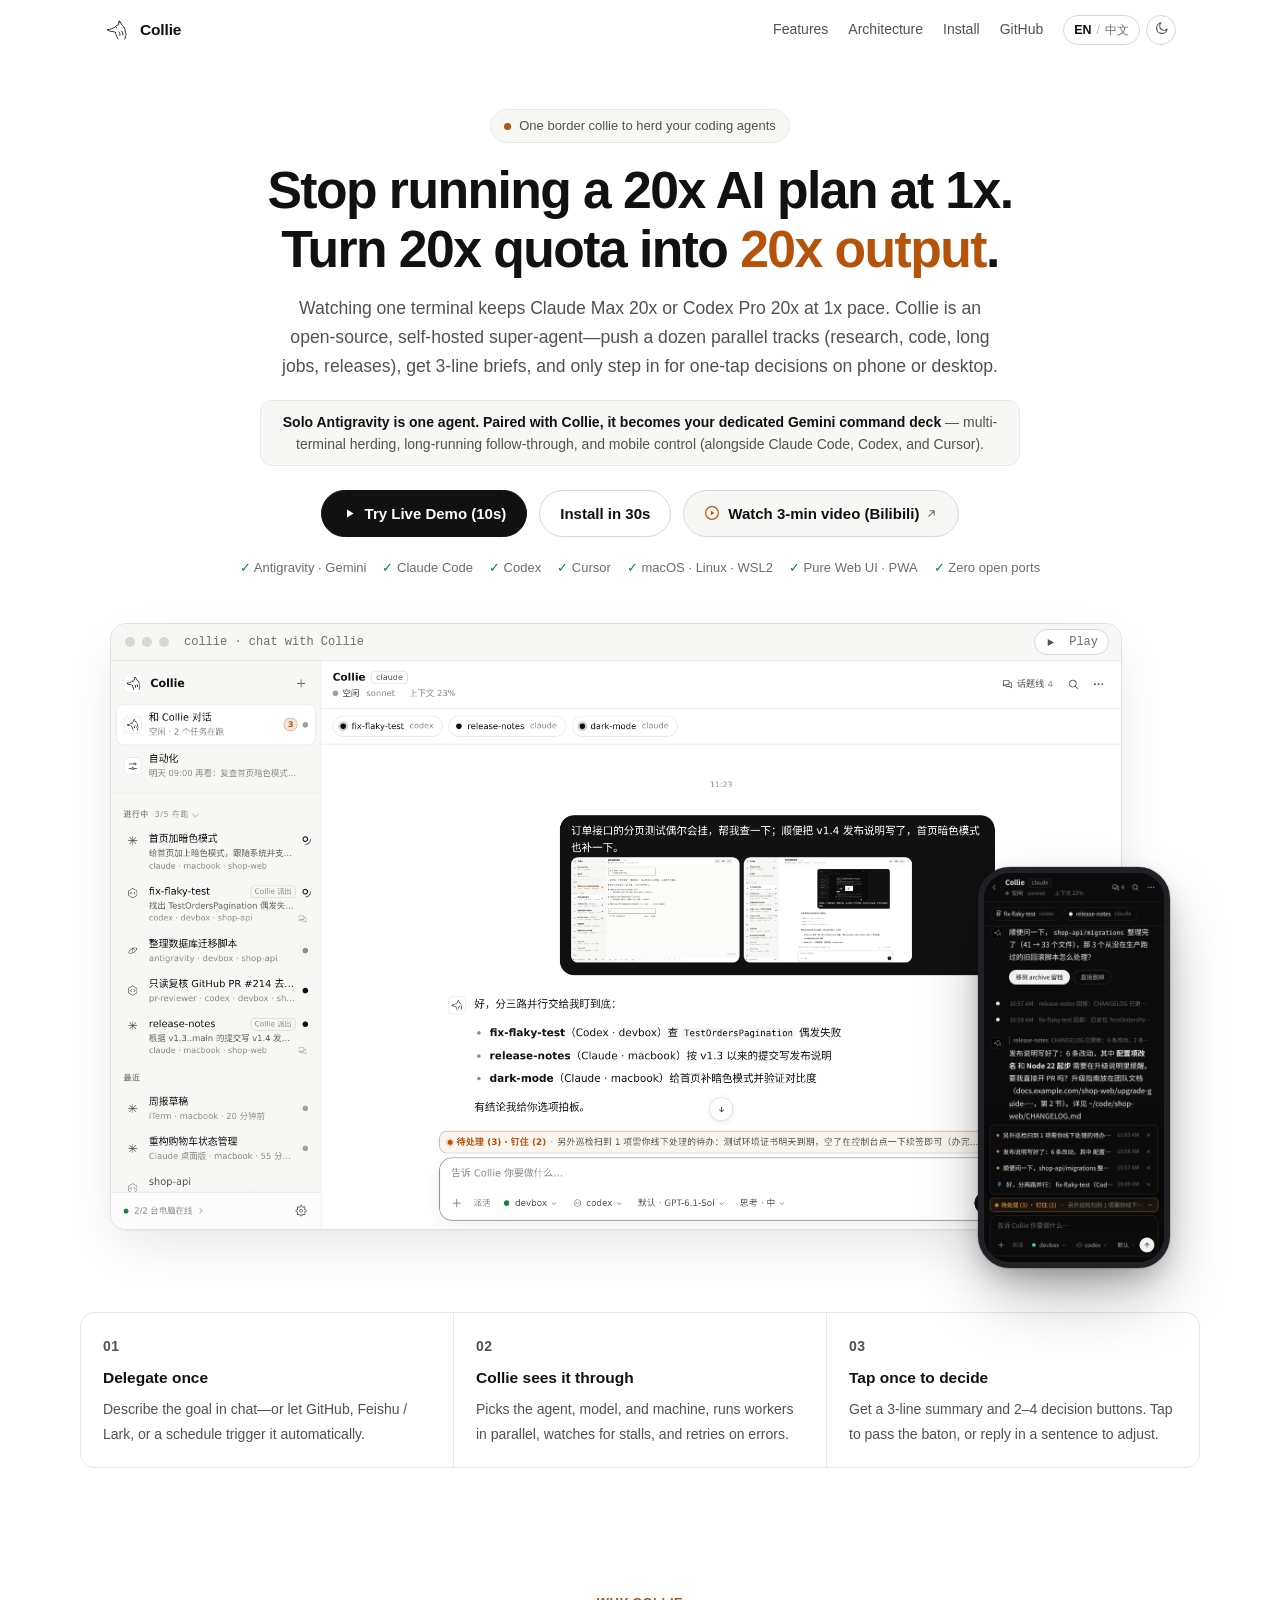
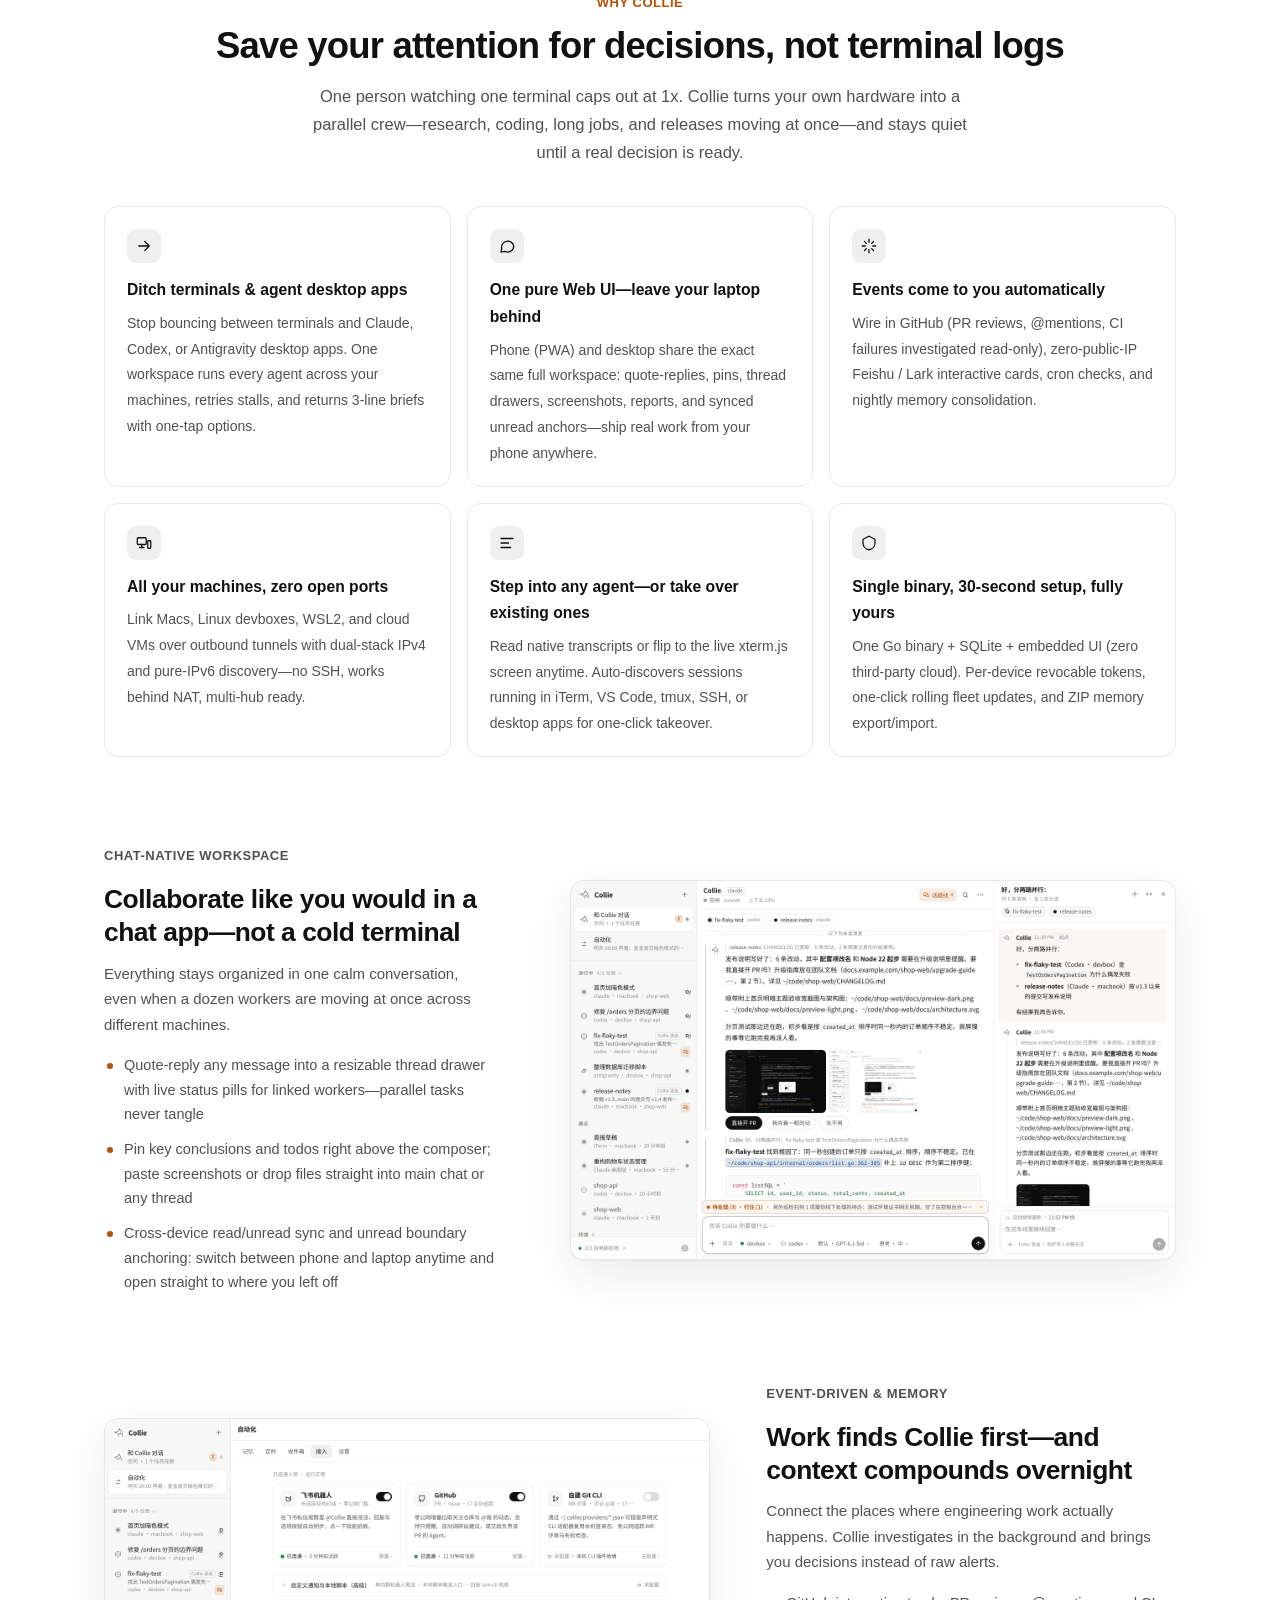
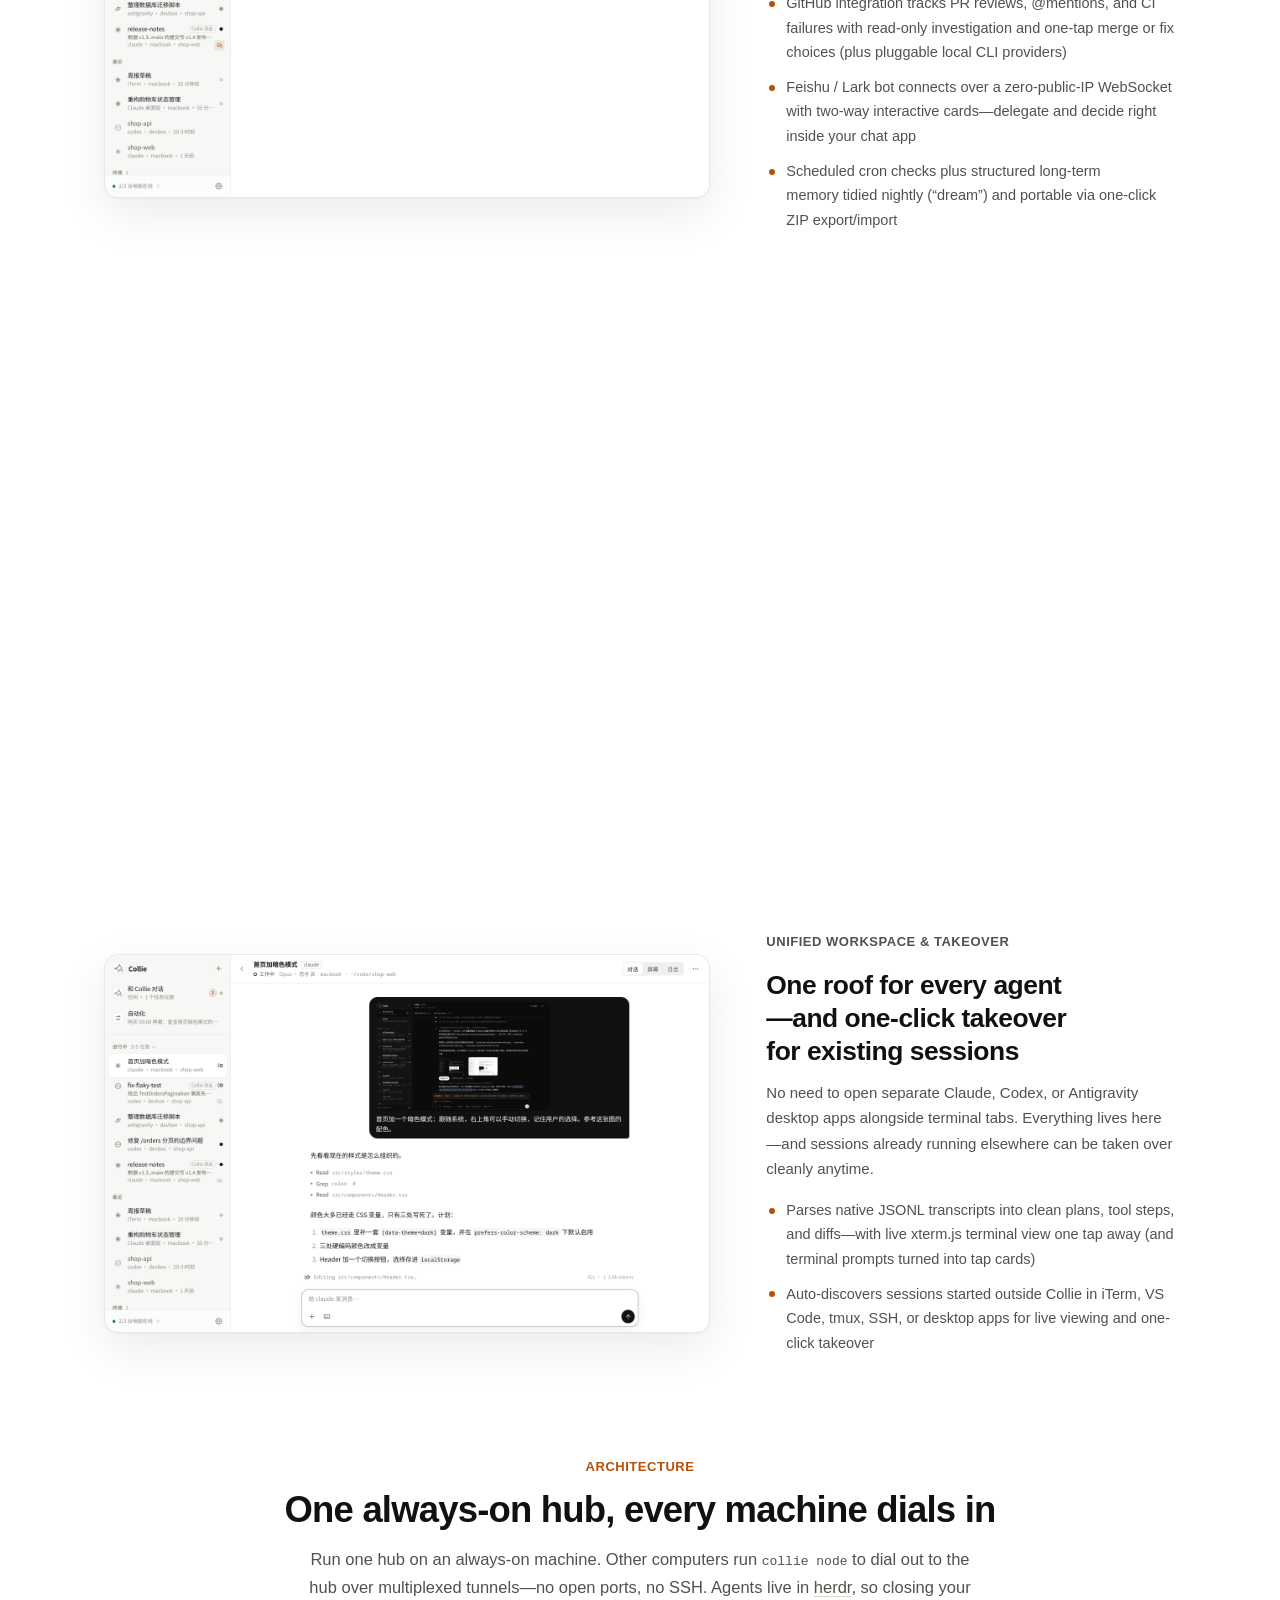
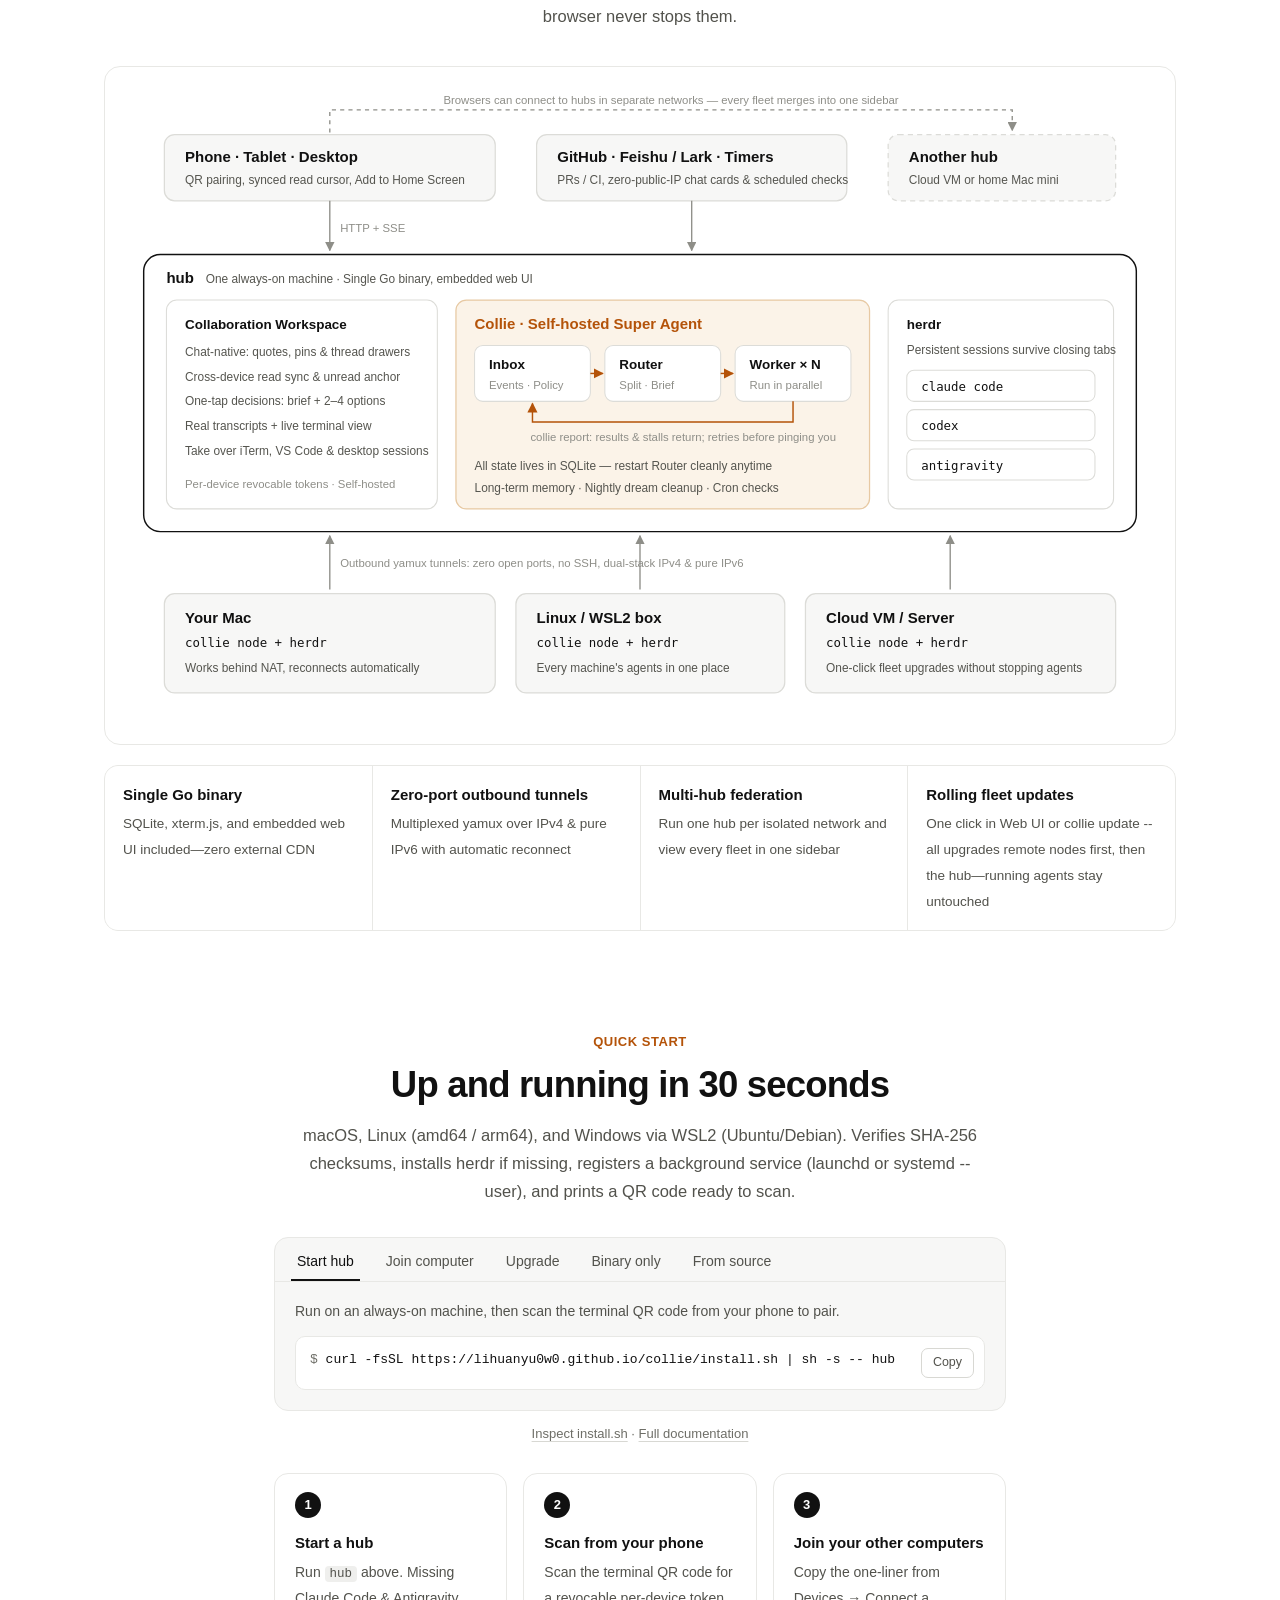
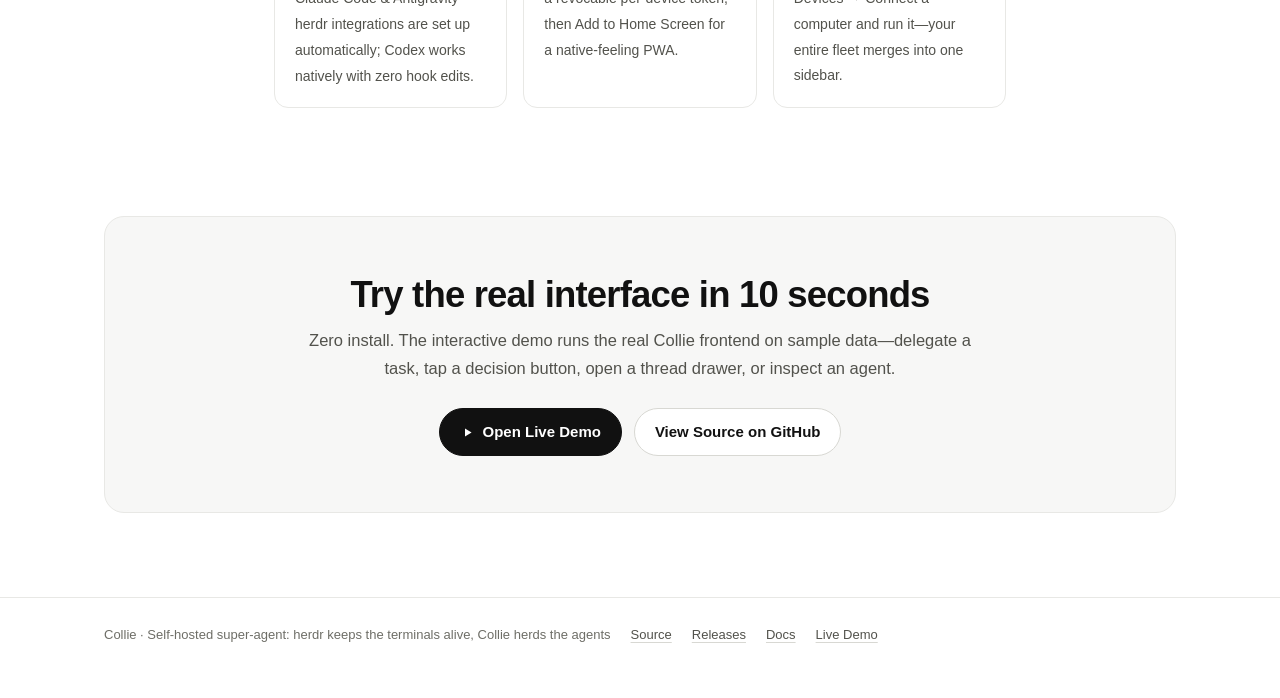
<file: docs/index.html>
<!DOCTYPE html>
<html lang="en" class="js">
<head>
<meta charset="utf-8">
<meta name="viewport" content="width=device-width, initial-scale=1.0, viewport-fit=cover">
<meta name="color-scheme" content="light dark">
<script>
try {
  var t = localStorage.getItem("collie-theme");
  if (t === "light" || t === "dark") document.querySelector('meta[name="color-scheme"]').content = t;
} catch (e) {}
window.onerror = function () { document.documentElement.classList.remove("js"); };
</script>
<title>Collie · Turn Your 20x AI Plan into 20x Output — Self-Hosted Super Agent</title>
<meta name="description" content="Stop running a 20x AI plan at 1x. Collie is an open-source, self-hosted super-agent herding Antigravity, Claude Code, Codex, and Cursor across machines—pushing a dozen parallel tracks and returning 3-line briefs with one-tap decisions in one pure Web UI.">
<link rel="canonical" href="https://lihuanyu0w0.github.io/collie/">
<meta property="og:type" content="website">
<meta property="og:site_name" content="Collie">
<meta property="og:url" content="https://lihuanyu0w0.github.io/collie/">
<meta property="og:title" content="Collie — Turn Your 20x AI Plan into 20x Output">
<meta property="og:description" content="Watching one terminal at a time keeps Claude Max 20x or Codex Pro 20x at 1x output. Collie runs a dozen parallel agent tracks across your machines and delivers 3-line briefs with one-tap decisions on phone and desktop.">
<meta property="og:image" content="https://lihuanyu0w0.github.io/collie/img/hero-light.png">
<meta property="og:image:width" content="1920">
<meta property="og:image:height" content="1080">
<meta property="og:image:alt" content="Collie workspace showing parallel Claude Code and Codex workers reporting back with a concise brief and one-tap decision buttons">
<meta name="twitter:card" content="summary_large_image">
<meta name="twitter:title" content="Collie — Turn Your 20x AI Plan into 20x Output">
<meta name="twitter:description" content="Stop running a 20x AI plan at 1x. Herd Antigravity, Claude Code, Codex, and Cursor in parallel—3-line briefs and one-tap decisions on phone and desktop.">
<meta name="twitter:image" content="https://lihuanyu0w0.github.io/collie/img/hero-light.png">
<meta name="twitter:image:alt" content="Collie workspace showing parallel Claude Code and Codex workers reporting back with a concise brief and one-tap decision buttons">
<link rel="icon" href="icon.svg" type="image/svg+xml">
<style>
:root {
  --bg-light: #ffffff; --bg-2-light: #f7f7f6; --bg-3-light: #efefed;
  --line-light: #e8e8e5; --line-2-light: #d8d8d3;
  --fg-light: #111111; --fg-2-light: #52524c; --fg-3-light: #6e6e67;
  --accent-light: #111111; --on-accent-light: #ffffff;
  --ok-light: #15803d; --attn-light: #b45309; --attn-soft-light: #fbf3e8;
  --shadow-light: 0 1px 2px rgba(0,0,0,.04), 0 16px 48px rgba(0,0,0,.08);
  --frame-border-light: #e2e2dd;
  --frame-shadow-light: 0 1px 2px rgba(0,0,0,.04), 0 20px 56px -8px rgba(0,0,0,.10);
  --phone-bezel-light: #18181b;
  --phone-shadow-light: 0 0 0 1px rgba(17,17,17,.14), 0 12px 28px -6px rgba(0,0,0,.24), 0 32px 68px -12px rgba(0,0,0,.34);

  --bg-dark: #0b0b0c; --bg-2-dark: #131315; --bg-3-dark: #1c1c1f;
  --line-dark: #232327; --line-2-dark: #323238;
  --fg-dark: #ededeb; --fg-2-dark: #a6a6a0; --fg-3-dark: #888882;
  --accent-dark: #f2f2f0; --on-accent-dark: #0b0b0c;
  --ok-dark: #4ade80; --attn-dark: #f0a35e; --attn-soft-dark: #2a1f12;
  --shadow-dark: 0 1px 2px rgba(0,0,0,.45), 0 20px 56px rgba(0,0,0,.55);
  --frame-border-dark: rgba(255,255,255,.16);
  --frame-shadow-dark: 0 0 0 1px rgba(255,255,255,.08), 0 24px 68px rgba(0,0,0,.64);
  --phone-bezel-dark: #202026;
  --phone-shadow-dark: 0 0 0 1px rgba(255,255,255,.20), 0 14px 32px -6px rgba(0,0,0,.68), 0 36px 76px -12px rgba(0,0,0,.88);

  --bg: var(--bg-light); --bg-2: var(--bg-2-light); --bg-3: var(--bg-3-light);
  --line: var(--line-light); --line-2: var(--line-2-light);
  --fg: var(--fg-light); --fg-2: var(--fg-2-light); --fg-3: var(--fg-3-light);
  --accent: var(--accent-light); --on-accent: var(--on-accent-light);
  --ok: var(--ok-light); --attn: var(--attn-light); --attn-soft: var(--attn-soft-light);
  --shadow: var(--shadow-light);
  --frame-border: var(--frame-border-light);
  --frame-shadow: var(--frame-shadow-light);
  --phone-bezel: var(--phone-bezel-light);
  --phone-shadow: var(--phone-shadow-light);

  --target-size: 28px;
  --sans: -apple-system, BlinkMacSystemFont, "Inter", "PingFang SC", "Hiragino Sans GB", "Segoe UI", sans-serif;
  --mono: "JetBrains Mono", "SF Mono", ui-monospace, Menlo, Consolas, monospace;
  color-scheme: light dark;
}
@media (pointer: coarse) {
  :root { --target-size: 44px; }
}
@media (prefers-color-scheme: dark) {
  :root {
    --bg: var(--bg-dark); --bg-2: var(--bg-2-dark); --bg-3: var(--bg-3-dark);
    --line: var(--line-dark); --line-2: var(--line-2-dark);
    --fg: var(--fg-dark); --fg-2: var(--fg-2-dark); --fg-3: var(--fg-3-dark);
    --accent: var(--accent-dark); --on-accent: var(--on-accent-dark);
    --ok: var(--ok-dark); --attn: var(--attn-dark); --attn-soft: var(--attn-soft-dark);
    --shadow: var(--shadow-dark);
    --frame-border: var(--frame-border-dark);
    --frame-shadow: var(--frame-shadow-dark);
    --phone-bezel: var(--phone-bezel-dark);
    --phone-shadow: var(--phone-shadow-dark);
  }
}
@supports (color: light-dark(white, black)) {
  :root {
    --bg: light-dark(var(--bg-light), var(--bg-dark));
    --bg-2: light-dark(var(--bg-2-light), var(--bg-2-dark));
    --bg-3: light-dark(var(--bg-3-light), var(--bg-3-dark));
    --line: light-dark(var(--line-light), var(--line-dark));
    --line-2: light-dark(var(--line-2-light), var(--line-2-dark));
    --fg: light-dark(var(--fg-light), var(--fg-dark));
    --fg-2: light-dark(var(--fg-2-light), var(--fg-2-dark));
    --fg-3: light-dark(var(--fg-3-light), var(--fg-3-dark));
    --accent: light-dark(var(--accent-light), var(--accent-dark));
    --on-accent: light-dark(var(--on-accent-light), var(--on-accent-dark));
    --ok: light-dark(var(--ok-light), var(--ok-dark));
    --attn: light-dark(var(--attn-light), var(--attn-dark));
    --attn-soft: light-dark(var(--attn-soft-light), var(--attn-soft-dark));
    --frame-border: light-dark(var(--frame-border-light), var(--frame-border-dark));
    --phone-bezel: light-dark(var(--phone-bezel-light), var(--phone-bezel-dark));
  }
}
:root:has(> head > meta[name="color-scheme"][content="dark"]) {
  color-scheme: dark;
  --shadow: var(--shadow-dark);
  --frame-shadow: var(--frame-shadow-dark);
  --phone-shadow: var(--phone-shadow-dark);
}
:root:has(> head > meta[name="color-scheme"][content="light"]) {
  color-scheme: light;
  --shadow: var(--shadow-light);
  --frame-shadow: var(--frame-shadow-light);
  --phone-shadow: var(--phone-shadow-light);
}
@supports not (color: light-dark(white, black)) {
  :root:has(> head > meta[name="color-scheme"][content="dark"]) {
    --bg: var(--bg-dark); --bg-2: var(--bg-2-dark); --bg-3: var(--bg-3-dark);
    --line: var(--line-dark); --line-2: var(--line-2-dark);
    --fg: var(--fg-dark); --fg-2: var(--fg-2-dark); --fg-3: var(--fg-3-dark);
    --accent: var(--accent-dark); --on-accent: var(--on-accent-dark);
    --ok: var(--ok-dark); --attn: var(--attn-dark); --attn-soft: var(--attn-soft-dark);
    --frame-border: var(--frame-border-dark);
    --phone-bezel: var(--phone-bezel-dark);
  }
  :root:has(> head > meta[name="color-scheme"][content="light"]) {
    --bg: var(--bg-light); --bg-2: var(--bg-2-light); --bg-3: var(--bg-3-light);
    --line: var(--line-light); --line-2: var(--line-2-light);
    --fg: var(--fg-light); --fg-2: var(--fg-2-light); --fg-3: var(--fg-3-light);
    --accent: var(--accent-light); --on-accent: var(--on-accent-light);
    --ok: var(--ok-light); --attn: var(--attn-light); --attn-soft: var(--attn-soft-light);
    --frame-border: var(--frame-border-light);
    --phone-bezel: var(--phone-bezel-light);
  }
}

/* Light/dark & language non-color media branching */
.only-dark, .ic-to-light { display: none; }
.only-light, .ic-to-dark { display: block; }
@media (prefers-color-scheme: dark) {
  :root:has(> head > meta[name="color-scheme"][content="light dark"]) .only-light,
  :root:has(> head > meta[name="color-scheme"][content="light dark"]) .ic-to-dark { display: none; }
  :root:has(> head > meta[name="color-scheme"][content="light dark"]) .only-dark,
  :root:has(> head > meta[name="color-scheme"][content="light dark"]) .ic-to-light { display: block; }
}
:root:has(> head > meta[name="color-scheme"][content="dark"]) .only-light,
:root:has(> head > meta[name="color-scheme"][content="dark"]) .ic-to-dark { display: none; }
:root:has(> head > meta[name="color-scheme"][content="dark"]) .only-dark,
:root:has(> head > meta[name="color-scheme"][content="dark"]) .ic-to-light { display: block; }

/* Invert monochrome Collie brand SVG in dark mode */
@media (prefers-color-scheme: dark) {
  :root:has(> head > meta[name="color-scheme"][content="light dark"]) .brand img { filter: invert(1); }
}
:root:has(> head > meta[name="color-scheme"][content="dark"]) .brand img { filter: invert(1); }

/* Language-specific architecture diagrams */
html[lang^="zh"] .lang-only-en { display: none; }
html:not([lang^="zh"]) .lang-only-zh { display: none; }

* { box-sizing: border-box; }
html {
  -webkit-text-size-adjust: 100%;
  scroll-behavior: smooth;
  scroll-padding-top: calc(72px + env(safe-area-inset-top, 0px));
}
body {
  margin: 0;
  background: var(--bg);
  color: var(--fg);
  font: 0.9375rem/1.7 var(--sans);
  font-variant-numeric: tabular-nums;
  overflow-wrap: break-word;
}
a { color: inherit; text-underline-offset: 3px; text-decoration-color: var(--line-2); overflow-wrap: anywhere; }
a:hover { text-decoration-color: currentColor; }
:where(a:any-link, button):focus-visible { outline: 2px solid var(--fg); outline-offset: 2px; }
code, pre { font-family: var(--mono); font-size: 0.8125rem; overflow-wrap: anywhere; }
img, video { max-inline-size: 100%; block-size: auto; display: block; }
h1, h2, h3 { text-wrap: balance; }
p, .feature li, .point span { text-wrap: pretty; }

.wrap {
  max-width: 1120px;
  margin: 0 auto;
  padding-inline: max(24px, env(safe-area-inset-left, 0px), env(safe-area-inset-right, 0px));
}
.narrow { max-width: 780px; }

.visually-hidden:where(:not(:focus-within, :active)) {
  position: absolute !important;
  clip-path: inset(50%) !important;
  overflow: hidden !important;
  width: 1px !important;
  height: 1px !important;
  margin: -1px !important;
  padding: 0 !important;
  border: 0 !important;
  white-space: nowrap !important;
}
.skip-link:focus-visible {
  position: fixed; top: 10px; left: 12px; z-index: 50;
  padding: 8px 14px; border-radius: 8px;
  background: var(--accent); color: var(--on-accent); text-decoration: none;
  font-size: 0.875rem; font-weight: 600;
}

/* Header */
header.top {
  position: sticky; top: 0; z-index: 20;
  padding-top: env(safe-area-inset-top, 0px);
  background: color-mix(in srgb, var(--bg) 86%, transparent);
  backdrop-filter: saturate(1.4) blur(14px);
  -webkit-backdrop-filter: saturate(1.4) blur(14px);
  border-bottom: 1px solid transparent;
  transition: border-color .15s ease;
}
header.top.scrolled { border-bottom-color: var(--line); }
header.top .wrap {
  display: flex; align-items: center; justify-content: space-between;
  gap: 12px; min-block-size: 60px; padding-block: 8px;
}
.brand {
  display: inline-flex; align-items: center; gap: 10px;
  font-weight: 650; font-size: 0.96875rem; letter-spacing: -.01em;
  text-decoration: none; flex: none; min-block-size: var(--target-size);
}
.brand img { width: 26px; height: 26px; }
nav { display: flex; align-items: center; gap: 20px; min-inline-size: 0; }
nav a {
  display: inline-flex; align-items: center;
  min-block-size: var(--target-size);
  color: var(--fg-2); text-decoration: none; font-size: 0.875rem;
}
nav a:hover { color: var(--fg); }
.controls { display: inline-flex; align-items: center; gap: 6px; flex: none; }
.ctrl {
  display: inline-flex; align-items: center; justify-content: center; gap: 4px;
  min-block-size: max(30px, var(--target-size)); min-inline-size: max(30px, var(--target-size));
  padding: 4px 10px; border-radius: 999px; border: 1px solid var(--line-2);
  background: transparent; color: var(--fg-2);
  font: 0.78rem/1 var(--sans); font-weight: 500; cursor: pointer;
  transition: background .15s ease, color .15s ease, border-color .15s ease;
}
.ctrl:hover { background: var(--bg-3); color: var(--fg); border-color: var(--fg-3); }
.lang-btn .sep { opacity: .4; margin: 0 1px; }
.lang-btn[data-lang="en"] .lang-en,
.lang-btn[data-lang="zh"] .lang-zh { color: var(--fg); font-weight: 650; }
.lang-btn[data-lang="en"] .lang-zh,
.lang-btn[data-lang="zh"] .lang-en { color: var(--fg-3); }
.theme-btn { padding: 4px; }
.theme-btn svg { width: 15px; height: 15px; stroke: currentColor; fill: none; stroke-width: 1.8; stroke-linecap: round; stroke-linejoin: round; }

.btn {
  display: inline-flex; align-items: center; justify-content: center; gap: 8px;
  text-decoration: none; font-size: 0.9375rem; font-weight: 560;
  padding: 10px 20px; min-block-size: 44px; border-radius: 999px;
  border: 1px solid var(--line-2); color: var(--fg); background: var(--bg);
  transition: transform .15s ease, background .15s ease, border-color .15s ease;
}
.btn:hover { background: var(--bg-3); border-color: var(--fg-3); transform: translateY(-1px); }
.btn.primary { background: var(--accent); color: var(--on-accent); border-color: var(--accent); }
.btn.primary:hover { background: var(--accent); opacity: .9; }
.btn.video { background: var(--bg-2); }
.btn.video:hover { background: var(--bg-3); }
.btn svg { width: 15px; height: 15px; flex: none; }
.btn.video .ic-play { width: 16px; height: 16px; color: var(--attn); }
.btn.video .ic-ext { width: 13px; height: 13px; color: var(--fg-3); margin-inline-start: -2px; transition: transform .15s ease, color .15s ease; }
.btn.video:hover .ic-ext { color: var(--fg); transform: translate(1.5px, -1.5px); }

/* Hero */
.hero { padding: 48px 0 24px; text-align: center; }
.eyebrow {
  display: inline-flex; align-items: center; gap: 8px;
  padding: 5px 13px; border-radius: 999px;
  border: 1px solid var(--line); background: var(--bg-2);
  font-size: 0.8125rem; font-weight: 500; color: var(--fg-2);
}
.eyebrow i {
  width: 7px; height: 7px; border-radius: 50%;
  background: var(--attn); flex: none;
}
h1 {
  font-size: clamp(2rem, 1.35rem + 2.35vw, 3.35rem);
  line-height: 1.13; letter-spacing: -.03em;
  margin: 18px auto 16px; font-weight: 700; max-width: 960px;
}
h1:focus { outline: none; }
h1 em { font-style: normal; color: var(--attn); white-space: nowrap; }
.lede {
  font-size: clamp(0.98rem, 0.93rem + 0.25vw, 1.1rem);
  line-height: 1.66; color: var(--fg-2);
  margin: 0 auto; max-width: 720px;
}
.hero-callout {
  margin: 18px auto 0; max-width: 760px;
  padding: 10px 18px; border-radius: 12px;
  border: 1px solid var(--line); background: var(--bg-2);
  font-size: 0.875rem; line-height: 1.58; color: var(--fg-2);
  text-wrap: pretty;
}
.hero-callout strong { color: var(--fg); font-weight: 600; }
.cta { display: flex; gap: 12px; justify-content: center; flex-wrap: wrap; margin-top: 24px; }
.proof {
  display: flex; gap: 6px 16px; justify-content: center; flex-wrap: wrap;
  margin-top: 20px; font-size: 0.8125rem; color: var(--fg-3);
}
.proof span::before { content: "✓ "; color: var(--ok); }

/* Hero media showcase — 16:9 light desktop stage + staggered dark break-out phone */
.stage {
  position: relative;
  margin: 44px auto 0;
  max-width: 1060px;
  padding-inline-end: 48px;
  padding-bottom: 38px;
}
.frame {
  color-scheme: only light;
  border-radius: 16px; overflow: hidden;
  border: 1px solid var(--frame-border); box-shadow: var(--frame-shadow);
  background: var(--bg-light);
  color: var(--fg-light);
}
.frame .bar {
  display: flex; align-items: center; gap: 7px;
  min-block-size: 36px; padding: 5px 12px 5px 14px;
  border-bottom: 1px solid var(--line-light); background: var(--bg-2-light);
}
.frame .bar i { width: 10px; height: 10px; border-radius: 50%; background: var(--line-2-light); flex: none; }
.frame .bar span { margin-inline-start: 8px; font-size: 0.75rem; color: var(--fg-3-light); font-family: var(--mono); }
.media-toggle {
  margin-inline-start: auto;
  display: inline-flex; align-items: center; gap: 5px;
  min-block-size: 26px; padding: 3px 10px;
  border-radius: 999px; border: 1px solid var(--line-2-light);
  background: var(--bg-light); color: var(--fg-2-light);
  font: 0.72rem/1 var(--sans); font-weight: 500; cursor: pointer;
  transition: background .15s ease, border-color .15s ease, color .15s ease;
}
.media-toggle:hover {
  background: var(--bg-3-light); border-color: var(--fg-3-light); color: var(--fg-light);
}
.media-toggle:focus-visible { outline: 2px solid var(--fg-light); outline-offset: 2px; }
.media-toggle svg { width: 11px; height: 11px; flex: none; }
.media-toggle [hidden] { display: none; }
@media (pointer: coarse) {
  .media-toggle { min-block-size: 34px; padding: 5px 12px; }
}
.stage-media { position: relative; background: var(--bg-light); }
.stage-media img,
.stage-media video {
  width: 100%; aspect-ratio: 16 / 9; object-fit: cover; object-position: top;
}
.stage-phone {
  color-scheme: only dark;
  position: absolute; inset-inline-end: 0; inset-block-end: 0; z-index: 2;
  width: 192px; border-radius: 32px; corner-shape: squircle;
  border: 6px solid var(--phone-bezel);
  box-shadow: var(--phone-shadow); overflow: hidden;
  background: var(--bg-dark); color: var(--fg-dark);
}
@media (prefers-reduced-motion: no-preference) and (hover: hover) {
  .stage-phone { transition: transform .32s cubic-bezier(.22, 1, .36, 1); }
  .stage-phone:hover { transform: translateY(-4px); }
}
.stage-phone img { width: 100%; aspect-ratio: 390 / 844; object-fit: cover; object-position: top; }

/* Flow strip (3-step mental model right below hero) */
.loop {
  display: grid; grid-template-columns: repeat(3, 1fr); gap: 1px;
  background: var(--line); border: 1px solid var(--line);
  border-radius: 14px; overflow: hidden; margin-top: 44px; text-align: left;
}
.loop-step { background: var(--bg); padding: 20px 22px; }
.loop-num {
  display: inline-block; font-size: 0.75rem; font-weight: 600;
  color: var(--attn); letter-spacing: .04em; margin-bottom: 6px;
}
.loop-step b { display: block; font-size: 0.96875rem; margin-bottom: 4px; }
.loop-step span { color: var(--fg-2); font-size: 0.875rem; }

/* Sections */
section { padding: 100px 0 0; }
.kicker {
  font-size: 0.8125rem; font-weight: 600; color: var(--attn);
  letter-spacing: .04em; text-transform: uppercase; margin: 0 0 10px;
}
html[lang^="zh"] .kicker { text-transform: none; letter-spacing: .02em; }
h2 {
  font-size: clamp(1.65rem, 1.32rem + 1.2vw, 2.3rem);
  line-height: 1.2; margin: 0 0 14px; font-weight: 680; letter-spacing: -.022em;
}
.sub { color: var(--fg-2); font-size: 1.03125rem; margin: 0; max-width: 680px; }
.center { text-align: center; }
.center .sub { margin: 0 auto; }

.points { display: grid; grid-template-columns: repeat(3, 1fr); gap: 16px; margin-top: 40px; }
.point {
  border: 1px solid var(--line); border-radius: 14px;
  padding: 22px 22px 20px; background: var(--bg);
}
.point .ic {
  width: 34px; height: 34px; border-radius: 9px;
  display: grid; place-items: center; background: var(--bg-3); margin-bottom: 14px;
}
.point .ic svg {
  width: 18px; height: 18px; stroke: var(--fg); fill: none;
  stroke-width: 1.7; stroke-linecap: round; stroke-linejoin: round;
}
.point b { display: block; font-size: 0.98rem; margin-bottom: 6px; }
.point span { color: var(--fg-2); font-size: 0.875rem; }

/* Deep-dive feature rows */
.feature {
  display: grid; grid-template-columns: 1fr 1.48fr;
  gap: 56px; align-items: center; margin-top: 88px;
}
.feature.flip { grid-template-columns: 1.48fr 1fr; }
.feature.flip .text { order: 2; }
.feature h3 {
  font-size: clamp(1.375rem, 1.18rem + 0.65vw, 1.65rem);
  line-height: 1.24; margin: 0 0 12px; letter-spacing: -.018em;
}
.feature p { color: var(--fg-2); margin: 0 0 16px; }
.feature ul { margin: 0; padding: 0; list-style: none; display: grid; gap: 10px; }
.feature li { color: var(--fg-2); font-size: 0.90625rem; padding-left: 20px; position: relative; }
.feature li::before {
  content: ""; position: absolute; left: 3px; top: .68em;
  width: 6px; height: 6px; border-radius: 50%; background: var(--attn);
}
.shot {
  border-radius: 14px; overflow: hidden;
  border: 1px solid var(--line); box-shadow: var(--shadow);
  background: var(--bg-2);
}
.shot img { width: 100%; aspect-ratio: 16 / 10; object-fit: cover; object-position: top; }
.duo { display: flex; gap: 18px; justify-content: center; align-items: flex-start; }
.duo .phone-card {
  width: 47%; max-width: 248px;
  border-radius: 32px; corner-shape: squircle; border: 6px solid var(--phone-bezel);
  box-shadow: var(--phone-shadow); overflow: hidden; background: var(--bg);
}
.duo .phone-card img { width: 100%; aspect-ratio: 390 / 844; object-fit: cover; object-position: top; }

/* Architecture */
.arch {
  margin-top: 36px; border: 1px solid var(--line);
  border-radius: 16px; padding: 18px; background: var(--bg);
}
.arch img { width: 100%; border-radius: 8px; }
.facts {
  display: grid; grid-template-columns: repeat(4, 1fr); gap: 1px;
  background: var(--line); border: 1px solid var(--line);
  border-radius: 14px; overflow: hidden; margin-top: 20px;
}
.facts div { background: var(--bg); padding: 16px 18px; }
.facts b { display: block; font-size: 0.9375rem; margin-bottom: 3px; }
.facts span { color: var(--fg-2); font-size: 0.84375rem; }

/* Install tabs (accessible, hidden="until-found" safe: no padding/border on panel element itself) */
.install {
  margin: 32px 0 8px; border: 1px solid var(--line);
  border-radius: 14px; overflow: hidden; background: var(--bg-2); text-align: left;
}
.tabs {
  display: flex; gap: 4px; padding: 6px 8px 0;
  border-bottom: 1px solid var(--line); overflow-x: auto;
  scroll-snap-type: inline proximity;
}
.tabs button {
  position: relative; flex: none; scroll-snap-align: start;
  appearance: none; border: 0; background: transparent; cursor: pointer;
  padding: 9px 14px 11px; min-block-size: max(36px, var(--target-size));
  font: 0.875rem/1.2 var(--sans); font-weight: 500; color: var(--fg-2); white-space: nowrap;
}
.tabs button:hover { color: var(--fg); }
.tabs button[aria-selected="true"] { color: var(--fg); }
.tabs button[aria-selected="true"]::after {
  content: ""; position: absolute; inset: auto 8px 0;
  border-block-end: 2px solid var(--fg);
}
.panel-body { padding: 18px 20px 20px; }
.panel-body p { margin: 0 0 12px; font-size: 0.875rem; color: var(--fg-2); }
.cmd {
  display: flex; align-items: flex-start; gap: 10px;
  background: var(--bg); border: 1px solid var(--line);
  border-radius: 10px; padding: 11px 10px 11px 14px;
}
.cmd pre { margin: 0; flex: 1; min-inline-size: 0; white-space: pre-wrap; overflow-wrap: anywhere; line-height: 1.6; padding-top: 2px; }
.cmd pre::before { content: "$ "; color: var(--fg-3); }
.cmd pre.multi::before { content: none; }
.copy {
  appearance: none; background: transparent; cursor: pointer; flex: none;
  min-block-size: max(30px, var(--target-size));
  font: 0.78rem/1 var(--sans); font-weight: 500; color: var(--fg-2);
  border: 1px solid var(--line-2); border-radius: 7px; padding: 4px 11px;
}
.copy:hover { color: var(--fg); background: var(--bg-3); }
.copy.done { color: var(--ok); border-color: currentColor; }
.note { font-size: 0.8125rem; color: var(--fg-3); margin: 12px 2px 0; }
.steps {
  list-style: none; padding: 0; margin: 28px 0 0; counter-reset: s;
  display: grid; grid-template-columns: repeat(3, 1fr); gap: 16px; text-align: left;
}
.steps li { counter-increment: s; border: 1px solid var(--line); border-radius: 14px; padding: 18px 20px; }
.steps li::before {
  content: counter(s); width: 26px; height: 26px; border-radius: 50%;
  background: var(--fg); color: var(--bg); display: grid; place-items: center;
  font-size: 0.8125rem; font-weight: 600; margin-bottom: 12px;
}
.steps b { display: block; font-weight: 600; margin-bottom: 4px; }
.steps span { color: var(--fg-2); font-size: 0.875rem; }
.steps code { background: var(--bg-3); padding: 1px 5px; border-radius: 4px; font-size: 0.78125rem; }

/* Final CTA & Footer */
.final {
  margin: 108px 0 0; padding: 56px 24px;
  border-radius: 20px; background: var(--bg-2); border: 1px solid var(--line);
  text-align: center;
}
.final h2 { margin-bottom: 10px; }
.final .sub { margin: 0 auto 26px; }
.final .cta { margin-top: 0; }

footer {
  border-top: 1px solid var(--line); margin-top: 84px;
  padding: 26px 0 calc(52px + env(safe-area-inset-bottom, 0px));
  color: var(--fg-3); font-size: 0.8125rem;
}
footer .wrap { display: flex; flex-wrap: wrap; gap: 8px 20px; align-items: center; }
footer a { color: var(--fg-2); }

/* Progressive scroll reveal */
.js .reveal { opacity: 0; transform: translateY(14px); transition: opacity .55s ease, transform .55s ease; }
.reveal.in { opacity: 1; transform: none; }
@media (prefers-reduced-motion: reduce) {
  .js .reveal { opacity: 1; transform: none; transition: none; }
  .btn, .btn.video .ic-ext { transition: none; }
  html { scroll-behavior: auto; }
}

@media (max-width: 960px) {
  .points { grid-template-columns: 1fr 1fr; }
  .loop { grid-template-columns: 1fr; }
  .feature, .feature.flip { grid-template-columns: 1fr; gap: 28px; margin-top: 68px; }
  .feature.flip .text { order: 0; }
  .facts { grid-template-columns: 1fr 1fr; }
  .steps { grid-template-columns: 1fr; }
  .stage { padding-inline-end: 28px; padding-bottom: 26px; }
  .stage-phone { width: 146px; border-width: 5px; border-radius: 24px; }
}
@media (max-width: 640px) {
  .wrap { padding-inline: max(16px, env(safe-area-inset-left, 0px), env(safe-area-inset-right, 0px)); }
  nav a.hide-s { display: none; }
  nav { gap: 10px; }
  .ctrl { padding: 4px 8px; font-size: 0.75rem; }
  .hero { padding: 36px 0 12px; }
  .stage { margin-top: 32px; padding-inline-end: 0; padding-bottom: 0; }
  .stage-phone { display: none; }
  section { padding-top: 72px; }
  .points { grid-template-columns: 1fr; }
  .duo { gap: 12px; }
  .duo .phone-card { width: 48%; border-width: 4px; border-radius: 22px; }
  .facts { grid-template-columns: 1fr; }
  .final { padding: 40px 18px; margin-top: 76px; }
}
</style>
</head>
<body>
<a href="#content" class="skip-link visually-hidden" data-i18n="skip_link">Skip to main content</a>
<header class="top" id="top">
  <div class="wrap">
    <a class="brand" href="./"><img src="icon.svg" width="26" height="26" alt="">Collie</a>
    <nav aria-label="Primary" data-i18n-aria="nav_label">
      <a class="hide-s" href="#features" data-i18n="nav_features">Features</a>
      <a class="hide-s" href="#arch" data-i18n="nav_arch">Architecture</a>
      <a href="#install" data-i18n="nav_install">Install</a>
      <a href="https://github.com/lihuanyu0w0/collie">GitHub</a>
      <div class="controls">
        <button type="button" class="ctrl lang-btn" id="lang-toggle" data-lang="en" aria-label="EN / 中文 — Switch to Chinese"><span class="lang-en" lang="en">EN</span><span class="sep" aria-hidden="true">/</span><span class="lang-zh" lang="zh-CN">中文</span></button>
        <button type="button" class="ctrl theme-btn" id="theme-toggle">
          <span class="ic-to-dark">
            <svg viewBox="0 0 24 24" aria-hidden="true"><path d="M21 12.8A8.5 8.5 0 1 1 11.2 3a6.7 6.7 0 0 0 9.8 9.8z"/></svg>
            <span class="visually-hidden" data-i18n="theme_to_dark">Switch to dark theme</span>
          </span>
          <span class="ic-to-light">
            <svg viewBox="0 0 24 24" aria-hidden="true"><circle cx="12" cy="12" r="4"/><path d="M12 2v2M12 20v2M4.9 4.9l1.4 1.4M17.7 17.7l1.4 1.4M2 12h2M20 12h2M4.9 19.1l1.4-1.4M17.7 6.3l1.4-1.4"/></svg>
            <span class="visually-hidden" data-i18n="theme_to_light">Switch to light theme</span>
          </span>
        </button>
      </div>
    </nav>
  </div>
</header>

<main>
  <div class="wrap hero">
    <div class="eyebrow"><i aria-hidden="true"></i><span data-i18n="hero_eyebrow">One border collie to herd your coding agents</span></div>
    <h1 id="content" tabindex="-1" data-i18n-html="hero_h1">Stop running a 20x AI plan at 1x.<br>Turn 20x quota into <em>20x output</em>.</h1>
    <p class="lede" data-i18n="hero_lede">Watching one terminal keeps Claude Max 20x or Codex Pro 20x at 1x pace. Collie is an open-source, self-hosted super-agent—push a dozen parallel tracks (research, code, long jobs, releases), get 3-line briefs, and only step in for one-tap decisions on phone or desktop.</p>
    <p class="hero-callout" data-i18n-html="hero_gemini"><strong>Solo Antigravity is one agent. Paired with Collie, it becomes your dedicated Gemini command deck</strong> — multi-terminal herding, long-running follow-through, and mobile control (alongside Claude Code, Codex, and Cursor).</p>
    <div class="cta">
      <a class="btn primary" href="demo/">
        <svg viewBox="0 0 24 24" fill="currentColor" aria-hidden="true"><path d="M8 5.5v13l10.5-6.5z"/></svg><span data-i18n="cta_demo">Try Live Demo (10s)</span></a>
      <a class="btn" href="#install" data-i18n="cta_install">Install in 30s</a>
      <a class="btn video" href="https://www.bilibili.com/video/BV1a41EziEsE/" target="_blank" rel="noopener noreferrer">
        <svg class="ic-play" viewBox="0 0 24 24" aria-hidden="true"><circle cx="12" cy="12" r="9.5" fill="none" stroke="currentColor" stroke-width="1.75"/><path d="M10.2 8.7v6.6l5.4-3.3z" fill="currentColor"/></svg><span data-i18n="cta_video">Watch 3-min video (Bilibili)</span><svg class="ic-ext" viewBox="0 0 24 24" fill="none" stroke="currentColor" stroke-width="2" stroke-linecap="round" stroke-linejoin="round" aria-hidden="true"><path d="M7 17L17 7M9 7h8v8"/></svg></a>
    </div>
    <div class="proof">
      <span>Antigravity · Gemini</span>
      <span>Claude Code</span>
      <span>Codex</span>
      <span>Cursor</span>
      <span>macOS · Linux · WSL2</span>
      <span data-i18n="proof_web">Pure Web UI · PWA</span>
      <span data-i18n="proof_ports">Zero open ports</span>
    </div>

    <!-- Primary media slot: silent looping hero showcase + staggered mobile decision view -->
    <div class="stage reveal" data-media-slot="hero-showcase">
      <div class="frame">
        <div class="bar">
          <i></i><i></i><i></i><span data-i18n="stage_bar">collie · chat with Collie</span>
          <button type="button" class="media-toggle" id="hero-video-toggle" aria-controls="hero-video" aria-label="Pause looping demo video">
            <svg class="ic-pause" viewBox="0 0 16 16" fill="currentColor" aria-hidden="true"><rect x="3" y="2.5" width="3.5" height="11" rx="1"/><rect x="9.5" y="2.5" width="3.5" height="11" rx="1"/></svg>
            <svg class="ic-play" viewBox="0 0 16 16" fill="currentColor" aria-hidden="true" hidden><path d="M4 2.8v10.4L13 8z"/></svg>
            <span class="media-toggle-label" data-i18n="video_pause">Pause</span>
          </button>
        </div>
        <div class="stage-media" id="hero-media">
          <video id="hero-video" autoplay muted loop playsinline preload="metadata" poster="img/hero-light.png" width="1920" height="1080" aria-label="Collie workspace: parallel Claude Code and Codex workers report back with a concise brief and one-tap decision buttons" data-i18n-aria="hero_img_alt">
            <source src="img/hero-demo.mp4" type="video/mp4">
            <img src="img/hero-light.png" width="1920" height="1080" alt="Collie workspace: parallel Claude Code and Codex workers report back with a concise brief and one-tap decision buttons" data-i18n-alt="hero_img_alt">
          </video>
        </div>
      </div>
      <div class="stage-phone">
        <img src="img/phone-decision-dark.png" width="780" height="1688" decoding="async" alt="Mobile Collie view in dark mode showing a concise report, one-tap decision buttons, and expanded pending tray" data-i18n-alt="phone_decision_alt">
      </div>
    </div>

    <div class="loop reveal">
      <div class="loop-step">
        <span class="loop-num">01</span>
        <b data-i18n="loop1_t">Delegate once</b>
        <span data-i18n="loop1_d">Describe the goal in chat—or let GitHub, Feishu / Lark, or a schedule trigger it automatically.</span>
      </div>
      <div class="loop-step">
        <span class="loop-num">02</span>
        <b data-i18n="loop2_t">Collie sees it through</b>
        <span data-i18n="loop2_d">Picks the agent, model, and machine, runs workers in parallel, watches for stalls, and retries on errors.</span>
      </div>
      <div class="loop-step">
        <span class="loop-num">03</span>
        <b data-i18n="loop3_t">Tap once to decide</b>
        <span data-i18n="loop3_d">Get a 3-line summary and 2–4 decision buttons. Tap to pass the baton, or reply in a sentence to adjust.</span>
      </div>
    </div>
  </div>

  <section id="features">
    <div class="wrap">
      <div class="center reveal">
        <p class="kicker" data-i18n="why_kicker">Why Collie</p>
        <h2 data-i18n="why_h2">Save your attention for decisions, not terminal logs</h2>
        <p class="sub" data-i18n="why_sub">One person watching one terminal caps out at 1x. Collie turns your own hardware into a parallel crew—research, coding, long jobs, and releases moving at once—and stays quiet until a real decision is ready.</p>
      </div>
      <div class="points">
        <div class="point reveal"><div class="ic"><svg viewBox="0 0 24 24" aria-hidden="true"><path d="M5 12h14M13 6l6 6-6 6"/></svg></div>
          <b data-i18n="p1_title">Ditch terminals &amp; agent desktop apps</b><span data-i18n="p1_body">Stop bouncing between terminals and Claude, Codex, or Antigravity desktop apps. One workspace runs every agent across your machines, retries stalls, and returns 3-line briefs with one-tap options.</span></div>
        <div class="point reveal"><div class="ic"><svg viewBox="0 0 24 24" aria-hidden="true"><path d="M21 12a8 8 0 0 1-11.6 7.1L4 20l1-4.6A8 8 0 1 1 21 12z"/></svg></div>
          <b data-i18n="p2_title">One pure Web UI—leave your laptop behind</b><span data-i18n="p2_body">Phone (PWA) and desktop share the exact same full workspace: quote-replies, pins, thread drawers, screenshots, reports, and synced unread anchors—ship real work from your phone anywhere.</span></div>
        <div class="point reveal"><div class="ic"><svg viewBox="0 0 24 24" aria-hidden="true"><path d="M12 3v4M12 17v4M3 12h4M17 12h4M6 6l2.5 2.5M15.5 15.5L18 18M6 18l2.5-2.5M15.5 8.5L18 6"/></svg></div>
          <b data-i18n="p3_title">Events come to you automatically</b><span data-i18n="p3_body">Wire in GitHub (PR reviews, @mentions, CI failures investigated read-only), zero-public-IP Feishu / Lark interactive cards, cron checks, and nightly memory consolidation.</span></div>
        <div class="point reveal"><div class="ic"><svg viewBox="0 0 24 24" aria-hidden="true"><rect x="3" y="5" width="12" height="9" rx="1.5"/><path d="M6 18h6M9 14v4"/><rect x="17" y="9" width="4" height="10" rx="1"/></svg></div>
          <b data-i18n="p4_title">All your machines, zero open ports</b><span data-i18n="p4_body">Link Macs, Linux devboxes, WSL2, and cloud VMs over outbound tunnels with dual-stack IPv4 and pure-IPv6 discovery—no SSH, works behind NAT, multi-hub ready.</span></div>
        <div class="point reveal"><div class="ic"><svg viewBox="0 0 24 24" aria-hidden="true"><path d="M4 6h16M4 12h10M4 18h13"/></svg></div>
          <b data-i18n="p5_title">Step into any agent—or take over existing ones</b><span data-i18n="p5_body">Read native transcripts or flip to the live xterm.js screen anytime. Auto-discovers sessions running in iTerm, VS Code, tmux, SSH, or desktop apps for one-click takeover.</span></div>
        <div class="point reveal"><div class="ic"><svg viewBox="0 0 24 24" aria-hidden="true"><path d="M12 3l8 4v5c0 4.5-3.4 8.3-8 9-4.6-.7-8-4.5-8-9V7z"/></svg></div>
          <b data-i18n="p6_title">Single binary, 30-second setup, fully yours</b><span data-i18n="p6_body">One Go binary + SQLite + embedded UI (zero third-party cloud). Per-device revocable tokens, one-click rolling fleet updates, and ZIP memory export/import.</span></div>
      </div>

      <!-- Spotlight 1: Chat-native collaboration -->
      <div class="feature reveal">
        <div class="text">
          <p class="kicker" data-i18n="f1_kicker">Chat-native workspace</p>
          <h3 data-i18n="f1_h3">Collaborate like you would in a chat app—not a cold terminal</h3>
          <p data-i18n="f1_p">Everything stays organized in one calm conversation, even when a dozen workers are moving at once across different machines.</p>
          <ul>
            <li data-i18n="f1_li1">Quote-reply any message into a resizable thread drawer with live status pills for linked workers—parallel tasks never tangle</li>
            <li data-i18n="f1_li2">Pin key conclusions and todos right above the composer; paste screenshots or drop files straight into main chat or any thread</li>
            <li data-i18n="f1_li3">Cross-device read/unread sync and unread boundary anchoring: switch between phone and laptop anytime and open straight to where you left off</li>
          </ul>
        </div>
        <div class="shot">
          <img class="only-light" src="img/thread-light.png" width="2880" height="1800" alt="Collie chat workspace with unread divider, one-tap decision options, pinned todo bar, and resizable reply-thread drawer" data-i18n-alt="f1_alt" loading="lazy">
          <img class="only-dark" src="img/thread-dark.png" width="2880" height="1800" alt="Collie chat workspace in dark mode with unread divider, one-tap decision options, pinned todo bar, and resizable reply-thread drawer" data-i18n-alt="f1_alt" loading="lazy">
        </div>
      </div>

      <!-- Spotlight 2: Events come to you -->
      <div class="feature flip reveal">
        <div class="text">
          <p class="kicker" data-i18n="f2_kicker">Event-driven &amp; Memory</p>
          <h3 data-i18n="f2_h3">Work finds Collie first—and context compounds overnight</h3>
          <p data-i18n="f2_p">Connect the places where engineering work actually happens. Collie investigates in the background and brings you decisions instead of raw alerts.</p>
          <ul>
            <li data-i18n="f2_li1">GitHub integration tracks PR reviews, @mentions, and CI failures with read-only investigation and one-tap merge or fix choices (plus pluggable local CLI providers)</li>
            <li data-i18n="f2_li2">Feishu / Lark bot connects over a zero-public-IP WebSocket with two-way interactive cards—delegate and decide right inside your chat app</li>
            <li data-i18n="f2_li3">Scheduled cron checks plus structured long-term memory tidied nightly (“dream”) and portable via one-click ZIP export/import</li>
          </ul>
        </div>
        <div class="shot">
          <img class="only-light" src="img/integrations-light.png" width="2880" height="1800" alt="Collie integrations panel showing connected Feishu/Lark zero-public-IP bot, GitHub PR/CI watcher, and custom Git CLI provider" data-i18n-alt="f2_alt" loading="lazy">
          <img class="only-dark" src="img/integrations-dark.png" width="2880" height="1800" alt="Collie integrations panel in dark mode showing connected Feishu/Lark zero-public-IP bot, GitHub PR/CI watcher, and custom Git CLI provider" data-i18n-alt="f2_alt" loading="lazy">
        </div>
      </div>

      <!-- Spotlight 3: Phone & Desktop seamless decisions -->
      <div class="feature reveal">
        <div class="text">
          <p class="kicker" data-i18n="f3_kicker">Pure Web UI · Leave Your Laptop</p>
          <h3 data-i18n="f3_h3">Identical full experience on phone and desktop—leave your laptop behind</h3>
          <p data-i18n="f3_p">Collie is one pure Web UI (Add to Home Screen as a PWA), not a stripped-down remote. Delegate tasks, read briefs, tap options, open thread drawers, and view images or reports—all from your phone on a commute or between meetings.</p>
          <ul>
            <li data-i18n="f3_li1">Full parity on mobile: send tasks, tap 2–4 decision buttons, browse bottom-sheet thread drawers, and inspect screenshots or full reports one-handed</li>
            <li data-i18n="f3_li2">Scan a QR code once to pair, then Add to Home Screen for a full PWA with silent session recovery and synced unread markers</li>
          </ul>
        </div>
        <div class="duo">
          <div class="phone-card">
            <img class="only-light" src="img/phone-decision-light.png" width="780" height="1688" alt="Mobile Collie conversation showing summary and one-tap decision buttons" data-i18n-alt="phone_decision_alt" loading="lazy">
            <img class="only-dark" src="img/phone-decision-dark.png" width="780" height="1688" alt="Mobile Collie conversation in dark mode showing summary and one-tap decision buttons" data-i18n-alt="phone_decision_alt" loading="lazy">
          </div>
          <div class="phone-card">
            <img class="only-light" src="img/phone-thread-light.png" width="780" height="1688" alt="Mobile Collie bottom-sheet reply-thread drawer with linked worker status pills" data-i18n-alt="phone_thread_alt" loading="lazy">
            <img class="only-dark" src="img/phone-thread-dark.png" width="780" height="1688" alt="Mobile Collie bottom-sheet reply-thread drawer in dark mode with linked worker status pills" data-i18n-alt="phone_thread_alt" loading="lazy">
          </div>
        </div>
      </div>

      <!-- Spotlight 4: Direct control & takeover -->
      <div class="feature flip reveal">
        <div class="text">
          <p class="kicker" data-i18n="f4_kicker">Unified Workspace &amp; Takeover</p>
          <h3 data-i18n="f4_h3">One roof for every agent—and one-click takeover for existing sessions</h3>
          <p data-i18n="f4_p">No need to open separate Claude, Codex, or Antigravity desktop apps alongside terminal tabs. Everything lives here—and sessions already running elsewhere can be taken over cleanly anytime.</p>
          <ul>
            <li data-i18n="f4_li1">Parses native JSONL transcripts into clean plans, tool steps, and diffs—with live xterm.js terminal view one tap away (and terminal prompts turned into tap cards)</li>
            <li data-i18n="f4_li2">Auto-discovers sessions started outside Collie in iTerm, VS Code, tmux, SSH, or desktop apps for live viewing and one-click takeover</li>
          </ul>
        </div>
        <div class="shot">
          <img class="only-light" src="img/agent-light.png" width="2880" height="1800" alt="Direct agent conversation view showing plan, file reads, and edits with active model in the header" data-i18n-alt="f4_alt" loading="lazy">
          <img class="only-dark" src="img/agent-dark.png" width="2880" height="1800" alt="Direct agent conversation view in dark mode showing plan, file reads, and edits with active model in the header" data-i18n-alt="f4_alt" loading="lazy">
        </div>
      </div>
    </div>
  </section>

  <section id="arch">
    <div class="wrap">
      <div class="center reveal">
        <p class="kicker" data-i18n="arch_kicker">Architecture</p>
        <h2 data-i18n="arch_h2">One always-on hub, every machine dials in</h2>
        <p class="sub" data-i18n-html="arch_sub">Run one hub on an always-on machine. Other computers run <code>collie node</code> to dial out to the hub over multiplexed tunnels—no open ports, no SSH. Agents live in <a href="https://herdr.dev">herdr</a>, so closing your browser never stops them.</p>
      </div>
      <div class="arch reveal">
        <div class="lang-only-en">
          <img class="only-light" src="img/architecture-en-light.svg" width="1000" height="620" alt="Collie architecture diagram: phones, browsers, GitHub, and Feishu/Lark connect to the hub running the workspace UI, super-agent, and herdr, while other computers join over outbound yamux tunnels" data-i18n-alt="arch_alt" loading="lazy">
          <img class="only-dark" src="img/architecture-en-dark.svg" width="1000" height="620" alt="Collie architecture diagram in dark mode" data-i18n-alt="arch_alt" loading="lazy">
        </div>
        <div class="lang-only-zh">
          <img class="only-light" src="img/architecture-light.svg" width="1000" height="620" alt="Collie 架构图：浏览器、GitHub 与飞书长连接进入 hub，hub 内置协作工作台、Super Agent 与 herdr，其他电脑通过出站隧道连入" data-i18n-alt="arch_alt" loading="lazy">
          <img class="only-dark" src="img/architecture-dark.svg" width="1000" height="620" alt="Collie 深色架构图" data-i18n-alt="arch_alt" loading="lazy">
        </div>
      </div>
      <div class="facts reveal">
        <div><b data-i18n="fact1_t">Single Go binary</b><span data-i18n="fact1_d">SQLite, xterm.js, and embedded web UI included—zero external CDN</span></div>
        <div><b data-i18n="fact2_t">Zero-port outbound tunnels</b><span data-i18n="fact2_d">Multiplexed yamux over IPv4 &amp; pure IPv6 with automatic reconnect</span></div>
        <div><b data-i18n="fact3_t">Multi-hub federation</b><span data-i18n="fact3_d">Run one hub per isolated network and view every fleet in one sidebar</span></div>
        <div><b data-i18n="fact4_t">Rolling fleet updates</b><span data-i18n="fact4_d">One click in Web UI or `collie update --all` upgrades remote nodes first, then the hub—running agents stay untouched</span></div>
      </div>
    </div>
  </section>

  <section id="install">
    <div class="wrap narrow center">
      <p class="kicker reveal" data-i18n="inst_kicker">Quick Start</p>
      <h2 class="reveal" data-i18n="inst_h2">Up and running in 30 seconds</h2>
      <p class="sub reveal" data-i18n="inst_sub">macOS, Linux (amd64 / arm64), and Windows via WSL2 (Ubuntu/Debian). Verifies SHA-256 checksums, installs herdr if missing, registers a background service (launchd or systemd --user), and prints a QR code ready to scan.</p>
      <div class="install reveal">
        <div class="tabs" role="tablist" aria-label="Installation modes" data-i18n-aria="tabs_label">
          <button type="button" role="tab" id="tab-hub" aria-selected="true" data-tab="hub" data-i18n="tab_hub">Start hub</button>
          <button type="button" role="tab" id="tab-node" aria-selected="false" tabindex="-1" data-tab="node" data-i18n="tab_node">Join computer</button>
          <button type="button" role="tab" id="tab-upgrade" aria-selected="false" tabindex="-1" data-tab="upgrade" data-i18n="tab_upgrade">Upgrade</button>
          <button type="button" role="tab" id="tab-bin" aria-selected="false" tabindex="-1" data-tab="bin" data-i18n="tab_bin">Binary only</button>
          <button type="button" role="tab" id="tab-src" aria-selected="false" tabindex="-1" data-tab="src" data-i18n="tab_src">From source</button>
        </div>
        <div class="panel" role="tabpanel" id="panel-hub" aria-labelledby="tab-hub" data-panel="hub">
          <div class="panel-body">
            <p data-i18n="p_hub">Run on an always-on machine, then scan the terminal QR code from your phone to pair.</p>
            <div class="cmd"><pre><code>curl -fsSL https://lihuanyu0w0.github.io/collie/install.sh | sh -s -- hub</code></pre><button type="button" class="copy" data-i18n="copy">Copy</button></div>
          </div>
        </div>
        <div class="panel" role="tabpanel" id="panel-node" aria-labelledby="tab-node" data-panel="node" hidden="until-found">
          <div class="panel-body">
            <p data-i18n="p_node">Run on any other computer. Copy the hub URL and pairing code from Devices → Connect a computer—dials outbound, no open ports.</p>
            <div class="cmd"><pre><code>curl -fsSL https://lihuanyu0w0.github.io/collie/install.sh | sh -s -- node --hub http://&lt;hub&gt;:7788 --code &lt;code&gt;</code></pre><button type="button" class="copy" data-i18n="copy">Copy</button></div>
          </div>
        </div>
        <div class="panel" role="tabpanel" id="panel-upgrade" aria-labelledby="tab-upgrade" data-panel="upgrade" hidden="until-found">
          <div class="panel-body">
            <p data-i18n-html="p_upgrade">Verifies SHA-256, replaces the binary atomically, and restarts active <code>systemd --user</code> / <code>launchd</code> services (alias: <code>collie upgrade</code>). Add <code>--check</code> to inspect or <code>--all</code> to upgrade the whole fleet.</p>
            <div class="cmd"><pre><code>collie update</code></pre><button type="button" class="copy" data-i18n="copy">Copy</button></div>
          </div>
        </div>
        <div class="panel" role="tabpanel" id="panel-bin" aria-labelledby="tab-bin" data-panel="bin" hidden="until-found">
          <div class="panel-body">
            <p data-i18n-html="p_bin">Install only the <code>collie</code> binary to <code>~/.local/bin</code> without registering a service.</p>
            <div class="cmd"><pre><code>curl -fsSL https://lihuanyu0w0.github.io/collie/install.sh | sh</code></pre><button type="button" class="copy" data-i18n="copy">Copy</button></div>
          </div>
        </div>
        <div class="panel" role="tabpanel" id="panel-src" aria-labelledby="tab-src" data-panel="src" hidden="until-found">
          <div class="panel-body">
            <p data-i18n-html="p_src">Requires Go 1.25+. Run the same script inside the repo to build locally; pass <code>hub</code> or <code>node --hub … --code …</code>.</p>
            <div class="cmd"><pre class="multi"><code>git clone https://github.com/lihuanyu0w0/collie.git
cd collie
sh docs/install.sh hub</code></pre><button type="button" class="copy" data-i18n="copy">Copy</button></div>
          </div>
        </div>
      </div>
      <p class="note reveal"><a href="install.sh" data-i18n="note_script">Inspect install.sh</a> · <a href="https://github.com/lihuanyu0w0/collie#readme" data-i18n="note_docs" data-readme-link>Full documentation</a></p>
      <ol class="steps">
        <li class="reveal"><b data-i18n="s1_t">Start a hub</b><span data-i18n-html="s1_d">Run <code>hub</code> above. Missing Claude Code &amp; Antigravity herdr integrations are set up automatically; Codex works natively with zero hook edits.</span></li>
        <li class="reveal"><b data-i18n="s2_t">Scan from your phone</b><span data-i18n="s2_d">Scan the terminal QR code for a revocable per-device token, then Add to Home Screen for a native-feeling PWA.</span></li>
        <li class="reveal"><b data-i18n="s3_t">Join your other computers</b><span data-i18n="s3_d">Copy the one-liner from Devices → Connect a computer and run it—your entire fleet merges into one sidebar.</span></li>
      </ol>
    </div>
  </section>

  <div class="wrap">
    <div class="final reveal">
      <h2 data-i18n="final_h2">Try the real interface in 10 seconds</h2>
      <p class="sub" data-i18n="final_sub">Zero install. The interactive demo runs the real Collie frontend on sample data—delegate a task, tap a decision button, open a thread drawer, or inspect an agent.</p>
      <div class="cta"><a class="btn primary" href="demo/"><svg viewBox="0 0 24 24" fill="currentColor" aria-hidden="true"><path d="M8 5.5v13l10.5-6.5z"/></svg><span data-i18n="final_demo">Open Live Demo</span></a><a class="btn" href="https://github.com/lihuanyu0w0/collie" data-i18n="final_gh">View Source on GitHub</a></div>
    </div>
  </div>
</main>

<footer>
  <div class="wrap">
    <span data-i18n="footer_tag">Collie · Self-hosted super-agent: herdr keeps the terminals alive, Collie herds the agents</span>
    <a href="https://github.com/lihuanyu0w0/collie" data-i18n="footer_src">Source</a>
    <a href="https://github.com/lihuanyu0w0/collie/releases" data-i18n="footer_rel">Releases</a>
    <a href="https://github.com/lihuanyu0w0/collie#readme" data-i18n="footer_docs" data-readme-link>Docs</a>
    <a href="demo/" data-i18n="footer_demo">Live Demo</a>
  </div>
</footer>
<script>
(() => {
const COPY = {
  en: {
    _lang: "en",
    _title: "Collie · Turn Your 20x AI Plan into 20x Output — Self-Hosted Super Agent",
    _readme: "https://github.com/lihuanyu0w0/collie#readme",
    _langAria: "EN / 中文 — Switch to Chinese",
    skip_link: "Skip to main content",
    nav_label: "Primary",
    nav_features: "Features",
    nav_arch: "Architecture",
    nav_install: "Install",
    theme_to_dark: "Switch to dark theme",
    theme_to_light: "Switch to light theme",
    hero_eyebrow: "One border collie to herd your coding agents",
    hero_h1: "Stop running a 20x AI plan at 1x.<br>Turn 20x quota into <em>20x output</em>.",
    hero_lede: "Watching one terminal keeps Claude Max 20x or Codex Pro 20x at 1x pace. Collie is an open-source, self-hosted super-agent—push a dozen parallel tracks (research, code, long jobs, releases), get 3-line briefs, and only step in for one-tap decisions on phone or desktop.",
    hero_gemini: "<strong>Solo Antigravity is one agent. Paired with Collie, it becomes your dedicated Gemini command deck</strong> — multi-terminal herding, long-running follow-through, and mobile control (alongside Claude Code, Codex, and Cursor).",
    cta_demo: "Try Live Demo (10s)",
    cta_install: "Install in 30s",
    cta_video: "Watch 3-min video (Bilibili)",
    proof_web: "Pure Web UI · PWA",
    proof_ports: "Zero open ports",
    stage_bar: "collie · chat with Collie",
    video_pause: "Pause",
    video_play: "Play",
    video_pause_aria: "Pause looping demo video",
    video_play_aria: "Play looping demo video",
    hero_img_alt: "Collie workspace: parallel Claude Code and Codex workers report back with a concise brief and one-tap decision buttons",
    phone_decision_alt: "Mobile Collie view showing a concise report, one-tap decision buttons, and expanded pending tray",
    phone_thread_alt: "Mobile Collie bottom-sheet reply-thread drawer with linked worker status pills",
    loop1_t: "Delegate once",
    loop1_d: "Describe the goal in chat—or let GitHub, Feishu / Lark, or a schedule trigger it automatically.",
    loop2_t: "Collie sees it through",
    loop2_d: "Picks the agent, model, and machine, runs workers in parallel, watches for stalls, and retries on errors.",
    loop3_t: "Tap once to decide",
    loop3_d: "Get a 3-line summary and 2–4 decision buttons. Tap to pass the baton, or reply in a sentence to adjust.",
    why_kicker: "Why Collie",
    why_h2: "Save your attention for decisions, not terminal logs",
    why_sub: "One person watching one terminal caps out at 1x. Collie turns your own hardware into a parallel crew—research, coding, long jobs, and releases moving at once—and stays quiet until a real decision is ready.",
    p1_title: "Ditch terminals & agent desktop apps",
    p1_body: "Stop bouncing between terminals and Claude, Codex, or Antigravity desktop apps. One workspace runs every agent across your machines, retries stalls, and returns 3-line briefs with one-tap options.",
    p2_title: "One pure Web UI—leave your laptop behind",
    p2_body: "Phone (PWA) and desktop share the exact same full workspace: quote-replies, pins, thread drawers, screenshots, reports, and synced unread anchors—ship real work from your phone anywhere.",
    p3_title: "Events come to you automatically",
    p3_body: "Wire in GitHub (PR reviews, @mentions, CI failures investigated read-only), zero-public-IP Feishu / Lark interactive cards, cron checks, and nightly memory consolidation.",
    p4_title: "All your machines, zero open ports",
    p4_body: "Link Macs, Linux devboxes, WSL2, and cloud VMs over outbound tunnels with dual-stack IPv4 and pure-IPv6 discovery—no SSH, works behind NAT, multi-hub ready.",
    p5_title: "Step into any agent—or take over existing ones",
    p5_body: "Read native transcripts or flip to the live xterm.js screen anytime. Auto-discovers sessions running in iTerm, VS Code, tmux, SSH, or desktop apps for one-click takeover.",
    p6_title: "Single binary, 30-second setup, fully yours",
    p6_body: "One Go binary + SQLite + embedded UI (zero third-party cloud). Per-device revocable tokens, one-click rolling fleet updates, and ZIP memory export/import.",
    f1_kicker: "Chat-native workspace",
    f1_h3: "Collaborate like you would in a chat app—not a cold terminal",
    f1_p: "Everything stays organized in one calm conversation, even when a dozen workers are moving at once across different machines.",
    f1_li1: "Quote-reply any message into a resizable thread drawer with live status pills for linked workers—parallel tasks never tangle",
    f1_li2: "Pin key conclusions and todos right above the composer; paste screenshots or drop files straight into main chat or any thread",
    f1_li3: "Cross-device read/unread sync and unread boundary anchoring: switch between phone and laptop anytime and open straight to where you left off",
    f1_alt: "Collie chat workspace with unread divider, one-tap decision options, pinned todo bar, and resizable reply-thread drawer",
    f2_kicker: "Event-driven & Memory",
    f2_h3: "Work finds Collie first—and context compounds overnight",
    f2_p: "Connect the places where engineering work actually happens. Collie investigates in the background and brings you decisions instead of raw alerts.",
    f2_li1: "GitHub integration tracks PR reviews, @mentions, and CI failures with read-only investigation and one-tap merge or fix choices (plus pluggable local CLI providers)",
    f2_li2: "Feishu / Lark bot connects over a zero-public-IP WebSocket with two-way interactive cards—delegate and decide right inside your chat app",
    f2_li3: "Scheduled cron checks plus structured long-term memory tidied nightly (“dream”) and portable via one-click ZIP export/import",
    f2_alt: "Collie integrations panel showing connected Feishu/Lark zero-public-IP bot, GitHub PR/CI watcher, and custom Git CLI provider",
    f3_kicker: "Pure Web UI · Leave Your Laptop",
    f3_h3: "Identical full experience on phone and desktop—leave your laptop behind",
    f3_p: "Collie is one pure Web UI (Add to Home Screen as a PWA), not a stripped-down remote. Delegate tasks, read briefs, tap options, open thread drawers, and view images or reports—all from your phone on a commute or between meetings.",
    f3_li1: "Full parity on mobile: send tasks, tap 2–4 decision buttons, browse bottom-sheet thread drawers, and inspect screenshots or full reports one-handed",
    f3_li2: "Scan a QR code once to pair, then Add to Home Screen for a full PWA with silent session recovery and synced unread markers",
    f4_kicker: "Unified Workspace & Takeover",
    f4_h3: "One roof for every agent—and one-click takeover for existing sessions",
    f4_p: "No need to open separate Claude, Codex, or Antigravity desktop apps alongside terminal tabs. Everything lives here—and sessions already running elsewhere can be taken over cleanly anytime.",
    f4_li1: "Parses native JSONL transcripts into clean plans, tool steps, and diffs—with live xterm.js terminal view one tap away (and terminal prompts turned into tap cards)",
    f4_li2: "Auto-discovers sessions started outside Collie in iTerm, VS Code, tmux, SSH, or desktop apps for live viewing and one-click takeover",
    f4_alt: "Direct agent conversation view showing plan, file reads, and edits with active model in the header",
    arch_kicker: "Architecture",
    arch_h2: "One always-on hub, every machine dials in",
    arch_sub: "Run one hub on an always-on machine. Other computers run <code>collie node</code> to dial out to the hub over multiplexed tunnels—no open ports, no SSH. Agents live in <a href=\"https://herdr.dev\">herdr</a>, so closing your browser never stops them.",
    arch_alt: "Collie architecture diagram: phones, browsers, GitHub, and Feishu/Lark connect to the hub running the workspace UI, super-agent, and herdr, while other computers join over outbound yamux tunnels",
    fact1_t: "Single Go binary",
    fact1_d: "SQLite, xterm.js, and embedded web UI included—zero external CDN",
    fact2_t: "Zero-port outbound tunnels",
    fact2_d: "Multiplexed yamux over IPv4 & pure IPv6 with automatic reconnect",
    fact3_t: "Multi-hub federation",
    fact3_d: "Run one hub per isolated network and view every fleet in one sidebar",
    fact4_t: "Rolling fleet updates",
    fact4_d: "One click in Web UI or collie update --all upgrades remote nodes first, then the hub—running agents stay untouched",
    inst_kicker: "Quick Start",
    inst_h2: "Up and running in 30 seconds",
    inst_sub: "macOS, Linux (amd64 / arm64), and Windows via WSL2 (Ubuntu/Debian). Verifies SHA-256 checksums, installs herdr if missing, registers a background service (launchd or systemd --user), and prints a QR code ready to scan.",
    tabs_label: "Installation modes",
    tab_hub: "Start hub",
    tab_node: "Join computer",
    tab_upgrade: "Upgrade",
    tab_bin: "Binary only",
    tab_src: "From source",
    p_hub: "Run on an always-on machine, then scan the terminal QR code from your phone to pair.",
    p_node: "Run on any other computer. Copy the hub URL and pairing code from Devices → Connect a computer—dials outbound, no open ports.",
    p_upgrade: "Verifies SHA-256, replaces the binary atomically, and restarts active <code>systemd --user</code> / <code>launchd</code> services (alias: <code>collie upgrade</code>). Pass <code>--check</code> to inspect or <code>--all</code> to update the whole fleet.",
    p_bin: "Install only the <code>collie</code> binary to <code>~/.local/bin</code> without registering a service.",
    p_src: "Requires Go 1.25+. Run the same script inside the repo to build locally; pass <code>hub</code> or <code>node --hub … --code …</code>.",
    copy: "Copy",
    copied: "Copied",
    note_script: "Inspect install.sh",
    note_docs: "Full documentation",
    s1_t: "Start a hub",
    s1_d: "Run <code>hub</code> above. Missing Claude Code &amp; Antigravity herdr integrations are set up automatically; Codex works natively with zero hook edits.",
    s2_t: "Scan from your phone",
    s2_d: "Scan the terminal QR code for a revocable per-device token, then Add to Home Screen for a native-feeling PWA.",
    s3_t: "Join your other computers",
    s3_d: "Copy the one-liner from Devices → Connect a computer and run it—your entire fleet merges into one sidebar.",
    final_h2: "Try the real interface in 10 seconds",
    final_sub: "Zero install. The interactive demo runs the real Collie frontend on sample data—delegate a task, tap a decision button, open a thread drawer, or inspect an agent.",
    final_demo: "Open Live Demo",
    final_gh: "View Source on GitHub",
    footer_tag: "Collie · Self-hosted super-agent: herdr keeps the terminals alive, Collie herds the agents",
    footer_src: "Source",
    footer_rel: "Releases",
    footer_docs: "Docs",
    footer_demo: "Live Demo"
  },
  zh: {
    _lang: "zh-CN",
    _title: "Collie · 买了 20x AI 订阅，别只跑出 1x 效率 — 开源自托管 Super Agent",
    _readme: "https://github.com/lihuanyu0w0/collie/blob/main/README.zh-CN.md",
    _langAria: "EN / 中文 — 切换到英文",
    skip_link: "跳至正文",
    nav_label: "主导航",
    nav_features: "特性",
    nav_arch: "架构",
    nav_install: "安装",
    theme_to_dark: "切换到深色主题",
    theme_to_light: "切换到浅色主题",
    hero_eyebrow: "养一只边牧，放牧一群 Agent",
    hero_h1: "买了 20x AI 订阅，别只跑出 1x 效率<br>让 Collie 把额度跑成 <em>20x 产出</em>",
    hero_lede: "守着单个终端盯一个 Agent，再贵的 Claude Max 20x、Codex Pro 20x 也只跑得出 1x 效率。开源自托管 Super Agent Collie 让你一个人并行推十几条线（调研、改代码、盯长任务、发版一起跑），做完只端 3 行结论和一键选项，纯 Web UI 手机电脑一致，你只管关键拍板。",
    hero_gemini: "<strong>单开 Antigravity 是单兵，套上 Collie 才是你的 Gemini 专武</strong>——把多终端并行、长任务盯盘和手机指挥全接管（同样原生支持 Claude Code、Codex 与 Cursor）。",
    cta_demo: "10 秒在线体验",
    cta_install: "30 秒一行装好",
    cta_video: "看 3 分钟介绍视频（B 站）",
    proof_web: "纯 Web UI · PWA",
    proof_ports: "免开端口",
    stage_bar: "collie · 和 Collie 对话",
    video_pause: "暂停",
    video_play: "播放",
    video_pause_aria: "暂停循环演示视频",
    video_play_aria: "播放循环演示视频",
    hero_img_alt: "Collie 工作台：并行派出的 Claude Code 与 Codex 回报进展，Collie 给出精炼结论与一键决策选项",
    phone_decision_alt: "手机端 Collie 界面：精炼结论、一键决策按钮与展开的待处理和钉住托盘",
    phone_thread_alt: "手机端 Collie 底部话题抽屉：多条分支讨论与关联 Agent 实时状态",
    loop1_t: "说清目标，放心交出去",
    loop1_d: "在对话里派活，或让 GitHub、飞书机器人与定时巡检自动把事送进来。",
    loop2_t: "Collie 并行盯到底",
    loop2_d: "自动挑模型和电脑派给多个 Agent 并行干活，盯卡点、遇错先自愈，不拿中间日志打扰你。",
    loop3_t: "点一下拍板下一棒",
    loop3_d: "做完只端上 3 行结论和 2–4 个一键选项——点一下就推进，不满意回一句话微调。",
    why_kicker: "为什么用 Collie",
    why_h2: "把注意力留给拍板，别耗在盯终端上",
    why_sub: "单人守着单终端天生卡在 1x 效率。Collie 把你各台电脑上的 Agent 组织成并行小队——调研、改代码、盯长任务、发版同时推进，只在真正值得你拍板时端到你面前。",
    p1_title: "不止终端，连 Agent 桌面端都不用开了",
    p1_body: "不用再在终端、Claude / Codex / Antigravity 桌面端间来回切窗口。一个工作台收编全部 Agent 并行干活，遇错自愈，做完只端 3 行结论和一键选项。",
    p2_title: "纯 Web UI 全端一致，出门不用背电脑",
    p2_body: "只有一套纯 Web UI（手机加主屏即 PWA），和电脑完全一致：引用、Pin、话题抽屉、看图看报告、跨端未读同步——通勤开会一部手机就能把活干完。",
    p3_title: "事件自动找上门，经验越攒越厚",
    p3_body: "接入 GitHub（PR / @提及 / CI 失败自动只读调研并给一键修复选项）、零公网飞书/Lark 双向卡片、定时巡检，外加每晚自动整理长期记忆（dream）。",
    p4_title: "跨电脑零端口互联，不配 SSH",
    p4_body: "Mac、Linux、WSL2 与云主机通过出站隧道连进同一个 hub，支持 IPv4 与纯 IPv6 双栈自动发现；藏在 NAT 后也能用，多网络可聚合多个 hub。",
    p5_title: "想看细节随时钻进去，旧会话一键接管",
    p5_body: "直读原生对话记录，随时切回实时 xterm.js 终端（顺手把终端确认框变成点选卡片）；自动发现 iTerm、VS Code、tmux 与桌面端已开会话并一键接管。",
    p6_title: "单二进制 30 秒跑起，数据全在你手里",
    p6_body: "单个 Go 程序 + SQLite + 全内嵌前端，不经任何第三方云。每台设备独立令牌随时撤销，一键全端滚动升级不打断在跑任务，记忆支持 ZIP 导出迁移。",
    f1_kicker: "聊天式协作",
    f1_h3: "像在聊天软件里和靠谱同事共事，告别冷冰冰的命令行",
    f1_p: "哪怕十几条任务跨电脑同时在跑，主会话依然干净有序——该收拢的收进话题线，该置顶的钉在眼前。",
    f1_li1: "引用任意消息自然展开可调宽话题抽屉，附带关联 Agent 实时状态胶囊，多条并行任务绝不串台",
    f1_li2: "Pin 置顶关键结论与待办清单；主会话和话题抽屉都支持直接粘贴截图、拖放文件",
    f1_li3: "跨端已读/未读同步与未读边界锚定：手机和电脑随时切，打开就停在上次未读处，既不错过汇报也不用重新翻找",
    f1_alt: "Collie 聊天工作台：展示以下为未读消息分界线、一键决策按钮、待处理钉住条与右侧话题抽屉",
    f2_kicker: "事件主动上门 · 长期记忆",
    f2_h3: "不用天天盯仓巡检，事件到了 Collie 先替你查好",
    f2_p: "把代码托管和日常聊天软件接进来。有新动态时 Collie 先做一轮只读调研，把结论和可执行选项直接推给你。",
    f2_li1: "接入 GitHub：PR 评审、@提及 与 CI 失败自动只读排查，把原因和一键合并/修复选项推到你面前（也支持本地可插拔 CLI 代码托管源）",
    f2_li2: "接入飞书 / Lark 机器人：零公网 WebSocket 长连接双向卡片，在熟悉的聊天软件里就能派活、收汇报和点按钮拍板",
    f2_li3: "定时巡检叠加长期记忆：偏好、进行中的任务和项目笔记每晚自动做梦整理（dream），支持一键 ZIP 导出迁移",
    f2_alt: "Collie 自动化接入页：展示已连通的飞书零公网长连接机器人、GitHub PR/CI 追踪与可插拔 CLI 适配器",
    f3_kicker: "纯 Web UI · 全端一致",
    f3_h3: "手机和电脑完全一致，出门根本不用背电脑",
    f3_p: "Collie 只有一套纯 Web UI（添加到主屏幕即 PWA），手机端不是阉割版遥控器，而是和电脑一模一样的完整工作台——通勤、外出、开会间隙，一部手机就能把活干完。",
    f3_li1: "发需求、看 3 行结论、点一键拍板、翻底部话题抽屉、看截图和长报告全在手机上原生搞定，告别随身背笔记本",
    f3_li2: "扫码配对一次即可，添加到主屏幕即完整 PWA，断线静默续登，已读/未读进度与电脑实时同步",
    f4_kicker: "统一工作台 · 旧会话接管",
    f4_h3: "一个工作台收编全部 Agent，本机旧会话也能随时接管",
    f4_p: "平时不用再单独打开 Claude、Codex、Antigravity 桌面端或一堆终端；就算之前在别处先开了会话，Collie 也能自动发现并一键收编。",
    f4_li1: "直接解析原生 JSONL 对话记录，看清每步计划、读文件和改动；随时切回实时 xterm.js 终端画面，遇到确认框也能顺手点过",
    f4_li2: "自动发现 iTerm、VS Code、tmux、SSH 与桌面端里原本就在跑的会话，支持实时查看和一键接管",
    f4_alt: "直接管 Agent 视图：清晰呈现计划、文件读取与代码修改，顶栏标注当前模型与所在电脑",
    arch_kicker: "架构",
    arch_h2: "一台 hub 常开，所有电脑主动连上来",
    arch_sub: "在常开的电脑上跑一个 hub，其他电脑运行 <code>collie node</code> 主动出站连入——不开端口、不配 SSH。Agent 运行在 <a href=\"https://herdr.dev\">herdr</a> 里，关掉网页照样稳跑。",
    arch_alt: "Collie 架构图：浏览器、GitHub 与飞书长连接进入 hub，hub 内置协作工作台、Super Agent 与 herdr，其他电脑通过出站隧道连入",
    fact1_t: "单个 Go 二进制",
    fact1_d: "内置 SQLite、xterm.js 与完整前端，零外部 CDN 依赖",
    fact2_t: "零端口出站隧道",
    fact2_d: "yamux 多路复用支持 IPv4 与纯 IPv6 双栈，断线自动重连",
    fact3_t: "多 hub 聚合",
    fact3_d: "互不相通的网络各跑一个，侧栏合在一处统一管理",
    fact4_t: "一键全端升级",
    fact4_d: "Web 一键或 collie update --all 先远端 node 后 hub 自动校验重启，不打断正在跑的 Agent",
    inst_kicker: "快速开始",
    inst_h2: "一行命令，30 秒跑起",
    inst_sub: "支持 macOS、Linux（amd64 / arm64）与 Windows（WSL2 Ubuntu / Debian 终端内跑同一条命令）。自动校验 SHA-256、补装 herdr、注册后台服务（launchd / systemd --user），启动即打印配对二维码。",
    tabs_label: "安装方式",
    tab_hub: "做 hub",
    tab_node: "加入电脑",
    tab_upgrade: "升级",
    tab_bin: "只装命令",
    tab_src: "从源码",
    p_hub: "在一台常开的电脑上运行，随后用手机扫终端里的二维码就能配对。",
    p_node: "在其他电脑上运行。在 hub 的「设备 → 连接一台电脑」复制地址和配对码；主动出站连接，不用开端口。",
    p_upgrade: "自动校验 SHA-256、原子替换二进制并平滑重启 <code>systemd --user</code> / <code>launchd</code> 服务（支持别名 <code>collie upgrade</code>）。只读查版本加 <code>--check</code>，一键升级全端加 <code>--all</code>。",
    p_bin: "只把 <code>collie</code> 装到 <code>~/.local/bin</code>，不注册后台服务。",
    p_src: "需要 Go 1.25+。在仓库内跑同一个脚本即可本地编译；后面可接 <code>hub</code> 或 <code>node --hub … --code …</code>。",
    copy: "复制",
    copied: "已复制",
    note_script: "查看安装脚本",
    note_docs: "完整文档",
    s1_t: "30 秒起一个 hub",
    s1_d: "跑上面的 <code>hub</code> 命令。自动补装缺失的 Claude Code 与 Antigravity 集成；Codex 无需改写全局 hook 即可原生使用。",
    s2_t: "手机扫码配对",
    s2_d: "扫终端二维码拿到独立可撤销令牌，添加到主屏幕即可像原生 app 一样使用。",
    s3_t: "把其他电脑接进来",
    s3_d: "从「设备 → 连接一台电脑」复制一行命令跑一下，所有电脑上的 Agent 立刻合进同一个侧栏。",
    final_h2: "10 秒免安装在线体验",
    final_sub: "直接跑真实 Collie 前端与模拟数据：派个任务、点一下一键决策按钮、拉出话题抽屉，感受一下不再盯终端的节奏。",
    final_demo: "打开在线体验",
    final_gh: "GitHub 查看源码",
    footer_tag: "Collie · 像养一只边牧，帮你放牧一群 AI Agent（herdr 管终端，Collie 管协作）",
    footer_src: "源码",
    footer_rel: "下载",
    footer_docs: "文档",
    footer_demo: "在线体验"
  }
};

let currentLang = "en";
const langBtn = document.getElementById("lang-toggle");
const readmeLinks = document.querySelectorAll("[data-readme-link]");

function readStored(key) {
  try { return localStorage.getItem(key); } catch { return null; }
}
function writeStored(key, val) {
  try { val == null ? localStorage.removeItem(key) : localStorage.setItem(key, val); } catch {}
}

function detectInitialLang() {
  const saved = readStored("collie-lang");
  if (saved === "zh" || saved === "en") return saved;
  return /^zh(?:[-_]|$)/i.test(navigator.language || "") ? "zh" : "en";
}

function applyLang(lang) {
  currentLang = lang === "zh" ? "zh" : "en";
  const dict = COPY[currentLang];
  document.documentElement.lang = dict._lang;
  document.title = dict._title;
  langBtn.dataset.lang = currentLang;
  langBtn.setAttribute("aria-label", dict._langAria);
  readmeLinks.forEach((a) => { a.href = dict._readme; });

  document.querySelectorAll("[data-i18n]").forEach((el) => {
    const k = el.dataset.i18n;
    if (k in dict) el.textContent = dict[k];
  });
  document.querySelectorAll("[data-i18n-html]").forEach((el) => {
    const k = el.dataset.i18nHtml;
    if (k in dict) el.innerHTML = dict[k];
  });
  document.querySelectorAll("[data-i18n-alt]").forEach((el) => {
    const k = el.dataset.i18nAlt;
    if (k in dict) el.alt = dict[k];
  });
  document.querySelectorAll("[data-i18n-aria]").forEach((el) => {
    const k = el.dataset.i18nAria;
    if (k in dict) el.setAttribute("aria-label", dict[k]);
  });
  syncVideoToggleUI();
}

/* Hero looping video pause/play control + prefers-reduced-motion handling */
const heroVideo = document.getElementById("hero-video");
const heroVideoToggle = document.getElementById("hero-video-toggle");
const reducedMotionMQ = window.matchMedia("(prefers-reduced-motion: reduce)");

function syncVideoToggleUI() {
  if (!heroVideo || !heroVideoToggle) return;
  const dict = COPY[currentLang];
  const paused = heroVideo.paused;
  const label = heroVideoToggle.querySelector(".media-toggle-label");
  const icPause = heroVideoToggle.querySelector(".ic-pause");
  const icPlay = heroVideoToggle.querySelector(".ic-play");
  if (label) label.textContent = paused ? dict.video_play : dict.video_pause;
  if (icPause) icPause.toggleAttribute("hidden", paused);
  if (icPlay) icPlay.toggleAttribute("hidden", !paused);
  heroVideoToggle.setAttribute("aria-label", paused ? dict.video_play_aria : dict.video_pause_aria);
}

if (heroVideo && heroVideoToggle) {
  if (reducedMotionMQ.matches) {
    heroVideo.removeAttribute("autoplay");
    heroVideo.pause();
  }
  reducedMotionMQ.addEventListener?.("change", (e) => {
    if (e.matches) heroVideo.pause();
    syncVideoToggleUI();
  });
  heroVideoToggle.addEventListener("click", () => {
    if (heroVideo.paused) {
      heroVideo.play().catch(() => {});
    } else {
      heroVideo.pause();
    }
    syncVideoToggleUI();
  });
  heroVideo.addEventListener("play", syncVideoToggleUI);
  heroVideo.addEventListener("pause", syncVideoToggleUI);
}

applyLang(detectInitialLang());
langBtn.addEventListener("click", () => {
  const next = currentLang === "zh" ? "en" : "zh";
  writeStored("collie-lang", next);
  applyLang(next);
});

/* Two-state color-scheme toggle backed by <meta name="color-scheme"> */
const schemeMeta = document.querySelector('meta[name="color-scheme"]');
const darkMQ = window.matchMedia("(prefers-color-scheme: dark)");
const themeBtn = document.getElementById("theme-toggle");

function renderedScheme() {
  const saved = readStored("collie-theme");
  if (saved === "light" || saved === "dark") return saved;
  return darkMQ.matches ? "dark" : "light";
}
function syncSchemeMeta() {
  const saved = readStored("collie-theme");
  schemeMeta.content = (saved === "light" || saved === "dark") ? saved : "light dark";
}
themeBtn.addEventListener("click", () => {
  const target = renderedScheme() === "dark" ? "light" : "dark";
  const sys = darkMQ.matches ? "dark" : "light";
  if (target === sys) {
    writeStored("collie-theme", null);
    schemeMeta.content = "light dark";
  } else {
    writeStored("collie-theme", target);
    schemeMeta.content = target;
  }
});

window.addEventListener("storage", (e) => {
  if (e.key === "collie-theme") syncSchemeMeta();
  if (e.key === "collie-lang") applyLang(detectInitialLang());
});

/* Accessible install tabs with keyboard navigation and find-in-page (beforematch) sync */
const tabButtons = Array.from(document.querySelectorAll('.tabs [role="tab"]'));
const tabPanels = Array.from(document.querySelectorAll('.panel[role="tabpanel"]'));

function activateTab(btn, moveFocus) {
  tabButtons.forEach((x) => {
    const active = x === btn;
    x.setAttribute("aria-selected", String(active));
    x.tabIndex = active ? 0 : -1;
  });
  tabPanels.forEach((p) => {
    if (p.dataset.panel === btn.dataset.tab) {
      p.removeAttribute("hidden");
    } else {
      p.setAttribute("hidden", "until-found");
    }
  });
  btn.scrollIntoView({ block: "nearest", inline: "nearest" });
  if (moveFocus) btn.focus();
}

tabButtons.forEach((b, idx) => {
  b.addEventListener("click", () => activateTab(b, false));
  b.addEventListener("keydown", (e) => {
    let next = -1;
    if (e.key === "ArrowRight") next = (idx + 1) % tabButtons.length;
    else if (e.key === "ArrowLeft") next = (idx - 1 + tabButtons.length) % tabButtons.length;
    else if (e.key === "Home") next = 0;
    else if (e.key === "End") next = tabButtons.length - 1;
    if (next >= 0) {
      e.preventDefault();
      activateTab(tabButtons[next], true);
    }
  });
});

tabPanels.forEach((p) => {
  p.addEventListener("beforematch", () => {
    const btn = tabButtons.find((b) => b.dataset.tab === p.dataset.panel);
    if (btn) activateTab(btn, false);
  });
});

document.querySelectorAll(".copy").forEach((b) => b.addEventListener("click", async () => {
  const text = b.previousElementSibling.textContent;
  try { await navigator.clipboard.writeText(text); }
  catch {
    const t = document.createElement("textarea"); t.value = text; document.body.append(t); t.select();
    document.execCommand("copy"); t.remove();
  }
  b.textContent = COPY[currentLang].copied;
  b.classList.add("done");
  setTimeout(() => {
    b.textContent = COPY[currentLang].copy;
    b.classList.remove("done");
  }, 1500);
}));

const bar = document.getElementById("top");
addEventListener("scroll", () => bar.classList.toggle("scrolled", scrollY > 8), { passive: true });
const io = "IntersectionObserver" in window ? new IntersectionObserver((es) => es.forEach((e) => { if (e.isIntersecting) { e.target.classList.add("in"); io.unobserve(e.target); } }), { rootMargin: "0px 0px -8% 0px" }) : null;
document.querySelectorAll(".reveal").forEach((el) => io ? io.observe(el) : el.classList.add("in"));
})();
</script>
</body>
</html>
</file>
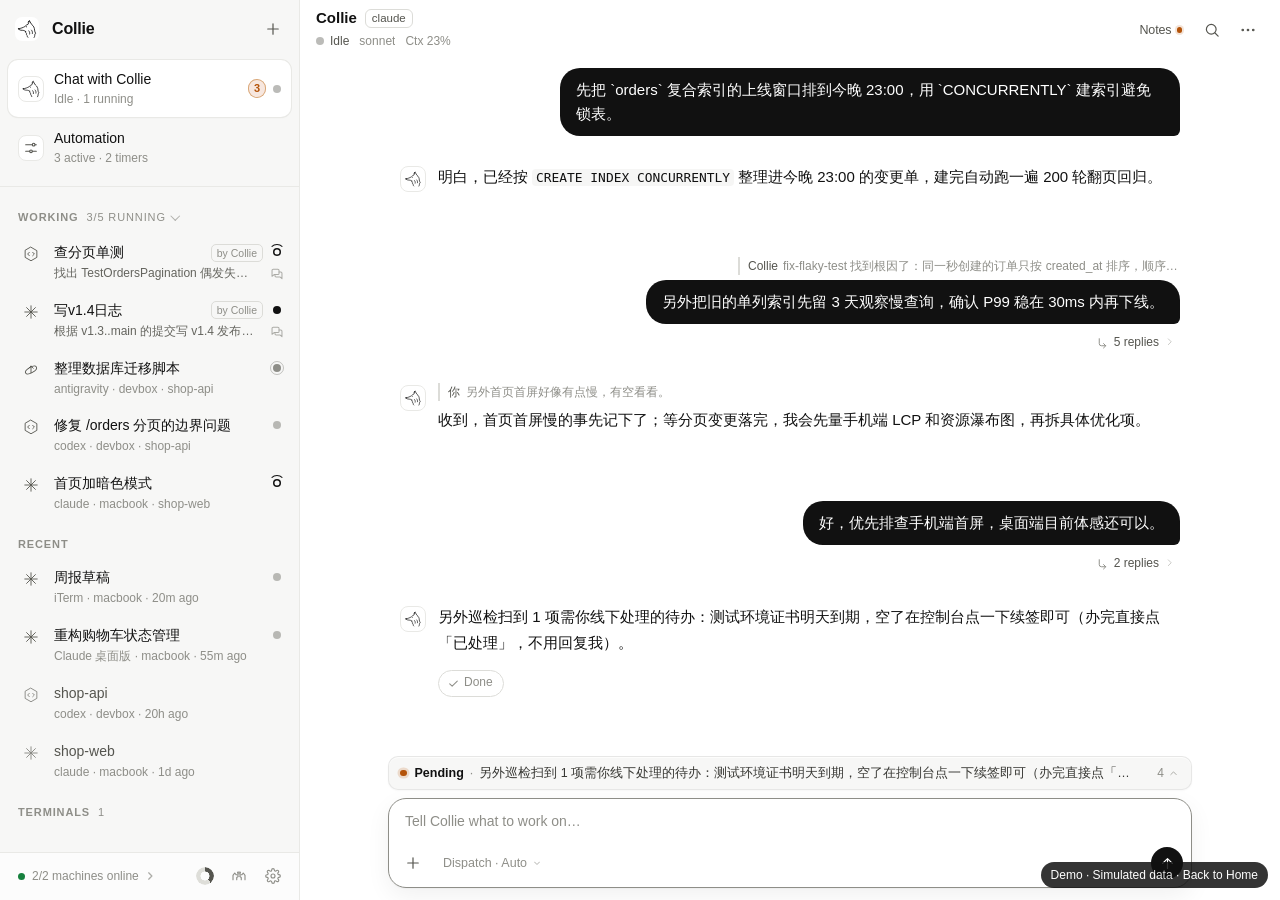
<file: docs/demo/index.html>
<!doctype html>
<html lang="zh-CN">
<head>
  <meta charset="utf-8">
  <meta name="viewport" content="width=device-width, initial-scale=1, viewport-fit=cover, interactive-widget=resizes-content">
  <meta name="color-scheme" content="light dark">
  <meta name="theme-color" content="#ffffff" media="(prefers-color-scheme: light)" data-theme-color="light">
  <meta name="theme-color" content="#111113" media="(prefers-color-scheme: dark)" data-theme-color="dark">
  <meta name="mobile-web-app-capable" content="yes">
  <meta name="apple-mobile-web-app-capable" content="yes">
  <meta name="apple-mobile-web-app-status-bar-style" content="default">
  <meta name="apple-mobile-web-app-title" content="Collie">
  <title>Collie 演示</title>
  <link rel="icon" href="icon.svg" type="image/svg+xml">
  <link rel="apple-touch-icon" sizes="180x180" href="apple-touch-icon.png">
  <link rel="stylesheet" href="app.css">
  <link rel="stylesheet" href="quota.css">
  <script>
    // Apply this device's look & language before first paint (see 偏好设置).
    try {
      const g = (k) => JSON.parse(localStorage.getItem("collie." + k) || "null");
      const t = g("theme"), a = g("accent"), x = g("text");
      if (t === "light" || t === "dark") {
        document.documentElement.dataset.theme = t;
        const cs = document.querySelector('meta[name="color-scheme"]');
        if (cs) cs.content = t;
        const tc = t === "dark" ? "#111113" : "#ffffff";
        document.querySelectorAll('meta[name="theme-color"]').forEach((m, i) => {
          if (i === 0) {
            m.removeAttribute("media");
            m.content = tc;
          } else {
            m.setAttribute("media", "not all");
            m.content = tc;
          }
        });
      }
      if (a === "cobalt" || a === "pine" || a === "ink") document.documentElement.dataset.accent = a;
      if (x === "small" || x === "large") document.documentElement.dataset.text = x;
      let lp = "auto";
      const rawLang = localStorage.getItem("collie.lang");
      if (rawLang) {
        try { lp = JSON.parse(rawLang); } catch { lp = rawLang; }
      }
      if (lp !== "zh" && lp !== "en" && lp !== "auto") lp = "auto";
      const navLang = (navigator.language || (navigator.languages && navigator.languages[0]) || "").toLowerCase();
      const effLang = lp === "auto" ? (/^zh(?:[-_]|$)/.test(navLang) ? "zh" : "en") : lp;
      document.documentElement.lang = effLang === "en" ? "en" : "zh-CN";
      document.documentElement.dataset.lang = effLang;
      document.documentElement.dataset.langPref = lp;
    } catch {}
  </script>
</head>
<body>

<!-- ───────────── sign in ───────────── -->
<section id="login" class="login" hidden>
  <form class="login-card" id="login-form">
    <img src="icon.svg" alt="" class="login-mark">
    <h1>Collie</h1>
    <p class="muted" data-i18n-html="login.descHtml">手机：扫 hub 终端里的二维码，或在已登录的设备上打开「设备 → 连接手机」。<br>也可以输入配对码或访问令牌。</p>
    <p class="login-tip" id="login-tip" data-i18n="login.pwaTip" hidden>桌面图标与浏览器登录态独立，请在此直接输入新生成的 8 位配对码或主令牌。</p>
    <label for="login-token" class="visually-hidden" data-i18n="login.tokenLabel">配对码或访问令牌</label>
    <input id="login-token" name="token" type="password" autocomplete="current-password" autocorrect="off" autocapitalize="none" spellcheck="false" enterkeyhint="go" data-i18n-placeholder="login.tokenPlaceholder" placeholder="配对码或访问令牌" aria-describedby="login-tip login-error" required>
    <button class="btn primary block" type="submit" data-i18n="login.submit">进入</button>
    <p class="login-error" id="login-error" role="alert" aria-live="polite"></p>
  </form>
</section>

<!-- ───────────── app ───────────── -->
<div id="app" class="app" hidden>

  <div class="side-scrim" id="side-scrim" aria-hidden="true"></div>
  <aside class="side">
    <div class="side-full" id="side-full">
      <header class="side-head">
        <div class="brand-wrap">
          <button type="button" class="brand-toggle" id="side-toggle-btn" data-toggle-side data-i18n-title="side.collapseKey" data-i18n-aria="side.collapse" title="收起侧栏 (⌘\)" aria-label="收起侧栏" aria-pressed="false">
            <img class="bt-logo" src="icon.svg" alt="">
            <svg class="bt-ico" viewBox="0 0 24 24" aria-hidden="true"><rect x="3" y="4" width="18" height="16" rx="2.5"/><path d="M9 4v16"/></svg>
          </button>
          <a class="brand-name" href="#/collie" data-i18n-title="side.brandHome" title="回到 Collie 主会话">Collie</a>
        </div>
        <div class="side-head-acts">
          <button type="button" class="icon-btn" id="new-btn" data-i18n-title="side.newAgent" data-i18n-aria="side.newAgent" title="新建 Agent" aria-label="新建 Agent">
            <svg viewBox="0 0 24 24" aria-hidden="true"><path d="M12 5v14M5 12h14"/></svg>
          </button>
        </div>
      </header>

      <nav class="side-nav" data-i18n-aria="side.primaryNav" aria-label="主导航">
        <a class="nav-item" id="nav-collie" href="#/collie">
          <span class="nav-ico"><img src="icon.svg" alt=""></span>
          <span class="body"><div class="name" data-i18n="side.chatCollie">和 Collie 对话</div><div class="sub" id="nav-collie-sub" data-i18n="collie.st.asleep">休眠中</div></span>
          <span class="nav-right"><span class="count-pill attn" id="nav-pending" hidden></span><span class="dot" id="nav-collie-dot"></span></span>
        </a>
        <a class="nav-item" id="nav-auto" href="#/auto" data-i18n-title="side.autoTitle" title="自动化 · 接入与定时">
          <span class="nav-ico"><svg viewBox="0 0 24 24" aria-hidden="true"><path d="M4 7h10M4 17h6M18 7h2M14 17h6"/><circle cx="16" cy="7" r="2"/><circle cx="12" cy="17" r="2"/></svg></span>
          <span class="body"><div class="name" data-i18n="side.auto">自动化</div><div class="sub" id="nav-auto-sub" data-i18n="side.autoSubDefault">接入与定时</div></span>
          <span class="nav-right"><span class="count-pill attn" id="nav-int-err" hidden></span><span class="count-pill" id="nav-queue" hidden></span></span>
        </a>
      </nav>

      <div class="side-scroll">
        <section class="group" id="attention-group" hidden>
          <h2 data-i18n="side.needsYou">需要你</h2>
          <ul class="list attn" id="attention"></ul>
        </section>
        <details class="group" id="live-group" open>
          <summary data-i18n-lead="side.working"><h2>工作中 <span class="count" id="live-count"></span></h2></summary>
          <ul class="list" id="live-list"></ul>
        </details>
        <section class="group" id="recent-group" hidden>
          <h2 data-i18n="side.recent">最近</h2>
          <ul class="list" id="recent-list"></ul>
        </section>
        <details class="group" id="shell-group">
          <summary data-i18n-lead="side.terminals"><h2>终端 <span class="count" id="shell-count"></span></h2></summary>
          <ul class="list" id="shells"></ul>
        </details>
      </div>

      <div class="local-app" id="local-app" hidden>
        <a href="#" id="local-app-open"><svg viewBox="0 0 24 24"><rect x="3" y="4" width="18" height="14" rx="2.5"/><path d="M3 8h18M8 21h8"/></svg><span data-i18n="side.openLocalApp">在 Collie app 中打开</span></a>
        <button class="icon-btn" id="local-app-x" data-i18n-title="side.dismissLocalApp" title="不再提示"><svg viewBox="0 0 24 24"><path d="M6 6l12 12M18 6L6 18"/></svg></button>
      </div>
      <footer class="side-foot">
        <button type="button" class="update-pill" id="update-all-btn" hidden></button>
        <div class="sf-row">
          <a class="foot-status" href="#/devices" id="nav-devices" data-i18n-title="side.manageDevices" title="管理电脑与连接">
            <span class="conn" id="conn" aria-hidden="true"></span><span id="herdr-status" class="muted" data-i18n="common.connecting">connecting…</span><svg class="foot-chev" viewBox="0 0 16 16" aria-hidden="true"><path d="M6.25 3.75L10.5 8l-4.25 4.25"/></svg>
          </a>
          <div class="sf-acts" role="group" data-i18n-aria="side.footerActsAria" aria-label="额度、狗友与设置">
            <button type="button" class="icon-btn sf-btn sf-quota-btn" id="nav-quota" aria-controls="quota-popover" aria-expanded="false" data-i18n-title="side.quota" data-i18n-aria="side.quota" title="订阅额度" aria-label="订阅额度">
              <span class="q-ring-box" aria-hidden="true">
                <progress class="q-ring is-unknown" id="nav-quota-ring" value="0" max="100" tabindex="-1"></progress>
              </span>
              <span class="sf-badge-dot" id="nav-quota-dot" aria-hidden="true" hidden></span>
            </button>
            <button type="button" class="icon-btn sf-btn" id="nav-peers" data-i18n-title="side.pals" data-i18n-aria="side.pals" title="狗友" aria-label="狗友">
              <svg viewBox="0 0 24 24" aria-hidden="true"><path d="M3 17.5V11l2.6-3.5L7.8 10.2h2.4l.6 2.6-2.2 1.4v3.3"/><path d="M21 17.5V11l-2.6-3.5-2.2 2.7h-2.4l-.6 2.6 2.2 1.4v3.3"/><path d="M12 6.8c-.6-1.1-2.2-1-2.2.2 0 1 2.2 2.2 2.2 2.2s2.2-1.2 2.2-2.2c0-1.2-1.6-1.3-2.2-.2z"/></svg>
              <span class="sf-badge-dot" id="nav-peers-dot" aria-hidden="true" hidden></span>
            </button>
            <a class="icon-btn sf-btn side-prefs-btn" id="nav-prefs" href="#/prefs" data-i18n-title="side.prefs" data-i18n-aria="side.prefs" title="偏好设置" aria-label="偏好设置">
              <svg viewBox="0 0 24 24" aria-hidden="true"><circle cx="12" cy="12" r="3"/><path d="M19.4 15a1.7 1.7 0 0 0 .3 1.8l.1.1a2 2 0 1 1-2.8 2.8l-.1-.1a1.7 1.7 0 0 0-1.8-.3 1.7 1.7 0 0 0-1 1.5V21a2 2 0 1 1-4 0v-.1a1.7 1.7 0 0 0-1.1-1.5 1.7 1.7 0 0 0-1.8.3l-.1.1a2 2 0 1 1-2.8-2.8l.1-.1a1.7 1.7 0 0 0 .3-1.8 1.7 1.7 0 0 0-1.5-1H3a2 2 0 1 1 0-4h.1a1.7 1.7 0 0 0 1.5-1.1 1.7 1.7 0 0 0-.3-1.8l-.1-.1a2 2 0 1 1 2.8-2.8l.1.1a1.7 1.7 0 0 0 1.8.3H9a1.7 1.7 0 0 0 1-1.5V3a2 2 0 1 1 4 0v.1a1.7 1.7 0 0 0 1 1.5 1.7 1.7 0 0 0 1.8-.3l.1-.1a2 2 0 1 1 2.8 2.8l-.1.1a1.7 1.7 0 0 0-.3 1.8V9a1.7 1.7 0 0 0 1.5 1H21a2 2 0 1 1 0 4h-.1a1.7 1.7 0 0 0-1.5 1z"/></svg>
            </a>
          </div>
        </div>
      </footer>
    </div>
    <nav class="side-rail" id="side-rail" data-i18n-aria="side.railNav" aria-label="快捷窄轨">
      <div class="sr-top">
        <button type="button" class="sr-btn sr-brand brand-toggle" id="side-expand-btn" data-toggle-side aria-controls="side-full" aria-expanded="false" data-i18n-title="side.expandKey" data-i18n-aria="side.expand" title="展开侧栏 (⌘\)" aria-label="展开侧栏" aria-pressed="true">
          <img class="bt-logo" src="icon.svg" alt="">
          <svg class="bt-ico" viewBox="0 0 24 24" aria-hidden="true"><rect x="3" y="4" width="18" height="16" rx="2.5"/><path d="M9 4v16"/></svg>
        </button>
        <a class="sr-btn" id="rail-collie" href="#/collie" data-i18n-title="side.chatCollie" data-i18n-aria="side.chatCollie" title="和 Collie 对话" aria-label="和 Collie 对话">
          <svg viewBox="0 0 24 24" aria-hidden="true"><path d="M21 11.5a8.5 8.5 0 0 1-12.3 7.6L3 20.5l1.4-5.7A8.5 8.5 0 1 1 21 11.5z"/></svg>
          <span class="sr-badge-dot" id="rail-collie-dot" aria-hidden="true" hidden></span>
        </a>
        <button type="button" class="icon-btn sr-btn" id="rail-new-btn" data-i18n-title="side.newAgent" data-i18n-aria="side.newAgent" title="新建 Agent" aria-label="新建 Agent">
          <svg viewBox="0 0 24 24" aria-hidden="true"><path d="M12 5v14M5 12h14"/></svg>
        </button>
        <a class="sr-btn" id="rail-auto" href="#/auto" data-i18n-title="side.autoTitle" data-i18n-aria="side.auto" title="自动化 · 接入与定时" aria-label="自动化">
          <svg viewBox="0 0 24 24" aria-hidden="true"><path d="M4 7h10M4 17h6M18 7h2M14 17h6"/><circle cx="16" cy="7" r="2"/><circle cx="12" cy="17" r="2"/></svg>
          <span class="sr-badge-dot" id="rail-auto-dot" aria-hidden="true" hidden></span>
        </a>
      </div>
      <div class="sr-mid">
        <div class="sr-sep" id="rail-live-sep" aria-hidden="true" hidden></div>
        <div class="sr-agents" id="rail-live" role="list" data-i18n-aria="side.workingAgentsAria" aria-label="工作中的 Agent"></div>
      </div>
      <div class="sr-foot">
        <div class="sr-sep" aria-hidden="true"></div>
        <button type="button" class="sr-btn sr-quota-btn" id="rail-quota" aria-controls="quota-popover" aria-expanded="false" data-i18n-title="side.quota" data-i18n-aria="side.quota" title="订阅额度" aria-label="订阅额度">
          <span class="q-ring-box" aria-hidden="true">
            <progress class="q-ring is-unknown" id="rail-quota-ring" value="0" max="100" tabindex="-1"></progress>
          </span>
          <span class="sr-badge-dot" id="rail-quota-dot" aria-hidden="true" hidden></span>
        </button>
        <a class="sr-btn" id="rail-devices" href="#/devices" data-i18n-title="side.devicesConn" data-i18n-aria="side.devicesConn" title="设备与连接" aria-label="设备与连接">
          <svg viewBox="0 0 24 24" aria-hidden="true"><rect x="3" y="4.5" width="18" height="12.5" rx="2"/><path d="M8 20h8M12 17v3"/></svg>
          <span class="sr-conn-dot" id="rail-conn" aria-hidden="true"></span>
        </a>
        <button type="button" class="icon-btn sr-btn" id="rail-peers" data-i18n-title="side.pals" data-i18n-aria="side.pals" title="狗友" aria-label="狗友">
          <svg viewBox="0 0 24 24" aria-hidden="true"><path d="M3 17.5V11l2.6-3.5L7.8 10.2h2.4l.6 2.6-2.2 1.4v3.3"/><path d="M21 17.5V11l-2.6-3.5-2.2 2.7h-2.4l-.6 2.6 2.2 1.4v3.3"/><path d="M12 6.8c-.6-1.1-2.2-1-2.2.2 0 1 2.2 2.2 2.2 2.2s2.2-1.2 2.2-2.2c0-1.2-1.6-1.3-2.2-.2z"/></svg>
          <span class="sr-badge-dot" id="rail-peers-dot" aria-hidden="true" hidden></span>
        </button>
        <a class="sr-btn" id="rail-prefs" href="#/prefs" data-i18n-title="side.prefs" data-i18n-aria="side.prefs" title="偏好设置" aria-label="偏好设置">
          <svg viewBox="0 0 24 24" aria-hidden="true"><circle cx="12" cy="12" r="3"/><path d="M19.4 15a1.7 1.7 0 0 0 .3 1.8l.1.1a2 2 0 1 1-2.8 2.8l-.1-.1a1.7 1.7 0 0 0-1.8-.3 1.7 1.7 0 0 0-1 1.5V21a2 2 0 1 1-4 0v-.1a1.7 1.7 0 0 0-1.1-1.5 1.7 1.7 0 0 0-1.8.3l-.1.1a2 2 0 1 1-2.8-2.8l.1-.1a1.7 1.7 0 0 0 .3-1.8 1.7 1.7 0 0 0-1.5-1H3a2 2 0 1 1 0-4h.1a1.7 1.7 0 0 0 1.5-1.1 1.7 1.7 0 0 0-.3-1.8l-.1-.1a2 2 0 1 1 2.8-2.8l.1.1a1.7 1.7 0 0 0 1.8.3H9a1.7 1.7 0 0 0 1-1.5V3a2 2 0 1 1 4 0v.1a1.7 1.7 0 0 0 1 1.5 1.7 1.7 0 0 0 1.8-.3l.1-.1a2 2 0 1 1 2.8 2.8l-.1.1a1.7 1.7 0 0 0-.3 1.8V9a1.7 1.7 0 0 0 1.5 1H21a2 2 0 1 1 0 4h-.1a1.7 1.7 0 0 0-1.5 1z"/></svg>
        </a>
      </div>
    </nav>
  </aside>

  <main class="main">

    <!-- ── Collie: the super-agent conversation ── -->
    <section class="view" id="v-collie" hidden>
      <div class="collie-top">
      <header class="d-head">
        <button type="button" class="icon-btn back" data-i18n-aria="common.back" data-i18n-title="common.back" aria-label="返回" title="返回"><svg viewBox="0 0 24 24" aria-hidden="true"><path d="M15 18l-6-6 6-6"/></svg></button>
        <div class="d-title">
          <div class="d-name">Collie <span class="kind" id="router-kind"></span></div>
          <div class="d-meta"><span class="status" id="router-status"></span><span class="muted" id="router-model"></span><span class="muted" id="router-queue"></span><span class="muted ctx" id="router-ctx"></span></div>
        </div>
        <div class="d-head-acts">
          <button type="button" class="head-text-btn notes-head-btn" id="open-notes-btn" data-i18n-aria="collie.notes" data-i18n-title="collie.notes" aria-label="小本本" aria-pressed="false" aria-controls="notes-pane" title="小本本">
            <span>小本本</span>
            <span class="th-head-dot" id="open-notes-dot" aria-hidden="true" hidden></span>
          </button>
          <button type="button" class="icon-btn" id="super-search-btn" data-i18n-aria="collie.search" data-i18n-title="collie.search" aria-label="搜索对话" aria-expanded="false" aria-controls="super-search" title="搜索对话">
            <svg viewBox="0 0 24 24" aria-hidden="true"><circle cx="11" cy="11" r="6.5"/><path d="M16 16l4.2 4.2"/></svg>
          </button>
          <div class="menu-wrap">
            <button type="button" class="icon-btn collie-more-btn" id="collie-menu-btn" data-menu="collie-menu" data-i18n-aria="common.more" data-i18n-title="common.more" aria-label="更多" title="更多">
              <svg viewBox="0 0 24 24" aria-hidden="true"><circle cx="5" cy="12" r="1"/><circle cx="12" cy="12" r="1"/><circle cx="19" cy="12" r="1"/></svg>
              <span class="menu-update-dot mobile-only" id="collie-update-dot" aria-hidden="true" hidden></span>
              <span class="mob-more-dot" id="collie-more-quota-dot" aria-hidden="true" hidden></span>
            </button>
            <div class="menu" id="collie-menu" hidden>
              <button type="button" class="menu-update-btn mobile-only" id="collie-update-btn" hidden></button>
              <hr class="menu-update-sep mobile-only" id="collie-update-sep" hidden>
              <button type="button" data-act="quota" id="menu-open-quota" class="menu-quota-btn">
                <span data-i18n="collie.menuQuota">订阅额度</span>
                <span class="hm-sub" id="menu-quota-sub" data-i18n="common.view">查看</span>
              </button>
              <hr>
              <button data-act="router-open" data-i18n="collie.menuRouterTerm">查看 Collie 的终端</button>
              <button data-act="router-restart" data-i18n="collie.menuRestart">重启 Collie</button>
              <button data-act="pause" data-i18n="collie.menuPause">暂停投递</button>
              <hr>
              <button data-act="auto" data-i18n="collie.menuAuto">自动化与设置</button>
            </div>
          </div>
        </div>
      </header>

      <div class="router-pending-bar" id="collie-pending-bar" hidden></div>
      <div class="router-pending-bar peer-req-bar" id="peer-req-bar" hidden></div>

      <div class="crew" id="crew"></div>
      </div>

      <div class="viewer chatbg" tabindex="-1">
        <div class="thread" id="super-thread"></div>
        <div class="working-row" id="super-working" hidden></div>
      </div>

      <div class="notes-scrim" id="notes-scrim" aria-hidden="true"></div>
      <aside class="notepane is-hidden" id="notes-pane" data-side-mode="notes" data-i18n-aria="notes.title" aria-label="小本本" aria-hidden="true" inert>
        <div class="np-inner">
          <button type="button" class="np-handle" id="np-handle" data-i18n-aria="notes.handleAria" data-i18n-title="notes.handleTitle" aria-label="下滑或轻点收起小本本" title="收起小本本">
            <span class="np-handle-pill" aria-hidden="true"></span>
          </button>
          <header class="np-head" id="np-head" data-i18n-title="notes.headTitle" title="点击空白处切换紧凑或展开">
            <div class="np-title-row">
              <h2 class="np-title" data-i18n="notes.title" id="np-title">小本本</h2>
              <span class="np-sub" id="np-date"></span>
            </div>
            <div class="np-head-acts">
              <button type="button" class="icon-btn np-act-btn" id="np-close" data-i18n-aria="notes.hideAria" data-i18n-title="notes.hideTitle" aria-label="隐藏小本本" title="隐藏到顶栏">
                <svg viewBox="0 0 24 24" aria-hidden="true"><path d="M6 6l12 12M18 6L6 18"/></svg>
              </button>
            </div>
          </header>
          <div class="np-body" id="np-body">
            <section class="np-sec np-sec-primary" id="np-sec-tasks" aria-labelledby="np-tab-notes">
              <div class="np-sec-head">
                <div class="np-slash-tabs" id="np-tabs" role="tablist" data-i18n-aria="notes.tabsAria" aria-label="进行中与话题切换">
                  <button type="button" class="np-slash-tab on" id="np-tab-notes" role="tab" aria-selected="true" tabindex="0" data-np-tab="notes" data-i18n="notes.tabActive">进行中</button>
                  <span class="np-slash-sep" aria-hidden="true">/</span>
                  <button type="button" class="np-slash-tab" id="np-tab-threads" role="tab" aria-selected="false" tabindex="-1" data-np-tab="threads"><span data-i18n="notes.tabThreads">话题</span><span class="np-tab-dot" id="collie-threads-dot" aria-hidden="true" hidden></span></button>
                </div>
                <button type="button" class="np-more-pill" id="np-tasks-more" data-np-expand hidden></button>
                <button type="button" class="np-more-pill" id="np-threads-more" data-np-expand hidden></button>
              </div>
              <div class="np-sec-panel" id="np-panel-tasks" role="tabpanel" aria-labelledby="np-tab-notes">
                <ul class="np-list" id="np-tasks-list"></ul>
              </div>
              <div class="np-sec-panel" id="np-panel-threads" role="tabpanel" aria-labelledby="np-tab-threads" hidden>
                <div class="np-th-list th-pop-list" id="collie-threads-list" role="list"></div>
              </div>
            </section>
            <section class="np-sec" id="np-sec-files" aria-labelledby="np-h-files">
              <div class="np-sec-head">
                <h3 class="np-sec-title" id="np-h-files" data-i18n="notes.todayFiles">今日产物</h3>
                <button type="button" class="np-more-pill" id="np-files-more" data-np-expand hidden></button>
              </div>
              <ul class="np-list" id="np-files-list"></ul>
            </section>
            <section class="np-sec" id="np-sec-timers" aria-labelledby="np-h-timers">
              <div class="np-sec-head">
                <h3 class="np-sec-title" id="np-h-timers" data-i18n="notes.nextTimer">下一条定时</h3>
                <button type="button" class="np-more-pill" id="np-timers-more" data-np-expand hidden></button>
              </div>
              <ul class="np-list" id="np-timers-list"></ul>
            </section>
          </div>
        </div>
      </aside>

      <form class="composer" id="super-composer">
        <button type="button" class="super-jump" id="super-jump" data-i18n-title="collie.jumpBottom" data-i18n-aria="collie.jumpBottom" title="回到底部" aria-label="回到底部" hidden><svg viewBox="0 0 24 24" aria-hidden="true"><path d="M12 6.5v11M7.25 12.75L12 17.5l4.75-4.75"/></svg><span class="sj-badge" id="super-jump-badge" aria-hidden="true" hidden></span></button>
        <div class="pending-wrap" id="pending-wrap" hidden>
          <div class="pending-list" id="pending-list" hidden></div>
          <div class="pending-bar" id="pending-bar"></div>
        </div>
        <div class="cbox">
          <div class="re-draft" id="re-draft" hidden><span class="re-who">Collie</span><span class="re-t"></span><button type="button" data-i18n-title="collie.unquote" title="不引用了">×</button></div>
          <div class="files" hidden></div>
          <textarea id="super-input" rows="1" data-i18n-placeholder="collie.inputPlaceholder" placeholder="告诉 Collie 你要做什么…" enterkeyhint="send"></textarea>
          <div class="cbar">
            <button type="button" class="icon-btn attach" data-i18n-title="common.attach" data-i18n-aria="common.attach" title="添加图片或文件" aria-label="添加图片或文件"><svg viewBox="0 0 24 24" aria-hidden="true"><path d="M12 5v14M5 12h14"/></svg></button>
            <div class="chips is-collapsed" id="t-bar">
              <button type="button" class="dispatch-pill" id="t-toggle" aria-expanded="false" aria-controls="t-controls" data-i18n-title="collie.dispatchTitle" title="按记忆偏好优先；点击可临时指定本次派活目标">
                <span class="dp-lbl" id="t-toggle-lbl" data-i18n="collie.dispatchDefault">派活 · 默认</span>
                <svg class="dp-chev" viewBox="0 0 24 24" aria-hidden="true"><path d="M7 10l5 5 5-5"/></svg>
              </button>
              <div class="dispatch-controls" id="t-controls" hidden>
                <select id="t-machine" data-pick="chip" data-i18n-pick-title="collie.dispatchMachineTitle" data-i18n-title="collie.dispatchMachineTitle" data-title="这次在哪台电脑上做" title="这次在哪台电脑上做"></select>
                <select id="t-kind" data-pick="chip" data-i18n-pick-title="collie.dispatchKindTitle" data-i18n-title="collie.dispatchKindTitle" data-title="这次派哪个 agent" title="这次派哪个 agent"></select>
                <select id="t-model" data-pick="chip" data-i18n-pick-title="collie.dispatchModelTitle" data-i18n-title="collie.dispatchModelTitle" data-title="这次用哪个模型" title="这次用哪个模型"></select>
                <select id="t-effort" data-pick="chip" data-i18n-pick-title="effort.title" data-i18n-title="effort.title" data-title="思考强度" title="思考强度"></select>
              </div>
              <button type="button" class="dispatch-reset" id="t-reset" data-i18n="collie.dispatchReset" data-i18n-title="collie.dispatchResetTitle" data-i18n-aria="collie.dispatchResetTitle" title="恢复默认派活" aria-label="恢复默认派活" hidden>恢复默认</button>
            </div>
            <span class="spacer"></span>
            <button class="send" type="submit" data-i18n-title="common.sendEnter" title="发送 (Enter)"><svg viewBox="0 0 24 24"><path d="M12 19V5M5 12l7-7 7 7"/></svg></button>
          </div>
        </div>
        <input type="file" multiple class="file-picker-input" tabindex="-1" data-i18n-aria="common.attach" aria-label="添加图片或文件">
      </form>
    </section>

    <!-- ── automation ── -->
    <section class="view" id="v-auto" hidden>
      <header class="d-head">
        <button type="button" class="icon-btn back" data-i18n-aria="common.back" data-i18n-title="common.back" aria-label="返回" title="返回"><svg viewBox="0 0 24 24" aria-hidden="true"><path d="M15 18l-6-6 6-6"/></svg></button>
        <div class="d-title"><div class="d-name" data-i18n="auto.title">自动化</div></div>
      </header>
      <div class="tabs" id="auto-tabs">
        <button data-tab="memory" class="on" data-i18n="auto.tab.memory">记忆</button>
        <button data-tab="timers" data-i18n="auto.tab.timers">定时</button>
        <button data-tab="inbox" data-i18n="auto.tab.inbox">收件箱</button>
        <button data-tab="integrations" data-i18n="auto.tab.integrations">接入</button>
        <button data-tab="settings" data-i18n="auto.tab.settings">设置</button>
      </div>
      <div class="auto-body" id="auto-body"></div>
    </section>

    <!-- ── devices: phones, browsers and computers ── -->
    <section class="view" id="v-devices" hidden>
      <header class="d-head">
        <button type="button" class="icon-btn back" data-i18n-aria="common.back" data-i18n-title="common.back" aria-label="返回" title="返回"><svg viewBox="0 0 24 24" aria-hidden="true"><path d="M15 18l-6-6 6-6"/></svg></button>
        <div class="d-title"><div class="d-name" data-i18n="dev.title">设备</div><div class="d-meta muted" data-i18n="dev.subtitle">这台 hub 管着哪些电脑，谁能连进来</div></div>
      </header>
      <div class="auto-body" id="devices-body"></div>
    </section>

    <!-- ── an agent running in another terminal: read-only, can be taken over ── -->
    <section class="view" id="v-ext" hidden>
      <header class="d-head">
        <button type="button" class="icon-btn back" data-i18n-aria="common.back" data-i18n-title="common.back" aria-label="返回" title="返回"><svg viewBox="0 0 24 24" aria-hidden="true"><path d="M15 18l-6-6 6-6"/></svg></button>
        <div class="d-title">
          <div class="d-name"><span id="x-name"></span><span class="kind" id="x-kind"></span><span class="tag" id="x-tag" data-i18n="ext.readonly">只读</span></div>
          <div class="d-meta"><span class="status" id="x-status"></span><span class="muted mono" id="x-cwd"></span></div>
        </div>
      </header>
      <div class="viewer chatbg">
        <div class="thread" id="x-thread"></div>
        <div class="working-row" id="x-working" hidden></div>
      </div>
      <form class="composer" id="x-composer" hidden>
        <div class="cbox">
          <div class="files" hidden></div>
          <textarea id="x-input" rows="1" data-i18n-placeholder="ext.inputPh" placeholder="发消息给它，它会在原来的窗口里接着做…" enterkeyhint="send"></textarea>
          <div class="cbar">
            <button type="button" class="icon-btn attach" data-i18n-title="common.attach" data-i18n-aria="common.attach" title="添加图片或文件" aria-label="添加图片或文件"><svg viewBox="0 0 24 24" aria-hidden="true"><path d="M12 5v14M5 12h14"/></svg></button>
            <span class="muted x-hint" id="x-hint"></span>
            <span class="spacer"></span>
            <button class="send" type="submit" data-i18n-title="common.sendEnter" title="发送 (Enter)"><svg viewBox="0 0 24 24"><path d="M12 19V5M5 12l7-7 7 7"/></svg></button>
          </div>
        </div>
        <input type="file" multiple class="file-picker-input" tabindex="-1" data-i18n-aria="common.attach" aria-label="添加图片或文件">
      </form>
      <div class="ext-bar">
        <p id="x-note"></p>
        <button class="btn small" id="x-forget" data-i18n="common.remove" hidden>移除</button>
        <button class="btn primary small" id="x-takeover" data-i18n="ext.takeover">在 herdr 里接管</button>
      </div>
    </section>

    <!-- ── preferences: this device's look and habits ── -->
    <section class="view" id="v-prefs" hidden>
      <header class="d-head">
        <button type="button" class="icon-btn back" data-i18n-aria="common.back" data-i18n-title="common.back" aria-label="返回" title="返回"><svg viewBox="0 0 24 24" aria-hidden="true"><path d="M15 18l-6-6 6-6"/></svg></button>
        <div class="d-title"><div class="d-name" data-i18n="prefs.title">偏好设置</div><div class="d-meta muted" data-i18n="prefs.subtitle">只影响这台设备上的这个浏览器</div></div>
      </header>
      <div class="auto-body" id="prefs-body"></div>
    </section>

    <!-- ── one agent terminal, wrapped ── -->
    <section class="view detail" id="detail" hidden>
      <header class="d-head">
        <button type="button" class="icon-btn back" data-i18n-aria="common.back" data-i18n-title="common.back" aria-label="返回" title="返回"><svg viewBox="0 0 24 24" aria-hidden="true"><path d="M15 18l-6-6 6-6"/></svg></button>
        <div class="d-title">
          <div class="d-name"><span id="d-name"></span><span class="kind" id="d-kind"></span><span class="tag" id="d-worker" hidden></span></div>
          <div class="d-meta"><span class="status" id="d-status"></span><span class="muted mono d-worker-id" id="d-worker-id" hidden></span><span class="muted" id="d-model" hidden></span><span class="muted mono" id="d-cwd"></span></div>
        </div>
        <div class="wd-mode-tabs d-mode-tabs" id="mode-seg" role="group" data-i18n-aria="detail.modeAria" aria-label="切换视图" hidden>
          <button type="button" data-mode="chat" class="on" aria-pressed="true" data-i18n="worker.modeChat">对话</button>
          <button type="button" data-mode="screen" aria-pressed="false" data-i18n="worker.modeScreen">屏幕</button>
          <button type="button" data-mode="log" aria-pressed="false" data-i18n="worker.modeLog">日志</button>
        </div>
        <div class="menu-wrap">
          <button class="icon-btn" data-menu="more-menu" data-i18n-title="common.more" data-i18n-aria="common.more" title="更多" aria-label="更多">
            <svg viewBox="0 0 24 24"><circle cx="5" cy="12" r="1"/><circle cx="12" cy="12" r="1"/><circle cx="19" cy="12" r="1"/></svg>
          </button>
          <div class="menu" id="more-menu" hidden>
            <button type="button" data-act="interrupt" data-i18n="detail.interruptBtn" data-i18n-title="worker.interruptTitle" title="发送 Ctrl-C 中断当前执行">中断 (Ctrl-C)</button>
            <button data-act="shell-here" data-i18n="detail.shellHere">在这个目录开个终端</button>
            <button data-act="copy" data-i18n="detail.copyPaneId">复制 pane ID</button>
            <hr>
            <button data-act="close" class="danger" data-i18n="detail.closeWs">关闭工作区</button>
          </div>
        </div>
      </header>

      <div class="viewer" id="viewer">
        <div class="chat" id="chat">
          <div class="thread" id="thread"></div>
          <div class="live" id="live" hidden></div>
        </div>
        <div class="screen" id="screen" tabindex="-1"></div>
        <div class="screen-hint" id="screen-hint" data-i18n="detail.screenHint">点终端即可输入</div>
        <pre class="log" id="log" tabindex="-1"></pre>
        <button class="jump" id="jump" data-i18n-title="worker.jumpLatest" data-i18n-aria="worker.jumpLatest" title="回到最新" aria-label="回到最新" hidden><svg viewBox="0 0 24 24"><path d="M12 5v14M6 13l6 6 6-6"/></svg></button>
        <div class="gone" id="gone" data-i18n="detail.gone" hidden>这个 pane 已经关闭。</div>
      </div>

      <div class="keys" id="keys">
        <button class="screen-only" id="term-kbd" data-i18n-title="detail.termKbdTitle" title="在终端里打字"><svg viewBox="0 0 24 24"><rect x="3" y="6" width="18" height="12" rx="2"/><path d="M7 10h.01M11 10h.01M15 10h.01M7 14h10"/></svg></button>
        <button data-k="esc">Esc</button>
        <button data-k="ctrl+c">^C</button>
        <button data-k="tab">Tab</button>
        <button data-k="shift+tab">⇧Tab</button>
        <button data-k="up">↑</button>
        <button data-k="down">↓</button>
        <button data-k="left">←</button>
        <button data-k="right">→</button>
        <button data-k="enter">↵</button>
        <button data-t="1">1</button>
        <button data-t="2">2</button>
        <button data-t="3">3</button>
        <button data-k="backspace">⌫</button>
        <button class="screen-only" id="term-fit" data-i18n="detail.termFitOverview" data-i18n-title="detail.termFitTitle" title="整屏缩到一屏宽 / 放大到能看清">全览</button>
      </div>

      <form class="composer" id="composer">
        <div class="cbox">
          <div class="files" hidden></div>
          <textarea id="input" rows="1" data-i18n-placeholder="detail.inputPh" placeholder="给 agent 发消息…" enterkeyhint="send"></textarea>
          <div class="cbar">
            <button type="button" class="icon-btn attach" data-i18n-title="common.attach" data-i18n-aria="common.attach" title="添加图片或文件" aria-label="添加图片或文件"><svg viewBox="0 0 24 24" aria-hidden="true"><path d="M12 5v14M5 12h14"/></svg></button>
            <button type="button" class="icon-btn kbd-toggle" id="kbd-toggle" data-i18n-title="detail.kbdBtnTitle" title="按键">
              <svg viewBox="0 0 24 24"><rect x="3" y="6" width="18" height="12" rx="2"/><path d="M7 10h.01M11 10h.01M15 10h.01M7 14h10"/></svg>
            </button>
            <span class="spacer"></span>
            <button class="send" type="submit" data-i18n-title="common.sendEnter" title="发送 (Enter)"><svg viewBox="0 0 24 24"><path d="M12 19V5M5 12l7-7 7 7"/></svg></button>
          </div>
        </div>
        <input type="file" multiple class="file-picker-input" tabindex="-1" data-i18n-aria="common.attach" aria-label="添加图片或文件">
      </form>
    </section>

    <!-- ── standalone wide-screen file reader (#/file?path=...) ── -->
    <section class="view reader-view" id="v-file" hidden>
      <header class="rv-head">
        <div class="rv-head-inner">
          <div class="rv-title">
            <div class="rv-name-row">
              <h1 id="rv-name"></h1>
              <span class="fv-lang" id="rv-lang" hidden></span>
            </div>
            <p class="muted mono rv-meta" id="rv-path"></p>
          </div>
          <div class="rv-actions">
            <div class="seg fv-mode-seg" id="rv-mode-seg" role="group" data-i18n-aria="file.modeSegAria" aria-label="切换表格或原文" hidden>
              <button type="button" data-rv-mode="table" class="on" aria-pressed="true" data-i18n="file.modeTable">表格</button>
              <button type="button" data-rv-mode="raw" aria-pressed="false" data-i18n="file.modeRaw">原文</button>
            </div>
            <button type="button" class="icon-btn fv-act-btn" id="rv-dl" data-i18n-aria="file.download" data-i18n-title="file.download" aria-label="下载完整原件" title="下载完整原件" hidden>
              <svg viewBox="0 0 24 24" aria-hidden="true"><path d="M12 4v11M7.5 10.5L12 15l4.5-4.5M5 19h14"/></svg>
            </button>
            <span class="fv-copy" id="rv-copy-wrap" hidden>
              <button type="button" class="icon-btn fv-act-btn fv-copy-btn" id="rv-copy" command="--copy" commandfor="rv-body" data-i18n-aria="file.copyAll" data-i18n-title="file.copyAll" aria-label="复制全文" title="复制全文">
                <svg class="ic-copy" viewBox="0 0 24 24" aria-hidden="true"><rect x="8" y="8" width="12" height="12" rx="2"/><path d="M16 8V6a2 2 0 0 0-2-2H6a2 2 0 0 0-2 2v8a2 2 0 0 0 2 2h2"/></svg>
                <svg class="ic-ok" viewBox="0 0 24 24" aria-hidden="true"><path d="M5 12.5l4.5 4.5L19 7.5"/></svg>
              </button>
              <span class="fv-copy-tip" role="status"></span>
            </span>
            <a class="btn small rv-home-btn" id="rv-home" href="#/collie" data-i18n-title="file.returnHomeTitle" title="返回 Collie 主界面">
              <svg viewBox="0 0 24 24" aria-hidden="true"><path d="M15 18l-6-6 6-6"/></svg>
              <span data-i18n="file.returnHome">返回主界面</span>
            </a>
          </div>
        </div>
      </header>
      <div class="rv-scroller" id="rv-scroller" tabindex="-1">
        <div class="rv-container" id="rv-body"></div>
      </div>
    </section>
  </main>
  <!-- unified three-in-one right drawer: file preview / reply-thread / dispatched worker -->
  <div class="file-scrim drawer-scrim" id="file-scrim" hidden aria-hidden="true"></div>
  <aside class="filepane side-drawer" id="file-view" data-drawer-kind="file" hidden data-i18n-aria="drawer.fileAria" aria-label="文件预览" aria-hidden="true">
    <div class="fv-grip sd-grip" id="fv-grip" data-i18n-title="drawer.gripTitle" title="拖动调整宽度"></div>
    <div class="fv-inner sd-inner">
      <button type="button" class="fv-handle sd-handle" id="fv-handle" data-i18n-aria="drawer.fileCollapse" data-i18n-title="drawer.fileCollapse" aria-label="收起预览" title="收起预览">
        <span class="fv-handle-pill sd-handle-pill" aria-hidden="true"></span>
      </button>
      <div class="sd-top fv-top">
        <header class="fv-head sd-head">
          <button type="button" class="sd-back" id="fv-return" data-sd-back hidden data-i18n-aria="drawer.returnNotesAria" data-i18n-title="drawer.returnNotesAria" aria-label="返回小本本" title="返回小本本">
            <svg viewBox="0 0 24 24" aria-hidden="true"><path d="M15 18l-6-6 6-6"/></svg>
            <span class="sd-back-label" id="fv-return-label" data-i18n="drawer.returnNotes">小本本</span>
          </button>
          <div class="sd-title-wrap">
            <div class="sd-title-row">
              <h2 class="sd-title" id="fv-name"></h2>
              <span class="fv-lang sd-badge" id="fv-lang" hidden></span>
            </div>
            <div class="sd-meta fv-meta">
              <span class="mono fv-path" id="fv-path"></span>
              <span class="fv-sandbox-tag" id="fv-sandbox-tag" hidden><span class="dot ok" aria-hidden="true"></span><span data-i18n="file.sandboxTag">只读沙盒</span></span>
            </div>
          </div>
          <div class="fv-actions sd-head-acts">
            <div class="seg fv-mode-seg" id="fv-mode-seg" role="group" data-i18n-aria="file.modeSegAria" aria-label="切换表格或原文" hidden>
              <button type="button" data-fv-mode="table" class="on" aria-pressed="true" data-i18n="file.modeTable">表格</button>
              <button type="button" data-fv-mode="raw" aria-pressed="false" data-i18n="file.modeRaw">原文</button>
            </div>
            <button type="button" class="icon-btn sd-act-btn fv-act-btn" id="fv-dl" data-i18n-aria="file.download" data-i18n-title="file.download" aria-label="下载完整原件" title="下载完整原件" hidden>
              <svg viewBox="0 0 24 24" aria-hidden="true"><path d="M12 4v11M7.5 10.5L12 15l4.5-4.5M5 19h14"/></svg>
            </button>
            <span class="fv-copy" id="fv-copy-wrap" hidden>
              <button type="button" class="icon-btn sd-act-btn fv-act-btn fv-copy-btn" id="fv-copy" command="--copy" commandfor="fv-body" data-i18n-aria="file.copyAll" data-i18n-title="file.copyAll" aria-label="复制全文" title="复制全文">
                <svg class="ic-copy" viewBox="0 0 24 24" aria-hidden="true"><rect x="8" y="8" width="12" height="12" rx="2"/><path d="M16 8V6a2 2 0 0 0-2-2H6a2 2 0 0 0-2 2v8a2 2 0 0 0 2 2h2"/></svg>
                <svg class="ic-ok" viewBox="0 0 24 24" aria-hidden="true"><path d="M5 12.5l4.5 4.5L19 7.5"/></svg>
              </button>
              <span class="fv-copy-tip" role="status"></span>
            </span>
            <a class="icon-btn sd-act-btn fv-act-btn" id="fv-wide" href="#/file" target="_blank" rel="noopener" data-i18n-aria="file.openNewTab" data-i18n-title="file.openNewTab" aria-label="新标签打开" title="新标签打开" hidden>
              <svg viewBox="0 0 24 24" aria-hidden="true"><path d="M14 5h5v5M10 14L19 5M19 14v4a2 2 0 0 1-2 2H6a2 2 0 0 1-2-2V7a2 2 0 0 1 2-2h4"/></svg>
            </a>
            <button type="button" class="icon-btn sd-act-btn fv-act-btn sd-widen fv-widen" id="fv-widen" data-i18n-aria="drawer.widen" data-i18n-title="drawer.widen" aria-label="拓宽抽屉" aria-pressed="false" title="拓宽抽屉">
              <svg class="ic-expand" viewBox="0 0 24 24" aria-hidden="true"><path d="M8 7l-5 5 5 5M16 7l5 5-5 5M3 12h6M15 12h6"/></svg>
              <svg class="ic-restore" viewBox="0 0 24 24" aria-hidden="true"><path d="M4 7l5 5-5 5M20 7l-5 5 5 5M9 12H3M15 12h6"/></svg>
            </button>
            <button type="button" class="icon-btn sd-act-btn fv-act-btn fv-x" data-fv-close data-i18n-aria="drawer.closeAria" data-i18n-title="common.closeEsc" aria-label="关闭抽屉" title="关闭 (Esc)"><svg viewBox="0 0 24 24" aria-hidden="true"><path d="M6 6l12 12M18 6L6 18"/></svg></button>
          </div>
        </header>
      </div>
      <div class="fv-body" id="fv-body"></div>
    </div>
  </aside>
  <!-- natural reply-chain thread drawer, unified right drawer mode -->
  <div class="thread-scrim drawer-scrim" id="thread-scrim" hidden aria-hidden="true"></div>
  <aside class="threadpane side-drawer" id="thread-drawer" data-drawer-kind="thread" hidden data-i18n-aria="drawer.threadAria" aria-label="话题抽屉" aria-hidden="true">
    <div class="td-grip sd-grip" id="td-grip" data-i18n-title="drawer.gripTitle" title="拖动调整宽度"></div>
    <div class="td-inner sd-inner">
      <button type="button" class="td-handle sd-handle" id="td-handle" data-i18n-aria="drawer.threadHandleAria" data-i18n-title="drawer.threadHandleTitle" aria-label="下滑或轻点收起话题抽屉" title="收起话题抽屉">
        <span class="td-handle-pill sd-handle-pill" aria-hidden="true"></span>
      </button>
      <div class="sd-top td-top">
        <header class="td-head sd-head">
          <button type="button" class="sd-back" id="td-return" data-sd-back hidden data-i18n-aria="drawer.returnNotesAria" data-i18n-title="drawer.returnNotesAria" aria-label="返回小本本" title="返回小本本">
            <svg viewBox="0 0 24 24" aria-hidden="true"><path d="M15 18l-6-6 6-6"/></svg>
            <span class="sd-back-label" id="td-return-label" data-i18n="drawer.returnNotes">小本本</span>
          </button>
          <div class="td-title-wrap sd-title-wrap">
            <div class="sd-title-row">
              <h2 class="td-title sd-title" id="td-title" data-i18n="drawer.threadTitle">话题线</h2>
            </div>
            <div class="td-meta sd-meta" id="td-meta"></div>
          </div>
          <div class="td-head-acts sd-head-acts">
            <button type="button" class="icon-btn sd-act-btn" id="td-locate-root" data-i18n-aria="drawer.locateRootAria" data-i18n-title="drawer.locateRootTitle" aria-label="定位到主聊天" title="定位到主聊天流">
              <svg viewBox="0 0 24 24" aria-hidden="true"><circle cx="12" cy="12" r="3"/><path d="M12 3v3M12 18v3M3 12h3M18 12h3"/></svg>
            </button>
            <button type="button" class="icon-btn sd-act-btn sd-widen td-widen" id="td-widen" data-i18n-aria="drawer.widen" data-i18n-title="drawer.widen" aria-label="拓宽抽屉" aria-pressed="false" title="拓宽抽屉">
              <svg class="ic-expand" viewBox="0 0 24 24" aria-hidden="true"><path d="M8 7l-5 5 5 5M16 7l5 5-5 5M3 12h6M15 12h6"/></svg>
              <svg class="ic-restore" viewBox="0 0 24 24" aria-hidden="true"><path d="M4 7l5 5-5 5M20 7l-5 5 5 5M9 12H3M15 12h6"/></svg>
            </button>
            <button type="button" class="icon-btn sd-act-btn" id="td-close" data-i18n-aria="drawer.closeAria" data-i18n-title="common.closeEsc" aria-label="关闭抽屉" title="关闭 (Esc)">
              <svg viewBox="0 0 24 24" aria-hidden="true"><path d="M6 6l12 12M18 6L6 18"/></svg>
            </button>
          </div>
        </header>
        <nav class="td-workers" id="td-workers" data-i18n-aria="drawer.threadWorkersAria" aria-label="话题关联的 Agent" hidden></nav>
      </div>
      <div class="td-body" id="td-body" tabindex="-1">
        <div class="td-list" id="td-list"></div>
      </div>
      <form class="td-foot" id="td-composer">
        <div class="td-cbox">
          <div class="td-target" id="td-target">
            <svg viewBox="0 0 24 24" aria-hidden="true"><path d="M6 5v8a3 3 0 0 0 3 3h9"/><path d="M15 13l3 3-3 3"/></svg>
            <span class="td-target-text" id="td-target-text" data-i18n="drawer.threadTargetDefault">接续最新消息</span>
            <button type="button" class="td-target-reset" id="td-target-reset" data-i18n="drawer.threadTargetReset" hidden>回到最新</button>
          </div>
          <div class="files td-files" hidden></div>
          <label for="td-input" class="visually-hidden" data-i18n="drawer.threadInputAria">在这条话题线继续回复</label>
          <textarea class="td-ta" id="td-input" rows="1" data-i18n-placeholder="drawer.threadInputPlaceholder" placeholder="在这条线里继续回复…" enterkeyhint="send"></textarea>
          <div class="td-cbar">
            <button type="button" class="icon-btn attach td-attach" data-i18n-title="common.attach" data-i18n-aria="common.attach" title="添加图片或文件" aria-label="添加图片或文件">
              <svg viewBox="0 0 24 24" aria-hidden="true"><path d="M12 5v14M5 12h14"/></svg>
            </button>
            <span class="td-hint" id="td-hint">Enter 发送 · 同步写入主聊天流</span>
            <button class="send" id="td-send" type="submit" title="发送回复 (Enter)" data-i18n-aria="drawer.threadSendAria" aria-label="发送回复" disabled>
              <svg viewBox="0 0 24 24" aria-hidden="true"><path d="M12 19V5M5 12l7-7 7 7"/></svg>
            </button>
          </div>
        </div>
        <input type="file" multiple class="file-picker-input" tabindex="-1" data-i18n-aria="common.attach" aria-label="添加图片或文件">
      </form>
    </div>
  </aside>
  <!-- Collie-dispatched worker live task drawer, unified right drawer mode -->
  <div class="worker-scrim drawer-scrim" id="worker-scrim" hidden aria-hidden="true"></div>
  <aside class="workerpane side-drawer" id="worker-drawer" data-drawer-kind="worker" hidden data-i18n-aria="worker.drawerAria" aria-label="任务抽屉" aria-hidden="true">
    <div class="wd-grip sd-grip" id="wd-grip" data-i18n-title="drawer.gripTitle" title="拖动调整宽度"></div>
    <div class="wd-inner sd-inner">
      <button type="button" class="wd-handle sd-handle" id="wd-handle" data-i18n-aria="worker.handleAria" data-i18n-title="worker.handleTitle" aria-label="下滑或轻点收起任务抽屉" title="收起任务抽屉">
        <span class="wd-handle-pill sd-handle-pill" aria-hidden="true"></span>
      </button>
      <div class="sd-top wd-top">
        <header class="wd-head sd-head">
          <button type="button" class="sd-back" id="wd-return" data-sd-back hidden data-i18n-aria="drawer.returnNotesAria" data-i18n-title="drawer.returnNotesAria" aria-label="返回小本本" title="返回小本本">
            <svg viewBox="0 0 24 24" aria-hidden="true"><path d="M15 18l-6-6 6-6"/></svg>
            <span class="sd-back-label" id="wd-return-label" data-i18n="drawer.returnNotes">小本本</span>
          </button>
          <div class="sd-title-wrap">
            <div class="sd-title-row">
              <h2 class="sd-title" id="wd-title" data-i18n="worker.defaultTitle">进行中任务</h2>
              <span class="sd-badge wd-kind" id="wd-kind" hidden></span>
              <span class="sd-badge wd-role" id="wd-role" data-i18n="side.byCollie" hidden>Collie 派出</span>
            </div>
            <div class="sd-meta wd-meta">
              <span class="status" id="wd-status"></span>
              <span class="wd-meta-kind" id="wd-meta-kind" hidden></span>
              <span class="muted" id="wd-model" hidden></span>
              <span class="muted mono wd-cwd" id="wd-cwd"></span>
            </div>
          </div>
          <div class="wd-head-acts sd-head-acts">
            <button type="button" class="icon-btn sd-act-btn" id="wd-thread-btn" data-i18n-aria="worker.openThread" data-i18n-title="worker.openThread" aria-label="打开关联话题" title="打开关联话题" hidden>
              <svg viewBox="0 0 24 24" aria-hidden="true"><path d="M21 12a7.5 7.5 0 0 1-7.5 7.5c-1.2 0-2.4-.3-3.4-.8L5 20l1.3-4.1A7.46 7.46 0 0 1 5.5 12 7.5 7.5 0 1 1 21 12z"/></svg>
            </button>
            <button type="button" class="icon-btn sd-act-btn is-stop" id="wd-interrupt" data-i18n-aria="worker.interruptAria" data-i18n-title="worker.interruptTitle" aria-label="中断当前执行" title="发送 Ctrl-C 中断当前执行" hidden>
              <svg viewBox="0 0 24 24" aria-hidden="true"><rect x="6" y="6" width="12" height="12" rx="2"/></svg>
              <span class="sd-arm-lbl" aria-hidden="true" data-i18n="worker.interruptArm">确认中断</span>
            </button>
            <a class="icon-btn sd-act-btn" id="wd-popout" href="#/collie" data-i18n-aria="worker.popout" data-i18n-title="worker.popout" aria-label="独立全屏打开" title="独立全屏打开" hidden>
              <svg viewBox="0 0 24 24" aria-hidden="true"><path d="M14 5h5v5M10 14L19 5M19 14v4a2 2 0 0 1-2 2H6a2 2 0 0 1-2-2V7a2 2 0 0 1 2-2h4"/></svg>
            </a>
            <button type="button" class="icon-btn sd-act-btn sd-widen wd-widen" id="wd-widen" data-i18n-aria="drawer.widen" data-i18n-title="drawer.widen" aria-label="拓宽抽屉" aria-pressed="false" title="拓宽抽屉">
              <svg class="ic-expand" viewBox="0 0 24 24" aria-hidden="true"><path d="M8 7l-5 5 5 5M16 7l5 5-5 5M3 12h6M15 12h6"/></svg>
              <svg class="ic-restore" viewBox="0 0 24 24" aria-hidden="true"><path d="M4 7l5 5-5 5M20 7l-5 5 5 5M9 12H3M15 12h6"/></svg>
            </button>
            <button type="button" class="icon-btn sd-act-btn wd-more-btn mobile-only" id="wd-more-btn" popovertarget="wd-more-menu" aria-expanded="false" aria-controls="wd-more-menu" data-i18n-aria="worker.moreAria" data-i18n-title="worker.moreTitle" aria-label="任务操作与详情" title="更多操作">
              <svg viewBox="0 0 24 24" aria-hidden="true"><circle cx="5" cy="12" r="1.25"/><circle cx="12" cy="12" r="1.25"/><circle cx="19" cy="12" r="1.25"/></svg>
            </button>
            <div id="wd-more-menu" class="wd-more-pop" popover="auto" data-i18n-aria="worker.moreAria" aria-label="任务操作与详情">
              <div class="wd-mp-info" id="wd-mp-info" hidden>
                <div class="wd-mp-meta" id="wd-mp-meta" hidden></div>
                <div class="wd-mp-summary" id="wd-mp-summary" hidden></div>
                <button type="button" class="wd-mp-cwd" id="wd-mp-cwd" data-i18n-title="worker.moreCopyCwd" title="复制工作目录" hidden>
                  <svg viewBox="0 0 24 24" aria-hidden="true"><path d="M3 7a2 2 0 0 1 2-2h4.2l2 2H19a2 2 0 0 1 2 2v8a2 2 0 0 1-2 2H5a2 2 0 0 1-2-2V7z"/></svg>
                  <span class="mono" id="wd-mp-cwd-text"></span>
                </button>
              </div>
              <hr class="wd-mp-sep" id="wd-mp-info-sep" hidden>
              <div class="wd-mp-acts" id="wd-mp-acts">
                <button type="button" class="wd-mp-item" id="wd-mp-thread" hidden>
                  <svg viewBox="0 0 24 24" aria-hidden="true"><path d="M21 12a7.5 7.5 0 0 1-7.5 7.5c-1.2 0-2.4-.3-3.4-.8L5 20l1.3-4.1A7.46 7.46 0 0 1 5.5 12 7.5 7.5 0 1 1 21 12z"/></svg>
                  <span data-i18n="worker.openThread">打开关联话题</span>
                </button>
                <button type="button" class="wd-mp-item" id="wd-mp-screen" hidden>
                  <svg viewBox="0 0 24 24" aria-hidden="true"><rect x="3" y="4.5" width="18" height="15" rx="2.5"/><path d="M8 10l3 2.5L8 15M13 15h4"/></svg>
                  <span id="wd-mp-screen-label" data-i18n="worker.moreViewScreen">查看终端屏幕</span>
                </button>
                <a class="wd-mp-item" id="wd-mp-popout" href="#/collie" hidden>
                  <svg viewBox="0 0 24 24" aria-hidden="true"><path d="M14 5h5v5M10 14L19 5M19 14v4a2 2 0 0 1-2 2H6a2 2 0 0 1-2-2V7a2 2 0 0 1 2-2h4"/></svg>
                  <span id="wd-mp-popout-label" data-i18n="worker.popout">独立全屏打开</span>
                </a>
              </div>
              <hr class="wd-mp-sep" id="wd-mp-danger-sep" hidden>
              <div class="wd-mp-acts" id="wd-mp-danger-group" hidden>
                <button type="button" class="wd-mp-item is-danger" id="wd-mp-interrupt">
                  <svg viewBox="0 0 24 24" aria-hidden="true"><rect x="6" y="6" width="12" height="12" rx="2"/></svg>
                  <span id="wd-mp-interrupt-label" data-i18n="worker.moreInterrupt">中断当前执行 (Ctrl-C)</span>
                </button>
              </div>
            </div>
            <button type="button" class="icon-btn sd-act-btn" id="wd-close" data-i18n-aria="drawer.closeAria" data-i18n-title="common.closeEsc" aria-label="关闭抽屉" title="关闭 (Esc)">
              <svg viewBox="0 0 24 24" aria-hidden="true"><path d="M6 6l12 12M18 6L6 18"/></svg>
            </button>
          </div>
        </header>
        <div class="wd-summary" id="wd-summary" hidden>
          <p class="wd-summary-text" id="wd-summary-text" tabindex="0" role="button" aria-expanded="false"></p>
        </div>
        <div class="wd-bar" id="wd-bar" hidden>
          <div class="wd-mode-tabs" id="wd-mode-seg" role="group" data-i18n-aria="worker.modeAria" aria-label="切换任务视图">
            <button type="button" data-wd-mode="chat" class="on" aria-pressed="true" data-i18n="worker.modeChat">对话</button>
            <button type="button" data-wd-mode="screen" aria-pressed="false" data-i18n="worker.modeScreen">屏幕</button>
            <button type="button" data-wd-mode="log" aria-pressed="false" data-i18n="worker.modeLog">日志</button>
          </div>
        </div>
      </div>
      <div class="viewer wd-viewer" id="wd-viewer" data-mode="chat">
        <div class="chat wd-chat" id="wd-chat">
          <div class="thread wd-thread" id="wd-thread"></div>
          <div class="live wd-live" id="wd-live" hidden></div>
        </div>
        <div class="screen wd-screen" id="wd-screen" tabindex="-1"></div>
        <pre class="log wd-log" id="wd-log" tabindex="-1"></pre>
        <button type="button" class="jump wd-jump" id="wd-jump" data-i18n-title="worker.jumpLatest" data-i18n-aria="worker.jumpLatest" title="回到最新" aria-label="回到最新" hidden>
          <svg viewBox="0 0 24 24" aria-hidden="true"><path d="M12 5v14M6 13l6 6 6-6"/></svg>
        </button>
        <div class="gone wd-gone" id="wd-gone" data-i18n="worker.gone" hidden>这个任务会话已经结束。</div>
      </div>
      <div class="keys wd-keys" id="wd-keys">
        <button type="button" data-k="esc">Esc</button>
        <button type="button" data-k="ctrl+c">^C</button>
        <button type="button" data-k="tab">Tab</button>
        <button type="button" data-k="up">↑</button>
        <button type="button" data-k="down">↓</button>
        <button type="button" data-k="enter">↵</button>
        <button type="button" data-t="1">1</button>
        <button type="button" data-t="2">2</button>
        <button type="button" data-t="3">3</button>
      </div>
      <div class="wd-peek-foot" id="wd-peek-foot" hidden>
        <span class="wd-peek-note" id="wd-peek-note" data-i18n="worker.peekMonitoring">由 Collie 持续盯控</span>
        <button type="button" class="wd-pill-btn wd-interject-btn" id="wd-interject-btn" data-i18n="worker.interject">直接插话</button>
      </div>
      <form class="td-foot wd-foot" id="wd-composer" hidden>
        <div class="td-cbox wd-cbox">
          <div class="files td-files wd-files" hidden></div>
          <label for="wd-input" class="visually-hidden" data-i18n="worker.inputAria">给这个任务 Agent 发消息</label>
          <textarea class="td-ta wd-ta" id="wd-input" rows="1" data-i18n-placeholder="worker.inputPlaceholder" placeholder="直接给这个 Agent 插话…" enterkeyhint="send"></textarea>
          <div class="td-cbar wd-cbar">
            <button type="button" class="icon-btn attach td-attach" data-i18n-title="common.attach" data-i18n-aria="common.attach" title="添加图片或文件" aria-label="添加图片或文件">
              <svg viewBox="0 0 24 24" aria-hidden="true"><path d="M12 5v14M5 12h14"/></svg>
            </button>
            <button type="button" class="icon-btn wd-kbd-toggle" id="wd-kbd-toggle" data-i18n-title="worker.kbdTitle" data-i18n-aria="worker.kbdTitle" title="快捷按键" aria-label="快捷按键" aria-pressed="false">
              <svg viewBox="0 0 24 24" aria-hidden="true"><rect x="3" y="6" width="18" height="12" rx="2"/><path d="M7 10h.01M11 10h.01M15 10h.01M7 14h10"/></svg>
            </button>
            <span class="td-hint" id="wd-hint">Enter 发送 · 直达该任务会话</span>
            <button type="button" class="wd-collapse-btn" id="wd-composer-collapse" data-i18n="common.collapse" data-i18n-title="worker.collapseInputTitle" title="收起输入框">收起</button>
            <button class="send" id="wd-send" type="submit" data-i18n-title="common.sendEnter" data-i18n-aria="common.send" title="发送 (Enter)" aria-label="发送" disabled>
              <svg viewBox="0 0 24 24" aria-hidden="true"><path d="M12 19V5M5 12l7-7 7 7"/></svg>
            </button>
          </div>
        </div>
        <input type="file" multiple class="file-picker-input" tabindex="-1" data-i18n-aria="common.attach" aria-label="添加图片或文件">
      </form>
    </div>
  </aside>
</div>

<!-- ───────────── centered command search palette (Cmd/Ctrl+K) ───────────── -->
<search class="super-search" id="super-search" hidden role="dialog" aria-modal="true" data-i18n-aria="search.aria" aria-label="搜索和 Collie 的对话">
  <div class="ss-card" id="super-search-card">
    <div class="ss-bar">
      <div class="ss-field">
        <label class="ss-ico" for="super-search-input">
          <svg viewBox="0 0 24 24" aria-hidden="true"><circle cx="11" cy="11" r="6.5"/><path d="M16 16l4.2 4.2"/></svg>
          <span class="visually-hidden" data-i18n="search.aria">搜索和 Collie 的对话</span>
        </label>
        <input id="super-search-input" name="q" type="search" data-i18n-placeholder="search.placeholder" placeholder="搜索对话历史（多词用空格分隔）…" autocomplete="off" autocorrect="off" autocapitalize="none" spellcheck="false" enterkeyhint="search" role="combobox" aria-autocomplete="list" aria-expanded="false" aria-controls="super-search-list">
        <span class="ss-meta" id="super-search-meta" hidden></span>
        <button type="button" class="ss-clear" id="super-search-clear" data-i18n="common.clear" data-i18n-title="search.clearTitle" data-i18n-aria="search.clearTitle" title="清空输入" aria-label="清空输入" hidden>清空</button>
        <button type="button" class="icon-btn ss-close" id="super-search-close" data-i18n-title="search.closeTitle" data-i18n-aria="search.closeAria" title="关闭搜索 (Esc)" aria-label="关闭搜索">
          <svg viewBox="0 0 24 24" aria-hidden="true"><path d="M6 6l12 12M18 6L6 18"/></svg>
        </button>
      </div>
    </div>
    <div class="ss-panel" id="super-search-panel" hidden>
      <div class="ss-head" id="super-search-head" hidden></div>
      <div class="ss-list" id="super-search-list" role="listbox" data-i18n-aria="search.resultsAria" aria-label="搜索结果"></div>
    </div>
    <footer class="ss-foot" id="super-search-foot">
      <span class="ss-foot-hint" id="super-search-hint" data-i18n="search.hintDefault">多词用空格分隔</span>
      <span class="ss-foot-keys" aria-hidden="true"><span><kbd>↑</kbd><kbd>↓</kbd> <span data-i18n="search.keySelect">选择</span></span><span><kbd>↵</kbd> <span data-i18n="search.keyJump">定位</span></span><span><kbd>Esc</kbd> <span data-i18n="search.keyClose">关闭</span></span></span>
    </footer>
  </div>
</search>

<!-- ───────────── launcher ───────────── -->
<dialog class="sheet" id="launch">
  <form method="dialog" id="launch-form">
    <header class="sheet-head">
      <h3 id="launch-title" data-i18n="launch.title">新建</h3>
      <button class="icon-btn" value="cancel" formnovalidate data-i18n-title="common.close" data-i18n-aria="common.close" title="关闭" aria-label="关闭"><svg viewBox="0 0 24 24"><path d="M6 6l12 12M18 6L6 18"/></svg></button>
    </header>
    <div class="sheet-body">
      <p class="sheet-note muted" id="launch-note" data-i18n="launch.note">想让 Collie 拆解并派活？直接在「和 Collie 对话」里说就行。这里是手动启动一个独立的 agent，或开一个终端。</p>
      <div class="field">
        <label data-i18n="launch.type">类型</label>
        <div class="kinds" id="kinds">
          <label class="kind-card"><input type="radio" name="kind" value="claude" checked>
            <svg viewBox="0 0 32 32" aria-hidden="true"><path d="M16 5v22M5 16h22M8.2 8.2l15.6 15.6M23.8 8.2L8.2 23.8"/></svg><b>Claude</b><small>claude</small></label>
          <label class="kind-card"><input type="radio" name="kind" value="codex">
            <svg viewBox="0 0 32 32" aria-hidden="true"><path d="M16 4l10.4 6v12L16 28 5.6 22V10z"/><path d="M13 13l-3 3 3 3M19 13l3 3-3 3"/></svg><b>Codex</b><small>codex</small></label>
          <label class="kind-card"><input type="radio" name="kind" value="antigravity">
            <svg viewBox="0 0 32 32" aria-hidden="true"><ellipse cx="16" cy="16" rx="11" ry="5" transform="rotate(-30 16 16)"/><path d="M16 21V9M12 13l4-4 4 4"/></svg><b>Antigravity</b><small>agy</small></label>
          <label class="kind-card"><input type="radio" name="kind" value="doubao">
            <svg viewBox="0 0 32 32" aria-hidden="true"><path d="M16 5c5.8 0 10 4.2 10 10.2C26 21.8 21.8 27 16 27S6 21.8 6 15.2C6 9.2 10.2 5 16 5z"/><circle cx="12.5" cy="14.5" r="1.4" fill="currentColor" stroke="none"/><circle cx="19.5" cy="14.5" r="1.4" fill="currentColor" stroke="none"/><path d="M12.5 19.5c1.1 1.1 2.2 1.6 3.5 1.6s2.4-.5 3.5-1.6"/></svg><b>Doubao</b><small>doubao</small></label>
          <label class="kind-card"><input type="radio" name="kind" value="cursor">
            <svg viewBox="0 0 32 32" aria-hidden="true"><path d="M8 5l16 9.5-7.2 2.1L14.5 24 8 5z"/><path d="M17.2 16.8L23 22.6"/></svg><b>Cursor</b><small>cursor-agent</small></label>
          <label class="kind-card"><input type="radio" name="kind" value="pi">
            <svg viewBox="0 0 32 32" aria-hidden="true"><path d="M7 10h18M12 10v13.5c0 1.4-.6 2.5-2 2.5M20 10v12.5c0 2 1 3.5 2.8 3.5.7 0 1.4-.2 2-.6"/></svg><b>Pi</b><small>pi</small></label>
          <label class="kind-card"><input type="radio" name="kind" value="omp">
            <svg viewBox="0 0 32 32" aria-hidden="true"><circle cx="16" cy="16" r="11.5"/><path d="M10.5 12.5h11M13.5 12.5v7.5c0 1-.4 1.6-1.2 1.8M18.5 12.5v7c0 1.2.6 2 1.8 2"/></svg><b>Oh My Pi</b><small>omp</small></label>
          <label class="kind-card"><input type="radio" name="kind" value="shell">
            <svg viewBox="0 0 32 32" aria-hidden="true"><rect x="4" y="6" width="24" height="20" rx="3"/><path d="M9 13l4 3-4 3M15 20h7"/></svg><b data-i18n="launch.shell">终端</b><small>shell</small></label>
        </div>
      </div>
      <div class="field" id="l-machine-field" hidden>
        <label data-i18n="launch.machine">在哪台电脑上</label>
        <div class="machine-pick" id="l-machines"></div>
      </div>
      <div class="field agent-only">
        <label for="l-model"><span data-i18n="launch.model">模型</span> <span class="muted" data-i18n="common.optional">可选</span></label>
        <div class="model-row"><select id="l-model"></select><select id="l-effort" data-pick="compact"></select></div>
      </div>
      <div class="field agent-only">
        <label for="l-name"><span data-i18n="launch.name">名字</span> <span class="muted" data-i18n="common.optional">可选</span></label>
        <input id="l-name" pattern="[a-z][a-z0-9_\-]{0,31}" data-i18n-placeholder="launch.namePh" placeholder="不填就用会话自己的标题" autocomplete="off" autocorrect="off" autocapitalize="off" spellcheck="false">
        <small class="muted" data-i18n="launch.nameHelp">想用命令行或让 Collie 按名字找它时再起，小写字母开头，可含数字、- 和 _</small>
      </div>
      <div class="field">
        <label for="l-cwd" data-i18n="launch.cwd">目录</label>
        <input id="l-cwd" class="mono" value="~" data-i18n-placeholder="set.cwdPh" placeholder="~ 或输入任意目录路径" autocomplete="off" autocorrect="off" autocapitalize="off" spellcheck="false">
      </div>
      <div class="field agent-only">
        <label for="l-prompt"><span data-i18n="launch.firstTask">第一个任务</span> <span class="muted" data-i18n="common.optionalParen">（可选）</span></label>
        <textarea id="l-prompt" rows="3" data-i18n-placeholder="launch.firstTaskPh" placeholder="例如：跑一遍测试，修掉失败的用例"></textarea>
      </div>
      <p class="form-error" id="launch-error"></p>
    </div>
    <footer class="sheet-foot">
      <button class="btn" value="cancel" formnovalidate data-i18n="common.cancel">取消</button>
      <button class="btn primary" id="launch-go" value="go" data-i18n="common.start">启动</button>
    </footer>
  </form>
</dialog>

<!-- ───────────── integration config modal ───────────── -->
<dialog class="sheet int-sheet" id="int-modal" closedby="any" aria-labelledby="int-modal-title">
  <header class="int-sheet-head">
    <span class="int-logo" id="int-modal-icon" aria-hidden="true"></span>
    <div class="int-sheet-info">
      <div class="int-sheet-title-row">
        <h2 id="int-modal-title"></h2>
        <span class="int-sheet-state" id="int-modal-state"></span>
      </div>
      <p class="int-sheet-sub" id="int-modal-sub"></p>
    </div>
    <button type="button" class="icon-btn" id="int-modal-close" autofocus data-i18n-aria="int.modalCloseAria" data-i18n-title="common.closeEsc" aria-label="关闭配置弹窗" title="关闭 (Esc)">
      <svg viewBox="0 0 24 24" aria-hidden="true"><path d="M6 6l12 12M18 6L6 18"/></svg>
    </button>
  </header>
  <div class="peer-tabs" id="int-modal-tabs" hidden></div>
  <div class="int-sheet-body" id="int-modal-body"></div>
  <footer class="int-sheet-foot" id="int-modal-foot"></footer>
  <div id="peer-mode-popover" class="pm-pop" popover="auto" data-i18n-aria="peer.modePopAria" aria-label="选择接待方式"></div>
  <div id="peer-action-popover" class="pm-pop is-narrow" popover="auto" data-i18n-aria="peer.actionPopAria" aria-label="狗友操作"></div>
</dialog>

<!-- ───────────── new timer modal ───────────── -->
<dialog class="sheet tm-sheet" id="timer-modal" closedby="any" aria-labelledby="tm-modal-title">
  <form class="tm-dialog-form" id="timer-form" data-mode="weekdays">
    <header class="tm-sheet-head">
      <h2 id="tm-modal-title" data-i18n="timer.modalTitle">新建定时</h2>
      <button type="button" class="icon-btn" id="tm-modal-close" autofocus data-i18n-aria="timer.modalCloseAria" data-i18n-title="common.closeEsc" aria-label="关闭新建定时弹窗" title="关闭 (Esc)">
        <svg viewBox="0 0 24 24" aria-hidden="true"><path d="M6 6l12 12M18 6L6 18"/></svg>
      </button>
    </header>
    <div class="tm-sheet-body">
      <div class="tm-mfield">
        <span class="tm-lab" data-i18n="timer.when">什么时候</span>
        <div class="tm-when">
          <div class="seg tm-mode">
            <button type="button" data-mode="daily" data-i18n="timer.modeDaily">每天</button>
            <button type="button" data-mode="weekdays" class="on" data-i18n="timer.modeWeekdays">工作日</button>
            <button type="button" data-mode="weekly" data-i18n="timer.modeWeekly">每周</button>
            <button type="button" data-mode="every" data-i18n="timer.modeEvery">每隔</button>
            <button type="button" data-mode="once" data-i18n="timer.modeOnce">一次</button>
          </div>
          <div class="tm-days" data-show="weekly" hidden>
            <button type="button" data-day="mon" class="on" data-i18n="timer.dayMon">一</button>
            <button type="button" data-day="tue" data-i18n="timer.dayTue">二</button>
            <button type="button" data-day="wed" data-i18n="timer.dayWed">三</button>
            <button type="button" data-day="thu" data-i18n="timer.dayThu">四</button>
            <button type="button" data-day="fri" data-i18n="timer.dayFri">五</button>
            <button type="button" data-day="sat" data-i18n="timer.daySat">六</button>
            <button type="button" data-day="sun" data-i18n="timer.daySun">日</button>
          </div>
          <input type="time" name="clock" value="09:00" data-show="daily weekdays weekly">
          <span class="tm-every" data-show="every" hidden>
            <input type="number" name="every_n" min="1" value="2">
            <select name="every_u" data-pick="compact" data-i18n-pick-title="timer.unitTitle" data-title="单位">
              <option value="m" data-i18n="timer.unitMin">分钟</option>
              <option value="h" selected data-i18n="timer.unitHour">小时</option>
              <option value="d" data-i18n="timer.unitDay">天</option>
            </select>
          </span>
          <span class="tm-once" data-show="once" hidden>
            <input type="datetime-local" name="at">
            <span class="tm-chips">
              <button type="button" class="chip-btn" data-at="30" data-i18n="timer.chip30m">30 分钟后</button>
              <button type="button" class="chip-btn" data-at="60" data-i18n="timer.chip1h">1 小时后</button>
              <button type="button" class="chip-btn" data-at="am" data-i18n="timer.chip9am">明早 9 点</button>
            </span>
          </span>
        </div>
      </div>
      <label class="tm-mfield">
        <span class="tm-lab" data-i18n="timer.what">说什么</span>
        <textarea name="text" rows="3" data-i18n-placeholder="timer.whatPlaceholder" placeholder="例如：检查各个任务的进展，有卡住的告诉我" required></textarea>
      </label>
      <label class="tm-mfield tm-target">
        <span class="tm-lab" data-i18n="timer.target">交给</span>
        <select name="target" data-i18n-pick-title="timer.targetTitle" data-title="到点交给谁">
          <option value="" data-i18n-sub="timer.targetCollieSub" data-sub="由它决定怎么处理">Collie</option>
        </select>
      </label>
    </div>
    <footer class="tm-sheet-foot">
      <span class="tm-sum muted"></span>
      <div class="tm-sheet-acts">
        <button type="button" class="btn small" id="tm-modal-cancel" data-i18n="common.cancel">取消</button>
        <button type="submit" class="btn primary small" id="tm-modal-submit" data-i18n="common.add">添加</button>
      </div>
    </footer>
  </form>
</dialog>

<!-- ───────────── image lightbox ───────────── -->
<dialog class="lightbox" id="lightbox" closedby="any" aria-labelledby="lb-name">
  <header class="lb-bar">
    <div class="lb-info">
      <div class="lb-title-row">
        <h2 class="lb-name" id="lb-name" data-i18n="lb.title">图片预览</h2>
        <span class="lb-count" id="lb-count" hidden></span>
      </div>
      <div class="lb-meta" id="lb-meta"></div>
    </div>
    <div class="lb-actions">
      <button type="button" class="lb-btn lb-zoom-btn" id="lb-zoom" data-i18n-aria="lb.zoomIn" data-i18n-title="lb.zoomIn" aria-label="放大查看细节" title="放大查看细节" aria-pressed="false" disabled>
        <svg class="ic-zoom-in" viewBox="0 0 24 24" aria-hidden="true"><circle cx="11" cy="11" r="6.5"/><path d="M16 16l4.2 4.2M11 8.5v5M8.5 11h5"/></svg>
        <svg class="ic-zoom-out" viewBox="0 0 24 24" aria-hidden="true"><circle cx="11" cy="11" r="6.5"/><path d="M16 16l4.2 4.2M8.5 11h5"/></svg>
        <span class="lb-zoom-pct" id="lb-zoom-pct">1x</span>
      </button>
      <a class="lb-btn" id="lb-open" href="#" target="_blank" rel="noopener" data-i18n-aria="lb.openOrig" data-i18n-title="lb.openOrig" aria-label="在新标签页打开原图" title="在新标签页打开原图" aria-disabled="true">
        <svg viewBox="0 0 24 24" aria-hidden="true"><path d="M14 5h5v5M10 14L19 5M19 14v4a2 2 0 0 1-2 2H6a2 2 0 0 1-2-2V7a2 2 0 0 1 2-2h4"/></svg>
      </a>
      <a class="lb-btn" id="lb-dl" href="#" download data-i18n-aria="lb.download" data-i18n-title="lb.download" aria-label="下载原图" title="下载原图" aria-disabled="true">
        <svg viewBox="0 0 24 24" aria-hidden="true"><path d="M12 4v11M7.5 10.5L12 15l4.5-4.5M5 19h14"/></svg>
      </a>
      <button type="button" class="lb-btn lb-close" id="lb-close" autofocus data-i18n-aria="lb.closeAria" data-i18n-title="common.closeEsc" aria-label="关闭大图预览" title="关闭 (Esc)">
        <svg viewBox="0 0 24 24" aria-hidden="true"><path d="M6 6l12 12M18 6L6 18"/></svg>
      </button>
    </div>
  </header>
  <div class="lb-stage" id="lb-stage">
    <div class="lb-status" id="lb-status" hidden></div>
    <img class="lb-img" id="lb-img" alt="" draggable="false" hidden>
    <div class="lb-svg" id="lb-svg" hidden></div>
  </div>
  <button type="button" class="lb-nav prev" id="lb-prev" data-i18n-aria="lb.prevAria" data-i18n-title="lb.prevTitle" aria-label="上一张图片" title="上一张 (←)" hidden>
    <svg viewBox="0 0 24 24" aria-hidden="true"><path d="M15 18l-6-6 6-6"/></svg>
  </button>
  <button type="button" class="lb-nav next" id="lb-next" data-i18n-aria="lb.nextAria" data-i18n-title="lb.nextTitle" aria-label="下一张图片" title="下一张 (→)" hidden>
    <svg viewBox="0 0 24 24" aria-hidden="true"><path d="M9 6l6 6-6 6"/></svg>
  </button>
</dialog>

<!-- ───────────── memory import confirm modal ───────────── -->
<dialog class="sheet mem-io-sheet" id="mem-import-modal" closedby="any" aria-labelledby="mem-io-title">
  <form class="mem-io-form" id="mem-import-form" method="post" action="/api/memory/import" enctype="multipart/form-data">
    <header class="mem-io-head">
      <h2 id="mem-io-title" data-i18n="mem.importTitle">导入记忆</h2>
      <button type="button" class="icon-btn" id="mem-io-close" data-i18n-aria="mem.importCloseAria" data-i18n-title="common.closeEsc" aria-label="关闭导入记忆弹窗" title="关闭 (Esc)">
        <svg viewBox="0 0 24 24" aria-hidden="true"><path d="M6 6l12 12M18 6L6 18"/></svg>
      </button>
    </header>
    <div class="mem-io-body">
      <div class="mem-io-file">
        <svg class="mem-io-file-ico" viewBox="0 0 24 24" aria-hidden="true"><path d="M14 3H7a2 2 0 0 0-2 2v14a2 2 0 0 0 2 2h10a2 2 0 0 0 2-2V8z"/><path d="M14 3v5h5"/></svg>
        <div class="mem-io-file-info">
          <span class="mem-io-file-name" id="mem-io-file-name"></span>
          <span class="mem-io-file-meta muted" id="mem-io-file-meta"></span>
        </div>
        <button type="button" class="btn ghost small" id="mem-io-repick" data-i18n="mem.importRepick">重选</button>
      </div>
      <fieldset class="mem-io-modes">
        <legend data-i18n="mem.importModeLegend">导入方式</legend>
        <label class="mem-io-opt">
          <input type="radio" name="mode" value="merge" checked>
          <span class="mem-io-opt-body">
            <b data-i18n="mem.importMergeTitle">合并导入（默认）</b>
            <small data-i18n-html="mem.importMergeDescHtml">写入压缩包中的 <code>.md</code> 文件并保留现有其他记忆，同名文件以导入为准。</small>
          </span>
        </label>
        <label class="mem-io-opt is-replace">
          <input type="radio" name="mode" value="replace">
          <span class="mem-io-opt-body">
            <b data-i18n="mem.importReplaceTitle">覆盖导入</b>
            <small data-i18n-html="mem.importReplaceDescHtml">清空当前 <code>memory/</code> 并完整替换为压缩包中的记忆文件。</small>
          </span>
        </label>
      </fieldset>
      <p class="mem-io-notice" id="mem-io-notice">
        <svg viewBox="0 0 24 24" aria-hidden="true"><path d="M12 3l7 3v6c0 4.5-3 7.8-7 9-4-1.2-7-4.5-7-9V6l7-3z"/><path d="M9.5 12.2l1.8 1.8 3.4-3.6"/></svg>
        <span data-i18n-html="mem.importBackupNoticeHtml">导入前会自动备份当前记忆到 <code>router/memory-backups/</code>，可随时恢复。</span>
      </p>
      <p class="mem-io-err" id="mem-io-error" role="alert" aria-live="polite" hidden></p>
    </div>
    <footer class="mem-io-foot">
      <button type="button" class="btn small" id="mem-io-cancel" autofocus data-i18n="common.cancel">取消</button>
      <button type="submit" class="btn primary small" id="mem-io-submit" data-i18n="mem.importStart">开始导入</button>
    </footer>
  </form>
</dialog>
<input type="file" id="mem-import-file" accept=".zip,application/zip" class="visually-hidden" tabindex="-1" data-i18n-aria="mem.importPickAria" aria-label="选择记忆压缩包">

<!-- ───────────── account subscription quota popover / mobile sheet ───────────── -->
<div id="quota-popover" class="quota-pop" popover="auto" aria-labelledby="qp-title">
  <div class="qp-handle" aria-hidden="true"><span></span></div>
  <header class="qp-head">
    <h2 class="qp-title" id="qp-title" data-i18n="quota.title">订阅额度</h2>
    <div class="qp-head-right">
      <span id="qp-updated" data-i18n="common.reading">读取中…</span>
      <button type="button" class="qp-refresh" id="qp-refresh-btn" data-i18n-aria="quota.refreshAria" data-i18n-title="quota.refreshTitle" aria-label="刷新订阅额度" title="手动刷新（不消耗模型额度）">
        <svg viewBox="0 0 24 24" aria-hidden="true">
          <path d="M20 11a8 8 0 1 0 2 5.3"/>
          <path d="M20 4v7h-7"/>
        </svg>
      </button>
      <button type="button" class="qp-close" id="qp-close-btn" data-i18n-aria="quota.closeAria" data-i18n-title="common.close" aria-label="关闭订阅额度面板" title="关闭">
        <svg viewBox="0 0 24 24" aria-hidden="true"><path d="M6 6l12 12M18 6L6 18"/></svg>
      </button>
    </div>
  </header>
  <div class="qp-body" id="qp-body"></div>
  <footer class="qp-foot">
    <span data-i18n="quota.foot">仅读取本机官方状态，不消耗模型额度</span>
    <span id="qp-cooldown" class="qp-cooldown"></span>
  </footer>
</div>
<div class="visually-hidden" role="status" aria-live="polite" id="quota-live-status"></div>

<div class="toasts" id="toasts" popover="manual" role="region" data-i18n-aria="common.notifRegion" aria-label="通知" aria-live="polite" aria-atomic="false"></div>

<script src="i18n.js"></script>
<script src="cache.js"></script>
<script src="quota.js"></script>
<script src="demo.js"></script>
<script src="app.js"></script>
</body>
</html>
</file>
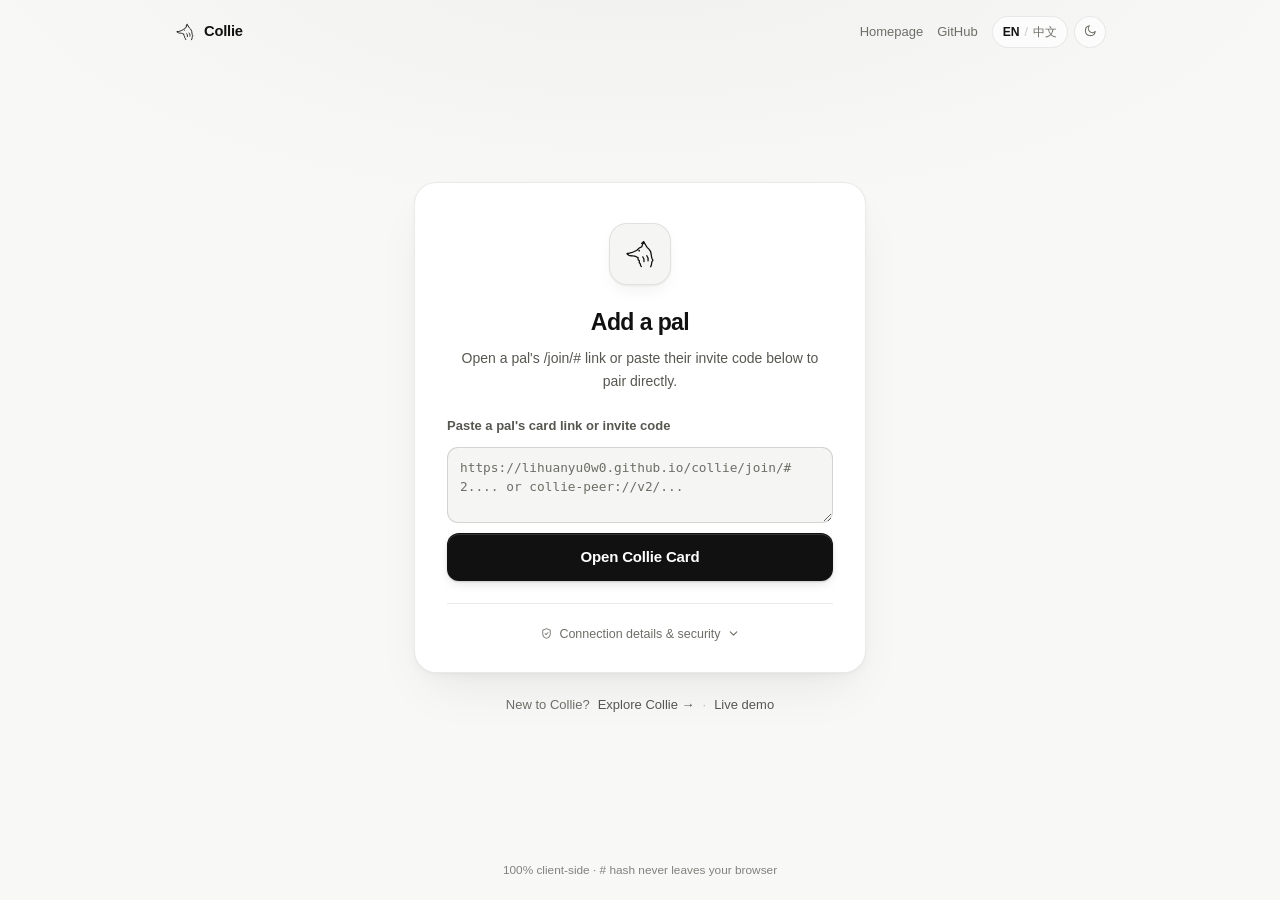
<file: docs/join/index.html>
<!DOCTYPE html>
<html lang="en">
<head>
<meta charset="utf-8">
<meta name="viewport" content="width=device-width, initial-scale=1.0, viewport-fit=cover">
<meta name="color-scheme" content="light dark">
<meta name="referrer" content="no-referrer">
<meta name="robots" content="noindex, nofollow">
<script>
try {
  var t = localStorage.getItem("collie-theme");
  if (t === "light" || t === "dark") document.querySelector('meta[name="color-scheme"]').content = t;
  var rawL = localStorage.getItem("collie-lang");
  var lp = rawL === "zh" || rawL === "en" ? rawL : "";
  if (!lp) {
    var cl = localStorage.getItem("collie.lang");
    if (cl) {
      try { cl = JSON.parse(cl); } catch (e2) {}
      if (cl === "zh" || cl === "en") lp = cl;
    }
  }
  var effL = lp || (/^zh(?:[-_]|$)/i.test(navigator.language || "") ? "zh" : "en");
  document.documentElement.lang = effL === "zh" ? "zh-CN" : "en";
} catch (e) {}
</script>
<title>Collie · Pal Invite</title>
<meta name="description" content="Open a pal's Collie card locally in your own Collie Hub—parsed 100% in your browser from the URL hash with zero server relay.">
<link rel="icon" href="../icon.svg" type="image/svg+xml">
<style>
:root {
  --canvas-light: #f8f8f7;
  --surface-light: #ffffff;
  --surface-2-light: #f5f5f3;
  --surface-3-light: #ecece9;
  --line-light: rgba(17, 17, 17, .085);
  --line-2-light: rgba(17, 17, 17, .15);
  --fg-light: #111111;
  --fg-2-light: #575751;
  --fg-3-light: #6e6e67;
  --accent-light: #111111;
  --accent-hover-light: #262626;
  --on-accent-light: #ffffff;
  --ok-light: #15803d;
  --ok-dot-light: #22c55e;
  --ok-ring-light: rgba(34, 197, 94, .18);
  --ok-on-accent-light: #4ade80;
  --toast-bg-light: #141416;
  --toast-fg-light: #f8f8f7;
  --toast-border-light: rgba(255, 255, 255, .12);
  --attn-light: #b45309;
  --attn-dot-light: #f59e0b;
  --attn-ring-light: rgba(245, 158, 11, .2);
  --err-light: #b42318;
  --err-soft-light: #fef2f2;
  --err-dot-light: #ef4444;
  --err-ring-light: rgba(239, 68, 68, .18);
  --glow-light: radial-gradient(ellipse 75% 45% at 50% -8%, rgba(17, 17, 17, .035), transparent 72%);
  --card-shadow-light: 0 1px 1px rgba(0, 0, 0, .025), 0 4px 12px -2px rgba(0, 0, 0, .04), 0 24px 52px -14px rgba(0, 0, 0, .08);
  --btn-shadow-light: 0 1px 2px rgba(0, 0, 0, .14), 0 4px 12px -2px rgba(0, 0, 0, .12), inset 0 1px 0 rgba(255, 255, 255, .14);
  --avatar-shadow-light: 0 1px 2px rgba(0, 0, 0, .05), 0 8px 20px -6px rgba(0, 0, 0, .08);

  --canvas-dark: #09090b;
  --surface-dark: #121215;
  --surface-2-dark: #19191d;
  --surface-3-dark: #232329;
  --line-dark: rgba(255, 255, 255, .085);
  --line-2-dark: rgba(255, 255, 255, .16);
  --fg-dark: #f2f2f0;
  --fg-2-dark: #a5a59f;
  --fg-3-dark: #8c8c86;
  --accent-dark: #f4f4f2;
  --accent-hover-dark: #ffffff;
  --on-accent-dark: #09090b;
  --ok-dark: #4ade80;
  --ok-dot-dark: #4ade80;
  --ok-ring-dark: rgba(74, 222, 128, .22);
  --ok-on-accent-dark: #15803d;
  --toast-bg-dark: #222229;
  --toast-fg-dark: #f2f2f0;
  --toast-border-dark: rgba(255, 255, 255, .14);
  --attn-dark: #fbbf24;
  --attn-dot-dark: #fbbf24;
  --attn-ring-dark: rgba(251, 191, 36, .22);
  --err-dark: #f87171;
  --err-soft-dark: #2a1416;
  --err-dot-dark: #f87171;
  --err-ring-dark: rgba(248, 113, 113, .22);
  --glow-dark: radial-gradient(ellipse 70% 42% at 50% -6%, rgba(255, 255, 255, .055), transparent 72%);
  --card-shadow-dark: inset 0 1px 0 rgba(255, 255, 255, .06), 0 1px 2px rgba(0, 0, 0, .45), 0 28px 68px -16px rgba(0, 0, 0, .72);
  --btn-shadow-dark: 0 1px 2px rgba(0, 0, 0, .4), 0 6px 18px -4px rgba(255, 255, 255, .1);
  --avatar-shadow-dark: inset 0 1px 0 rgba(255, 255, 255, .08), 0 8px 24px -6px rgba(0, 0, 0, .6);

  --canvas: var(--canvas-light);
  --surface: var(--surface-light);
  --surface-2: var(--surface-2-light);
  --surface-3: var(--surface-3-light);
  --line: var(--line-light);
  --line-2: var(--line-2-light);
  --fg: var(--fg-light);
  --fg-2: var(--fg-2-light);
  --fg-3: var(--fg-3-light);
  --accent: var(--accent-light);
  --accent-hover: var(--accent-hover-light);
  --on-accent: var(--on-accent-light);
  --ok: var(--ok-light);
  --ok-dot: var(--ok-dot-light);
  --ok-ring: var(--ok-ring-light);
  --ok-on-accent: var(--ok-on-accent-light);
  --toast-bg: var(--toast-bg-light);
  --toast-fg: var(--toast-fg-light);
  --toast-border: var(--toast-border-light);
  --attn: var(--attn-light);
  --attn-dot: var(--attn-dot-light);
  --attn-ring: var(--attn-ring-light);
  --err: var(--err-light);
  --err-soft: var(--err-soft-light);
  --err-dot: var(--err-dot-light);
  --err-ring: var(--err-ring-light);
  --glow: var(--glow-light);
  --card-shadow: var(--card-shadow-light);
  --btn-shadow: var(--btn-shadow-light);
  --avatar-shadow: var(--avatar-shadow-light);

  --target-size: 32px;
  --sans: -apple-system, BlinkMacSystemFont, "Inter", "SF Pro Text", "PingFang SC", "Hiragino Sans GB", "Segoe UI", sans-serif;
  --mono: "JetBrains Mono", "SF Mono", ui-monospace, Menlo, Consolas, monospace;
  color-scheme: light dark;
}
@media (pointer: coarse) {
  :root { --target-size: 44px; }
}
@media (prefers-color-scheme: dark) {
  :root {
    --canvas: var(--canvas-dark);
    --surface: var(--surface-dark);
    --surface-2: var(--surface-2-dark);
    --surface-3: var(--surface-3-dark);
    --line: var(--line-dark);
    --line-2: var(--line-2-dark);
    --fg: var(--fg-dark);
    --fg-2: var(--fg-2-dark);
    --fg-3: var(--fg-3-dark);
    --accent: var(--accent-dark);
    --accent-hover: var(--accent-hover-dark);
    --on-accent: var(--on-accent-dark);
    --ok: var(--ok-dark);
    --ok-dot: var(--ok-dot-dark);
    --ok-ring: var(--ok-ring-dark);
    --ok-on-accent: var(--ok-on-accent-dark);
    --toast-bg: var(--toast-bg-dark);
    --toast-fg: var(--toast-fg-dark);
    --toast-border: var(--toast-border-dark);
    --attn: var(--attn-dark);
    --attn-dot: var(--attn-dot-dark);
    --attn-ring: var(--attn-ring-dark);
    --err: var(--err-dark);
    --err-soft: var(--err-soft-dark);
    --err-dot: var(--err-dot-dark);
    --err-ring: var(--err-ring-dark);
    --glow: var(--glow-dark);
    --card-shadow: var(--card-shadow-dark);
    --btn-shadow: var(--btn-shadow-dark);
    --avatar-shadow: var(--avatar-shadow-dark);
  }
}
@supports (color: light-dark(white, black)) {
  :root {
    --canvas: light-dark(var(--canvas-light), var(--canvas-dark));
    --surface: light-dark(var(--surface-light), var(--surface-dark));
    --surface-2: light-dark(var(--surface-2-light), var(--surface-2-dark));
    --surface-3: light-dark(var(--surface-3-light), var(--surface-3-dark));
    --line: light-dark(var(--line-light), var(--line-dark));
    --line-2: light-dark(var(--line-2-light), var(--line-2-dark));
    --fg: light-dark(var(--fg-light), var(--fg-dark));
    --fg-2: light-dark(var(--fg-2-light), var(--fg-2-dark));
    --fg-3: light-dark(var(--fg-3-light), var(--fg-3-dark));
    --accent: light-dark(var(--accent-light), var(--accent-dark));
    --accent-hover: light-dark(var(--accent-hover-light), var(--accent-hover-dark));
    --on-accent: light-dark(var(--on-accent-light), var(--on-accent-dark));
    --ok: light-dark(var(--ok-light), var(--ok-dark));
    --ok-dot: light-dark(var(--ok-dot-light), var(--ok-dot-dark));
    --ok-ring: light-dark(var(--ok-ring-light), var(--ok-ring-dark));
    --ok-on-accent: light-dark(var(--ok-on-accent-light), var(--ok-on-accent-dark));
    --toast-bg: light-dark(var(--toast-bg-light), var(--toast-bg-dark));
    --toast-fg: light-dark(var(--toast-fg-light), var(--toast-fg-dark));
    --toast-border: light-dark(var(--toast-border-light), var(--toast-border-dark));
    --attn: light-dark(var(--attn-light), var(--attn-dark));
    --attn-dot: light-dark(var(--attn-dot-light), var(--attn-dot-dark));
    --attn-ring: light-dark(var(--attn-ring-light), var(--attn-ring-dark));
    --err: light-dark(var(--err-light), var(--err-dark));
    --err-soft: light-dark(var(--err-soft-light), var(--err-soft-dark));
    --err-dot: light-dark(var(--err-dot-light), var(--err-dot-dark));
    --err-ring: light-dark(var(--err-ring-light), var(--err-ring-dark));
  }
}
:root:has(> head > meta[name="color-scheme"][content="dark"]) {
  color-scheme: dark;
  --glow: var(--glow-dark);
  --card-shadow: var(--card-shadow-dark);
  --btn-shadow: var(--btn-shadow-dark);
  --avatar-shadow: var(--avatar-shadow-dark);
}
:root:has(> head > meta[name="color-scheme"][content="light"]) {
  color-scheme: light;
  --glow: var(--glow-light);
  --card-shadow: var(--card-shadow-light);
  --btn-shadow: var(--btn-shadow-light);
  --avatar-shadow: var(--avatar-shadow-light);
}
@supports not (color: light-dark(white, black)) {
  :root:has(> head > meta[name="color-scheme"][content="dark"]) {
    --canvas: var(--canvas-dark); --surface: var(--surface-dark); --surface-2: var(--surface-2-dark); --surface-3: var(--surface-3-dark);
    --line: var(--line-dark); --line-2: var(--line-2-dark);
    --fg: var(--fg-dark); --fg-2: var(--fg-2-dark); --fg-3: var(--fg-3-dark);
    --accent: var(--accent-dark); --accent-hover: var(--accent-hover-dark); --on-accent: var(--on-accent-dark);
    --ok: var(--ok-dark); --ok-dot: var(--ok-dot-dark); --ok-ring: var(--ok-ring-dark);
    --ok-on-accent: var(--ok-on-accent-dark); --toast-bg: var(--toast-bg-dark); --toast-fg: var(--toast-fg-dark); --toast-border: var(--toast-border-dark);
    --attn: var(--attn-dark); --attn-dot: var(--attn-dot-dark); --attn-ring: var(--attn-ring-dark);
    --err: var(--err-dark); --err-soft: var(--err-soft-dark); --err-dot: var(--err-dot-dark); --err-ring: var(--err-ring-dark);
  }
  :root:has(> head > meta[name="color-scheme"][content="light"]) {
    --canvas: var(--canvas-light); --surface: var(--surface-light); --surface-2: var(--surface-2-light); --surface-3: var(--surface-3-light);
    --line: var(--line-light); --line-2: var(--line-2-light);
    --fg: var(--fg-light); --fg-2: var(--fg-2-light); --fg-3: var(--fg-3-light);
    --accent: var(--accent-light); --accent-hover: var(--accent-hover-light); --on-accent: var(--on-accent-light);
    --ok: var(--ok-light); --ok-dot: var(--ok-dot-light); --ok-ring: var(--ok-ring-light);
    --ok-on-accent: var(--ok-on-accent-light); --toast-bg: var(--toast-bg-light); --toast-fg: var(--toast-fg-light); --toast-border: var(--toast-border-light);
    --attn: var(--attn-light); --attn-dot: var(--attn-dot-light); --attn-ring: var(--attn-ring-light);
    --err: var(--err-light); --err-soft: var(--err-soft-light); --err-dot: var(--err-dot-light); --err-ring: var(--err-ring-light);
  }
}

/* Light/dark non-color icon branching */
.ic-to-light { display: none; }
.ic-to-dark { display: block; }
@media (prefers-color-scheme: dark) {
  :root:has(> head > meta[name="color-scheme"][content="light dark"]) .ic-to-dark { display: none; }
  :root:has(> head > meta[name="color-scheme"][content="light dark"]) .ic-to-light { display: block; }
}
:root:has(> head > meta[name="color-scheme"][content="dark"]) .ic-to-dark { display: none; }
:root:has(> head > meta[name="color-scheme"][content="dark"]) .ic-to-light { display: block; }

*, *::before, *::after { box-sizing: border-box; }
html { -webkit-text-size-adjust: 100%; }
body {
  margin: 0;
  min-block-size: 100svh;
  display: flex;
  flex-direction: column;
  background-color: var(--canvas);
  background-image: var(--glow);
  background-repeat: no-repeat;
  color: var(--fg);
  font: 0.9375rem/1.6 var(--sans);
  font-variant-numeric: tabular-nums;
  -webkit-font-smoothing: antialiased;
  -moz-osx-font-smoothing: grayscale;
  overflow-wrap: break-word;
}
a { color: inherit; text-underline-offset: 3px; text-decoration-color: var(--line-2); overflow-wrap: anywhere; }
a:hover { text-decoration-color: currentColor; }
:where(a:any-link, button, input, textarea, summary):focus-visible {
  outline: 2px solid var(--fg);
  outline-offset: 2px;
}
code, pre { font-family: var(--mono); font-size: 0.8125rem; overflow-wrap: anywhere; }
h1, h2, h3 { text-wrap: balance; }
p { text-wrap: pretty; }
[hidden] { display: none !important; }

.visually-hidden:where(:not(:focus-within, :active)) {
  position: absolute !important;
  clip-path: inset(50%) !important;
  overflow: hidden !important;
  width: 1px !important;
  height: 1px !important;
  margin: -1px !important;
  padding: 0 !important;
  border: 0 !important;
  white-space: nowrap !important;
}

/* Minimal top bar */
header.top {
  width: 100%;
  padding-top: env(safe-area-inset-top, 0px);
  flex: none;
}
.top-inner {
  max-width: 980px;
  margin: 0 auto;
  padding: 16px max(24px, env(safe-area-inset-left, 0px), env(safe-area-inset-right, 0px));
  display: flex;
  align-items: center;
  justify-content: space-between;
  gap: 12px;
}
.brand {
  display: inline-flex;
  align-items: center;
  gap: 8px;
  font-weight: 620;
  font-size: 0.92rem;
  letter-spacing: -.015em;
  text-decoration: none;
  color: var(--fg);
  min-block-size: var(--target-size);
  flex: none;
}
.brand-ic {
  width: 22px;
  height: 22px;
  flex: none;
  display: block;
}
.nav-right {
  display: inline-flex;
  align-items: center;
  gap: 14px;
}
.nav-link {
  display: inline-flex;
  align-items: center;
  min-block-size: var(--target-size);
  color: var(--fg-3);
  text-decoration: none;
  font-size: 0.8125rem;
  font-weight: 480;
  transition: color .15s ease;
}
.nav-link:hover { color: var(--fg); text-decoration: none; }
.controls {
  display: inline-flex;
  align-items: center;
  gap: 6px;
  flex: none;
}
.ctrl {
  display: inline-flex;
  align-items: center;
  justify-content: center;
  gap: 4px;
  min-block-size: max(30px, var(--target-size));
  min-inline-size: max(30px, var(--target-size));
  padding: 4px 10px;
  border-radius: 999px;
  border: 1px solid var(--line);
  background: color-mix(in srgb, var(--surface) 70%, transparent);
  color: var(--fg-3);
  font: 0.76rem/1 var(--sans);
  font-weight: 500;
  cursor: pointer;
  transition: background .15s ease, color .15s ease, border-color .15s ease;
}
.ctrl:hover {
  background: var(--surface);
  color: var(--fg);
  border-color: var(--line-2);
}
.lang-btn .sep { opacity: .35; margin: 0 1px; }
.lang-btn[data-lang="en"] .lang-en,
.lang-btn[data-lang="zh"] .lang-zh { color: var(--fg); font-weight: 600; }
.lang-btn[data-lang="en"] .lang-zh,
.lang-btn[data-lang="zh"] .lang-en { color: var(--fg-3); }
.theme-btn { padding: 4px; }
.theme-btn svg {
  width: 14px; height: 14px;
  stroke: currentColor; fill: none; stroke-width: 1.8;
  stroke-linecap: round; stroke-linejoin: round;
}

/* Centered invitation stage */
main {
  flex: 1;
  display: flex;
  flex-direction: column;
  align-items: center;
  justify-content: center;
  padding: clamp(16px, 4vh, 44px) max(16px, env(safe-area-inset-left, 0px), env(safe-area-inset-right, 0px)) clamp(36px, 7vh, 72px);
  width: 100%;
}
.stage {
  width: 100%;
  max-width: 452px;
  display: flex;
  flex-direction: column;
  align-items: center;
  gap: 20px;
}

/* Invitation card */
.card {
  width: 100%;
  border: 1px solid var(--line);
  border-radius: 22px;
  background: var(--surface);
  box-shadow: var(--card-shadow);
  padding: 40px 32px 22px;
  display: flex;
  flex-direction: column;
  min-width: 0;
}

/* Hero identity block */
.hero {
  display: flex;
  flex-direction: column;
  align-items: center;
  text-align: center;
}
.avatar-wrap {
  position: relative;
  width: 62px;
  height: 62px;
  border-radius: 18px;
  border: 1px solid var(--line);
  background: var(--surface-2);
  box-shadow: var(--avatar-shadow);
  display: grid;
  place-items: center;
  margin-bottom: 22px;
  color: var(--fg);
}
.avatar-wrap svg {
  width: 36px;
  height: 36px;
  display: block;
}
.avatar-dot {
  position: absolute;
  right: -3px;
  bottom: -3px;
  width: 13px;
  height: 13px;
  border-radius: 50%;
  background: var(--ok-dot);
  border: 2.5px solid var(--surface);
  box-shadow: 0 0 0 2px var(--ok-ring);
}
.avatar-dot.is-warn {
  background: var(--attn-dot);
  box-shadow: 0 0 0 2px var(--attn-ring);
}
.avatar-dot.is-err {
  background: var(--err-dot);
  box-shadow: 0 0 0 2px var(--err-ring);
}

.card-title {
  margin: 0;
  font-size: clamp(1.24rem, 1.12rem + 0.45vw, 1.44rem);
  line-height: 1.32;
  letter-spacing: -.026em;
  font-weight: 660;
  color: var(--fg);
  max-width: 24ch;
}
.card-sub {
  margin: 10px 0 0;
  font-size: 0.875rem;
  line-height: 1.6;
  color: var(--fg-2);
  max-width: 100%;
}
.status-note {
  margin: 12px 0 0;
  display: inline-flex;
  align-items: center;
  gap: 6px;
  font-size: 0.78125rem;
  line-height: 1.35;
  color: var(--fg-3);
}
.status-note .dot {
  width: 6px;
  height: 6px;
  border-radius: 50%;
  background: var(--ok-dot);
  flex: none;
}
.status-note.is-warn { color: var(--attn); }
.status-note.is-warn .dot { background: var(--attn-dot); }
.status-note.is-err { color: var(--err); }
.status-note.is-err .dot { background: var(--err-dot); }

/* Action stack — sole visual hero */
.open-section {
  margin-top: 28px;
  display: flex;
  flex-direction: column;
  min-width: 0;
}
.hub-form {
  display: flex;
  flex-direction: column;
  gap: 10px;
  min-width: 0;
}
.btn {
  display: inline-flex;
  align-items: center;
  justify-content: center;
  gap: 8px;
  width: 100%;
  border-radius: 12px;
  font-family: var(--sans);
  cursor: pointer;
  text-decoration: none;
  transition: transform .15s ease, background-color .15s ease, border-color .15s ease, color .15s ease, box-shadow .15s ease;
}
.btn:disabled { opacity: .45; cursor: not-allowed; }
.btn svg {
  width: 15px;
  height: 15px;
  flex: none;
  stroke: currentColor;
  fill: none;
  stroke-width: 1.9;
  stroke-linecap: round;
  stroke-linejoin: round;
}
.btn.primary {
  min-block-size: 48px;
  padding: 12px 20px;
  border: 1px solid transparent;
  background: var(--accent);
  color: var(--on-accent);
  font-size: 0.9375rem;
  font-weight: 580;
  letter-spacing: -.012em;
  box-shadow: var(--btn-shadow);
}
.btn.primary:hover:not(:disabled) {
  background: var(--accent-hover);
  transform: translateY(-1px);
}
.btn.primary:active:not(:disabled) {
  transform: translateY(0);
}
.btn.primary .arrow-ic {
  transition: transform .16s ease;
}
.btn.primary:hover:not(:disabled) .arrow-ic {
  transform: translateX(2px);
}
.btn.primary .ic-copy,
.btn.primary .ic-check {
  display: none;
}
.btn.primary.is-copy-primary .arrow-ic { display: none; }
.btn.primary.is-copy-primary .ic-copy { display: block; }
.btn.primary.is-copy-primary.done .ic-copy { display: none; }
.btn.primary.is-copy-primary.done .ic-check {
  display: block;
  stroke: var(--ok-on-accent);
}
.btn.secondary {
  min-block-size: 42px;
  padding: 9px 16px;
  border: 1px solid var(--line);
  background: transparent;
  color: var(--fg-2);
  font-size: 0.84375rem;
  font-weight: 500;
}
.btn.secondary:hover:not(:disabled) {
  background: var(--surface-2);
  border-color: var(--line-2);
  color: var(--fg);
}
.btn.secondary.done {
  color: var(--ok);
  border-color: color-mix(in srgb, var(--ok) 35%, transparent);
  background: color-mix(in srgb, var(--ok) 7%, transparent);
}
.btn.secondary .ic-check { display: none; }
.btn.secondary.done .ic-copy { display: none; }
.btn.secondary.done .ic-check { display: block; }

/* Mobile post-copy inline guidance & fallback code box */
.copy-guide {
  display: flex;
  align-items: flex-start;
  gap: 8px;
  padding: 10px 12px;
  border-radius: 11px;
  border: 1px solid color-mix(in srgb, var(--ok) 28%, var(--line));
  background: color-mix(in srgb, var(--ok) 6%, var(--surface-2));
  color: var(--fg-2);
  font-size: 0.79rem;
  line-height: 1.5;
  text-align: left;
}
.copy-guide svg {
  width: 15px;
  height: 15px;
  flex: none;
  margin-top: 2px;
  stroke: var(--ok);
  fill: none;
  stroke-width: 2;
  stroke-linecap: round;
  stroke-linejoin: round;
}
.copy-guide.is-err {
  border-color: color-mix(in srgb, var(--err) 30%, var(--line));
  background: var(--err-soft);
  color: var(--fg);
}
.copy-guide.is-err svg { stroke: var(--err); }
.copy-guide .ic-err,
.join-toast .ic-err { display: none; }
.copy-guide.is-err .ic-ok,
.join-toast.is-err .ic-ok { display: none; }
.copy-guide.is-err .ic-err,
.join-toast.is-err .ic-err { display: block; }
.copy-guide-body {
  flex: 1;
  min-width: 0;
  display: flex;
  flex-direction: column;
  gap: 6px;
}
.copy-guide-code {
  width: 100%;
  padding: 6px 8px;
  border-radius: 7px;
  border: 1px solid var(--line-2);
  background: var(--surface);
  color: var(--fg);
  font: 0.74rem/1.35 var(--mono);
}

/* Smooth native <details> disclosure animation (progressive enhancement) */
details::details-content {
  interpolate-size: allow-keywords;
  overflow: clip;
  contain: layout;
}
details:not([open])::details-content {
  block-size: 0;
}
@media (prefers-reduced-motion: no-preference) {
  details::details-content {
    transition: block-size .24s cubic-bezier(.22, 1, .36, 1), content-visibility .24s ease, display .24s ease;
    transition-behavior: allow-discrete;
  }
}

/* Address summary & collapsible preset switcher */
.addr-details {
  margin-top: 10px;
  min-width: 0;
}
.addr-summary {
  list-style: none;
  display: flex;
  align-items: center;
  justify-content: center;
  flex-wrap: wrap;
  gap: 4px 6px;
  min-block-size: 28px;
  padding: 3px 6px;
  border-radius: 8px;
  font-size: 0.78125rem;
  line-height: 1.45;
  color: var(--fg-3);
  cursor: pointer;
  user-select: none;
  text-align: center;
  transition: color .15s ease;
}
.addr-summary::-webkit-details-marker { display: none; }
.addr-summary:hover { color: var(--fg-2); }
.addr-current {
  color: var(--fg-2);
  font-weight: 500;
  max-width: 100%;
  overflow-wrap: anywhere;
}
.addr-current .addr-host {
  font-family: var(--mono);
  font-size: 0.74rem;
  font-weight: 460;
  color: var(--fg-3);
}
.addr-sep { opacity: .45; }
.addr-action {
  display: inline-flex;
  align-items: center;
  gap: 3px;
  color: var(--fg-2);
  font-weight: 500;
}
.addr-summary:hover .addr-action { color: var(--fg); }
.chev {
  width: 13px;
  height: 13px;
  flex: none;
  stroke: currentColor;
  fill: none;
  stroke-width: 2;
  stroke-linecap: round;
  stroke-linejoin: round;
  transition: rotate .2s ease;
}
details[open] > summary .chev { rotate: 180deg; }

.addr-saved-flash {
  color: var(--ok);
  font-weight: 520;
}

/* Ultra-light direct PWA launch line */
.pwa-quick-row {
  display: flex;
  flex-direction: column;
  align-items: center;
  gap: 4px;
  margin-top: -2px;
}
.pwa-quick-btn {
  display: inline-flex;
  align-items: center;
  justify-content: center;
  gap: 5px;
  min-block-size: 28px;
  padding: 2px 8px;
  border: 0;
  border-radius: 7px;
  background: transparent;
  color: var(--fg-3);
  font: 0.76rem/1.4 var(--sans);
  cursor: pointer;
  transition: color .15s ease, background-color .15s ease;
}
.pwa-quick-btn:hover {
  color: var(--fg);
  background: var(--surface-2);
}
.pwa-quick-btn code {
  font-size: 0.72rem;
  color: var(--fg-3);
  opacity: .85;
}
.pwa-quick-btn:hover code { color: var(--fg-2); opacity: 1; }
.pwa-hint {
  margin: 0;
  font-size: 0.73rem;
  line-height: 1.45;
  color: var(--fg-3);
  text-align: center;
}

.addr-panel {
  margin-top: 10px;
  padding: 6px;
  border-radius: 13px;
  border: 1px solid var(--line);
  background: var(--surface-2);
  min-width: 0;
  max-width: 100%;
}
.addr-fieldset {
  border: 0;
  margin: 0;
  padding: 0;
  min-inline-size: 0;
  inline-size: 100%;
  display: flex;
  flex-direction: column;
  gap: 4px;
}
.addr-presets {
  display: flex;
  flex-direction: column;
  gap: 4px;
  min-width: 0;
  width: 100%;
}
.addr-opt {
  position: relative;
  display: flex;
  align-items: center;
  justify-content: space-between;
  gap: 8px;
  min-width: 0;
  width: 100%;
  min-block-size: 42px;
  padding: 9px 11px;
  border-radius: 9px;
  border: 1px solid transparent;
  cursor: pointer;
  transition: background-color .14s ease, border-color .14s ease, box-shadow .14s ease;
}
.addr-opt:hover {
  background: color-mix(in srgb, var(--surface) 60%, transparent);
}
.addr-opt:has(input:checked) {
  background: var(--surface);
  border-color: var(--line);
  box-shadow: 0 1px 2px rgba(0, 0, 0, .04);
}
.addr-opt:has(input:focus-visible) {
  outline: 2px solid var(--fg);
  outline-offset: -2px;
}
.addr-opt-left {
  display: inline-flex;
  align-items: center;
  gap: 9px;
  min-width: 0;
}
.radio-dot {
  width: 16px;
  height: 16px;
  border-radius: 50%;
  border: 1.5px solid var(--line-2);
  background: var(--surface);
  flex: none;
  display: grid;
  place-items: center;
  transition: border-color .14s ease, background-color .14s ease;
}
.radio-dot::after {
  content: "";
  width: 6px;
  height: 6px;
  border-radius: 50%;
  background: var(--on-accent);
  transform: scale(0);
  transition: transform .14s ease;
}
.addr-opt input:checked + .addr-opt-left .radio-dot {
  border-color: var(--accent);
  background: var(--accent);
}
.addr-opt input:checked + .addr-opt-left .radio-dot::after {
  transform: scale(1);
}
.addr-opt-title {
  font-size: 0.825rem;
  font-weight: 520;
  color: var(--fg);
  line-height: 1.3;
}
.addr-opt-code {
  font-family: var(--mono);
  font-size: 0.74rem;
  color: var(--fg-3);
  flex: none;
}
.addr-opt:has(input:checked) .addr-opt-code {
  color: var(--fg-2);
}

/* Custom URL reveal area */
.custom-wrap {
  padding: 6px 6px 6px;
  display: flex;
  flex-direction: column;
  gap: 6px;
  min-width: 0;
  width: 100%;
}
.custom-row {
  display: flex;
  align-items: stretch;
  gap: 6px;
  min-width: 0;
  width: 100%;
}
.text-input {
  flex: 1 1 0%;
  width: 0;
  min-width: 0;
  min-block-size: 40px;
  padding: 8px 11px;
  border-radius: 9px;
  border: 1px solid var(--line-2);
  background: var(--surface);
  color: var(--fg);
  font: 0.84rem/1.35 var(--mono);
  transition: border-color .15s ease, box-shadow .15s ease;
}
.text-input::placeholder { color: var(--fg-3); opacity: .8; }
.text-input:focus {
  outline: none;
  border-color: var(--fg);
  box-shadow: 0 0 0 3px color-mix(in srgb, var(--fg) 9%, transparent);
}
:is(.text-input:user-invalid, .text-input.user-invalid-fallback) {
  border-color: var(--err);
  background: var(--err-soft);
}
.save-btn {
  flex: none;
  min-block-size: 40px;
  padding: 0 14px;
  border-radius: 9px;
  border: 1px solid transparent;
  background: var(--accent);
  color: var(--on-accent);
  font: 540 0.8125rem/1 var(--sans);
  cursor: pointer;
  transition: background-color .14s ease, opacity .14s ease;
}
.save-btn:hover { background: var(--accent-hover); }
.custom-hint {
  margin: 0;
  font-size: 0.74rem;
  line-height: 1.45;
  color: var(--fg-3);
}
.custom-foot {
  display: flex;
  align-items: baseline;
  justify-content: space-between;
  gap: 8px;
  flex-wrap: wrap;
}
.clear-custom-btn {
  border: 0;
  padding: 2px 4px;
  border-radius: 6px;
  background: transparent;
  color: var(--fg-3);
  font: 500 0.74rem/1.4 var(--sans);
  cursor: pointer;
  text-decoration: underline;
  text-underline-offset: 2px;
  transition: color .14s ease;
}
.clear-custom-btn:hover { color: var(--fg); }
.error-msg {
  display: none;
  margin: 0;
  font-size: 0.76rem;
  line-height: 1.45;
  color: var(--err);
}
:is(.text-input:user-invalid, .text-input.user-invalid-fallback) ~ .error-msg,
.error-msg.is-shown {
  display: block;
}

/* Manual paste fallback (only for empty / invalid / expired state) */
.manual-box {
  margin-top: 24px;
  display: flex;
  flex-direction: column;
  gap: 10px;
}
.manual-box label {
  font-size: 0.8125rem;
  font-weight: 560;
  color: var(--fg-2);
}
.manual-box textarea {
  width: 100%;
  min-block-size: 76px;
  padding: 10px 12px;
  border-radius: 11px;
  border: 1px solid var(--line-2);
  background: var(--surface-2);
  color: var(--fg);
  font: 0.8rem/1.5 var(--mono);
  resize: vertical;
  word-break: break-all;
  transition: border-color .15s ease, background-color .15s ease;
}
.manual-box textarea::placeholder { color: var(--fg-3); }
.manual-box textarea:focus {
  outline: none;
  border-color: var(--fg);
  background: var(--surface);
}

/* Bottom technical details & security disclosure */
.tech-details {
  margin-top: 22px;
  padding-top: 14px;
  border-top: 1px solid var(--line);
  min-width: 0;
}
.tech-summary {
  list-style: none;
  display: flex;
  align-items: center;
  justify-content: center;
  gap: 6px;
  min-block-size: 32px;
  padding: 4px 8px;
  border-radius: 8px;
  font-size: 0.78125rem;
  color: var(--fg-3);
  cursor: pointer;
  user-select: none;
  transition: color .15s ease;
}
.tech-summary::-webkit-details-marker { display: none; }
.tech-summary:hover { color: var(--fg-2); }
.shield-ic {
  width: 13px;
  height: 13px;
  flex: none;
  stroke: currentColor;
  fill: none;
  stroke-width: 1.85;
  stroke-linecap: round;
  stroke-linejoin: round;
  opacity: .85;
}
.tech-body {
  padding-top: 14px;
  display: flex;
  flex-direction: column;
  gap: 12px;
  min-width: 0;
}
.meta-list {
  display: flex;
  flex-direction: column;
  gap: 9px;
  min-width: 0;
}
.meta-row {
  display: flex;
  align-items: baseline;
  justify-content: space-between;
  gap: 12px;
  font-size: 0.78125rem;
  min-width: 0;
}
.meta-label {
  color: var(--fg-3);
  flex: none;
}
.meta-val {
  color: var(--fg);
  font-family: var(--mono);
  font-size: 0.75rem;
  text-align: right;
  overflow-wrap: anywhere;
  min-width: 0;
}
.addr-chips {
  display: flex;
  flex-direction: column;
  align-items: flex-end;
  gap: 4px;
  min-width: 0;
  max-width: 100%;
}
.addr-chip {
  font: 460 0.73rem/1.4 var(--mono);
  color: var(--fg-2);
  padding: 2px 7px;
  border-radius: 6px;
  border: 1px solid var(--line);
  background: var(--surface-2);
  max-width: 100%;
  overflow-wrap: anywhere;
}
.tech-sep {
  border: 0;
  border-top: 1px solid var(--line);
  margin: 0;
}
.security-note {
  margin: 0;
  display: flex;
  align-items: flex-start;
  gap: 8px;
  font-size: 0.77rem;
  line-height: 1.6;
  color: var(--fg-2);
}
.security-note svg {
  width: 14px;
  height: 14px;
  flex: none;
  margin-top: 3px;
  stroke: var(--ok);
  fill: none;
  stroke-width: 1.85;
  stroke-linecap: round;
  stroke-linejoin: round;
}

/* Restrained single-line bottom strip */
.promo-strip {
  display: flex;
  align-items: center;
  justify-content: center;
  flex-wrap: wrap;
  gap: 4px 8px;
  padding: 2px 8px;
  font-size: 0.8125rem;
  line-height: 1.5;
  color: var(--fg-3);
  text-align: center;
}
.promo-strip a {
  color: var(--fg-2);
  font-weight: 500;
  text-decoration: none;
  transition: color .14s ease;
}
.promo-strip a:hover {
  color: var(--fg);
  text-decoration: underline;
}
.promo-strip .dot-sep {
  opacity: .45;
}

/* Quiet footer */
footer {
  flex: none;
  padding: 0 max(20px, env(safe-area-inset-left, 0px), env(safe-area-inset-right, 0px)) calc(20px + env(safe-area-inset-bottom, 0px));
  text-align: center;
  font-size: 0.74rem;
  color: var(--fg-3);
  opacity: .85;
}

/* Lightweight toast notification (Popover progressive enhancement + fixed fallback) */
.join-toast-region {
  position: fixed;
  inset-inline: 16px;
  inset-block-end: max(18px, calc(12px + env(safe-area-inset-bottom, 0px)));
  display: flex;
  justify-content: center;
  pointer-events: none;
  z-index: 40;
}
.join-toast {
  pointer-events: auto;
  max-width: min(440px, calc(100vw - 32px));
  padding: 10px 10px 10px 14px;
  border-radius: 13px;
  border: 1px solid var(--toast-border);
  background: var(--toast-bg);
  color: var(--toast-fg);
  box-shadow: 0 8px 28px -6px rgba(0, 0, 0, .32);
  display: inline-flex;
  align-items: center;
  gap: 9px;
  font-size: 0.8125rem;
  line-height: 1.45;
  opacity: 0;
  transform: translateY(8px);
  transition: opacity .18s ease, transform .18s ease;
}
.join-toast[popover] {
  position: fixed;
  inset: auto 16px max(18px, calc(12px + env(safe-area-inset-bottom, 0px))) 16px;
  margin: 0 auto;
  width: fit-content;
  transition: opacity .18s ease, transform .18s ease, overlay .18s ease, display .18s ease;
  transition-behavior: allow-discrete;
}
.join-toast[popover]:not(:popover-open):not(.\:popover-open) {
  display: none;
}
.join-toast.is-open,
.join-toast[popover]:is(:popover-open, .\:popover-open) {
  display: inline-flex;
  opacity: 1;
  transform: translateY(0);
}
@starting-style {
  .join-toast[popover]:is(:popover-open, .\:popover-open) {
    opacity: 0;
    transform: translateY(8px);
  }
}
.join-toast-ic {
  width: 15px;
  height: 15px;
  flex: none;
  stroke: var(--ok-dot);
  fill: none;
  stroke-width: 2.2;
  stroke-linecap: round;
  stroke-linejoin: round;
}
.join-toast.is-err .join-toast-ic { stroke: var(--err-dot); }
.join-toast-msg { flex: 1; min-width: 0; }
.join-toast-x {
  flex: none;
  display: inline-grid;
  place-items: center;
  min-inline-size: 26px;
  min-block-size: 26px;
  padding: 0;
  border: 0;
  border-radius: 7px;
  background: transparent;
  color: inherit;
  opacity: .72;
  font: 500 1rem/1 var(--sans);
  cursor: pointer;
  transition: opacity .14s ease, background-color .14s ease;
}
.join-toast-x:hover { opacity: 1; background: rgba(255, 255, 255, .12); }

@media (prefers-reduced-motion: reduce) {
  .btn, .btn .arrow-ic, .ctrl, .nav-link, .addr-summary, .tech-summary, .chev, .addr-opt, .radio-dot, .radio-dot::after, .text-input, .save-btn, .clear-custom-btn, .pwa-quick-btn, .join-toast, .join-toast-x {
    transition: none;
  }
}
@media (pointer: coarse), (max-width: 600px) {
  .text-input, .manual-box textarea {
    font-size: 1rem;
  }
}
@media (max-width: 520px) {
  .top-inner {
    padding: 12px max(16px, env(safe-area-inset-left, 0px), env(safe-area-inset-right, 0px));
  }
  .nav-link.hide-xs { display: none; }
  .card {
    padding: 32px 20px 18px;
    border-radius: 20px;
  }
  .avatar-wrap {
    width: 56px;
    height: 56px;
    border-radius: 16px;
    margin-bottom: 18px;
  }
  .avatar-wrap svg { width: 32px; height: 32px; }
  .open-section { margin-top: 24px; }
  .addr-summary {
    font-size: 0.74rem;
    gap: 3px 4px;
    padding: 3px 2px;
  }
  .addr-current .addr-host { font-size: 0.71rem; }
  .addr-opt {
    padding: 8px 10px;
    gap: 6px;
  }
  .addr-opt-title { font-size: 0.8rem; }
  .addr-opt-code { font-size: 0.71rem; }
  .meta-row {
    flex-direction: column;
    gap: 4px;
  }
  .meta-val { text-align: left; }
  .addr-chips { align-items: flex-start; }
}
</style>
</head>
<body>
<header class="top">
  <div class="top-inner">
    <a class="brand" href="../">
      <svg class="brand-ic" viewBox="0 0 64 64" width="22" height="22" aria-hidden="true">
        <g fill="none" stroke="currentColor" stroke-width="2.6" stroke-linecap="round" stroke-linejoin="round">
          <path d="M9.5 31.5c6.5-1.4 12-3.2 17-6.2 2.6-3 5.2-5 8.4-5.9L38.4 10l6.4 10.4c4.6 3.2 7.2 8.4 7.4 14.6.2 3.6 1.4 6 2.8 8.2-1.6 1.4-2.4 3.4-2.4 5.8 0 2.2-.6 4-1.6 5.6"/>
          <path d="M38.4 10l-3.6 3.2"/>
          <path d="M9.5 31.5c1.2 2.6 4.6 4 10 4 3.4 0 6.4 1 8.8 3"/>
          <path d="M28.3 38.5c-.4 2.8.6 4.6 2.6 5.8-.8 2.2-.2 4.2 1.8 5.6-.2 1.8.4 3.2 1.6 4.4"/>
          <path d="M37 37c2 2.4 2.6 5.2 2 8.4M44 35c2.2 2.6 3 5.6 2.4 9"/>
        </g>
        <circle cx="30.6" cy="26.2" r="1.7" fill="currentColor"/>
        <circle cx="10" cy="31.6" r="2.1" fill="currentColor"/>
      </svg>
      <span>Collie</span>
    </a>
    <div class="nav-right">
      <a class="nav-link hide-xs" href="../" data-i18n="nav_home">Homepage</a>
      <a class="nav-link" href="https://github.com/lihuanyu0w0/collie">GitHub</a>
      <div class="controls">
        <button type="button" class="ctrl lang-btn" id="lang-toggle" data-lang="en" aria-label="EN / 中文 — Switch to Chinese">
          <span class="lang-en" lang="en">EN</span><span class="sep" aria-hidden="true">/</span><span class="lang-zh" lang="zh-CN">中文</span>
        </button>
        <button type="button" class="ctrl theme-btn" id="theme-toggle">
          <span class="ic-to-dark">
            <svg viewBox="0 0 24 24" aria-hidden="true"><path d="M21 12.8A8.5 8.5 0 1 1 11.2 3a6.7 6.7 0 0 0 9.8 9.8z"/></svg>
            <span class="visually-hidden" data-i18n="theme_to_dark">Switch to dark theme</span>
          </span>
          <span class="ic-to-light">
            <svg viewBox="0 0 24 24" aria-hidden="true"><circle cx="12" cy="12" r="4"/><path d="M12 2v2M12 20v2M4.9 4.9l1.4 1.4M17.7 17.7l1.4 1.4M2 12h2M20 12h2M4.9 19.1l1.4-1.4M17.7 6.3l1.4-1.4"/></svg>
            <span class="visually-hidden" data-i18n="theme_to_light">Switch to light theme</span>
          </span>
        </button>
      </div>
    </div>
  </div>
</header>

<main>
  <div class="stage">
    <section class="card" aria-labelledby="card-title">
      <div class="hero">
        <div class="avatar-wrap" aria-hidden="true">
          <svg viewBox="0 0 64 64" width="36" height="36">
            <g fill="none" stroke="currentColor" stroke-width="2.3" stroke-linecap="round" stroke-linejoin="round">
              <path d="M9.5 31.5c6.5-1.4 12-3.2 17-6.2 2.6-3 5.2-5 8.4-5.9L38.4 10l6.4 10.4c4.6 3.2 7.2 8.4 7.4 14.6.2 3.6 1.4 6 2.8 8.2-1.6 1.4-2.4 3.4-2.4 5.8 0 2.2-.6 4-1.6 5.6"/>
              <path d="M38.4 10l-3.6 3.2"/>
              <path d="M9.5 31.5c1.2 2.6 4.6 4 10 4 3.4 0 6.4 1 8.8 3"/>
              <path d="M28.3 38.5c-.4 2.8.6 4.6 2.6 5.8-.8 2.2-.2 4.2 1.8 5.6-.2 1.8.4 3.2 1.6 4.4"/>
              <path d="M37 37c2 2.4 2.6 5.2 2 8.4M44 35c2.2 2.6 3 5.6 2.4 9"/>
            </g>
            <circle cx="30.6" cy="26.2" r="1.55" fill="currentColor"/>
            <circle cx="10" cy="31.6" r="1.9" fill="currentColor"/>
          </svg>
          <span class="avatar-dot" id="avatar-dot" hidden></span>
        </div>
        <h1 class="card-title" id="card-title"></h1>
        <p class="card-sub" id="card-sub"></p>
        <p class="status-note" id="status-note" hidden>
          <span class="dot" aria-hidden="true"></span>
          <span id="status-note-text"></span>
        </p>
      </div>

      <!-- Primary invite flow (zero input exposed by default) -->
      <div class="open-section" id="open-section" hidden>
        <form class="hub-form" id="hub-form" novalidate>
          <button type="submit" class="btn primary" id="open-btn">
            <svg class="ic-copy" viewBox="0 0 24 24" aria-hidden="true"><rect x="9" y="9" width="13" height="13" rx="2"/><path d="M5 15H4a2 2 0 0 1-2-2V4a2 2 0 0 1 2-2h9a2 2 0 0 1 2 2v1"/></svg>
            <svg class="ic-check" viewBox="0 0 24 24" aria-hidden="true"><path d="M20 6 9 17l-5-5"/></svg>
            <span id="open-btn-text" data-i18n="open_btn">Open in my Collie &amp; Request</span>
            <svg class="arrow-ic" viewBox="0 0 24 24" aria-hidden="true"><path d="M5 12h14M13 6l6 6-6 6"/></svg>
          </button>

          <button type="button" class="btn secondary" id="copy-code-btn">
            <svg class="ic-copy" viewBox="0 0 24 24" aria-hidden="true"><rect x="9" y="9" width="13" height="13" rx="2"/><path d="M5 15H4a2 2 0 0 1-2-2V4a2 2 0 0 1 2-2h9a2 2 0 0 1 2 2v1"/></svg>
            <svg class="ic-check" viewBox="0 0 24 24" aria-hidden="true"><path d="M20 6 9 17l-5-5"/></svg>
            <span id="copy-code-text" data-i18n="copy_code">Copy invite code</span>
          </button>

          <div class="copy-guide" id="mobile-copy-guide" hidden>
            <svg class="ic-ok" viewBox="0 0 24 24" aria-hidden="true"><path d="M20 6 9 17l-5-5"/></svg>
            <svg class="ic-err" viewBox="0 0 24 24" aria-hidden="true"><circle cx="12" cy="12" r="9"/><path d="M12 8v5M12 16.5h.01"/></svg>
            <div class="copy-guide-body">
              <span id="mobile-copy-guide-text"></span>
              <input type="text" class="copy-guide-code" id="mobile-copy-fallback-code" readonly aria-label="Invite code" hidden>
            </div>
          </div>

          <!-- Compact target indicator + collapsible one-click switcher -->
          <details class="addr-details" id="addr-details">
            <summary class="addr-summary" id="addr-summary">
              <span id="addr-opens-prefix" data-i18n="opens_prefix">Opens:</span>
              <span class="addr-current" id="addr-current"></span>
              <span class="addr-saved-flash" id="addr-saved-flash" hidden></span>
              <span class="addr-sep" id="addr-sep" aria-hidden="true">·</span>
              <span class="addr-action">
                <span id="addr-switch-text" data-i18n="switch_addr">Switch</span>
                <svg class="chev" viewBox="0 0 24 24" aria-hidden="true"><path d="m6 9 6 6 6-6"/></svg>
              </span>
            </summary>

            <div class="addr-panel">
              <fieldset class="addr-fieldset">
                <legend class="visually-hidden" data-i18n="addr_legend">Choose your Collie address</legend>

                <div class="addr-presets" id="addr-presets-desktop">
                  <label class="addr-opt" for="mode-node">
                    <input type="radio" class="visually-hidden" id="mode-node" name="hub_mode" value="node" checked>
                    <span class="addr-opt-left">
                      <span class="radio-dot" aria-hidden="true"></span>
                      <span class="addr-opt-title" data-i18n="opt_node">Local Node Proxy</span>
                    </span>
                    <span class="addr-opt-code">127.0.0.1:17788</span>
                  </label>

                  <label class="addr-opt" for="mode-hub">
                    <input type="radio" class="visually-hidden" id="mode-hub" name="hub_mode" value="hub">
                    <span class="addr-opt-left">
                      <span class="radio-dot" aria-hidden="true"></span>
                      <span class="addr-opt-title" data-i18n="opt_hub">Local Hub</span>
                    </span>
                    <span class="addr-opt-code">127.0.0.1:7788</span>
                  </label>

                  <label class="addr-opt" for="mode-pwa">
                    <input type="radio" class="visually-hidden" id="mode-pwa" name="hub_mode" value="pwa">
                    <span class="addr-opt-left">
                      <span class="radio-dot" aria-hidden="true"></span>
                      <span class="addr-opt-title" data-i18n="opt_pwa">Installed Collie App</span>
                    </span>
                    <span class="addr-opt-code">web+collie://</span>
                  </label>

                  <label class="addr-opt" for="mode-custom">
                    <input type="radio" class="visually-hidden" id="mode-custom" name="hub_mode" value="custom">
                    <span class="addr-opt-left">
                      <span class="radio-dot" aria-hidden="true"></span>
                      <span class="addr-opt-title" data-i18n="opt_custom">Custom LAN / Tailscale URL</span>
                    </span>
                  </label>
                </div>

                <div class="custom-wrap" id="custom-wrap" hidden>
                  <label for="hub-url" class="visually-hidden" data-i18n="hub_label">Custom Collie URL</label>
                  <div class="custom-row">
                    <input
                      id="hub-url"
                      name="hub_url"
                      type="url"
                      inputmode="url"
                      autocomplete="url"
                      autocorrect="off"
                      autocapitalize="none"
                      spellcheck="false"
                      enterkeyhint="done"
                      class="text-input"
                      placeholder="http://your-hub:7788"
                      aria-describedby="hub-url-hint"
                      aria-invalid="false"
                      data-error="hub-url-error"
                    >
                    <button type="button" class="save-btn" id="save-custom-btn" data-i18n="save_addr">Save</button>
                  </div>
                  <div class="custom-foot">
                    <p id="hub-url-hint" class="custom-hint" data-i18n="custom_hint">Saved only in this browser. Press Enter or Save to apply.</p>
                    <button type="button" class="clear-custom-btn" id="clear-custom-btn" data-i18n="clear_saved_addr" hidden>Clear saved URL</button>
                  </div>
                  <p id="hub-url-error" class="error-msg"></p>
                </div>
              </fieldset>
            </div>
          </details>

          <!-- Ultra-light direct PWA protocol launch (hidden once web+collie:// is already selected) -->
          <div class="pwa-quick-row" id="pwa-quick-row">
            <button type="button" class="pwa-quick-btn" id="pwa-direct-btn">
              <span data-i18n="pwa_direct">Launch Collie App directly</span>
              <code>(web+collie://)</code>
            </button>
            <p class="pwa-hint" id="pwa-hint" hidden></p>
          </div>
        </form>
      </div>

      <!-- Manual paste fallback (shown only on empty / invalid / expired state) -->
      <div class="manual-box" id="manual-box" hidden>
        <label for="manual-input" data-i18n="manual_label">Paste a pal's card link or invite code</label>
        <textarea id="manual-input" rows="2" spellcheck="false" data-i18n-placeholder="manual_ph" placeholder="https://lihuanyu0w0.github.io/collie/join/#2.... or collie-peer://v2/..."></textarea>
        <button type="button" class="btn primary" id="manual-parse-btn" data-i18n="manual_btn">Open Collie Card</button>
      </div>

      <!-- Technical details & security disclosure (collapsed by default) -->
      <details class="tech-details" id="tech-details">
        <summary class="tech-summary">
          <svg class="shield-ic" viewBox="0 0 24 24" aria-hidden="true"><path d="M12 3l7 3v6c0 4.5-3 7.8-7 9-4-1.2-7-4.5-7-9V6l7-3Z"/><path d="M9.5 12.2l1.8 1.8 3.6-3.8"/></svg>
          <span data-i18n="details_toggle">Connection details &amp; security</span>
          <svg class="chev" viewBox="0 0 24 24" aria-hidden="true"><path d="m6 9 6 6 6-6"/></svg>
        </summary>
        <div class="tech-body">
          <div class="meta-list" id="meta-box" hidden>
            <div class="meta-row">
              <span class="meta-label" data-i18n="meta_hub_id">Hub ID</span>
              <span class="meta-val" id="meta-hub-id"></span>
            </div>
            <div class="meta-row">
              <span class="meta-label" data-i18n="meta_addrs">Direct addresses</span>
              <div class="addr-chips" id="meta-addrs"></div>
            </div>
          </div>
          <hr class="tech-sep" id="tech-sep" hidden>
          <p class="security-note">
            <svg viewBox="0 0 24 24" aria-hidden="true"><path d="M12 3l7 3v6c0 4.5-3 7.8-7 9-4-1.2-7-4.5-7-9V6l7-3Z"/><path d="M9.5 12.2l1.8 1.8 3.6-3.8"/></svg>
            <span id="security-text" data-i18n="notice_privacy">Parsed 100% locally from the URL # hash—never sent to GitHub or any third-party server. Peer tokens stay isolated with 0 terminal, file, or memory access.</span>
          </p>
        </div>
      </details>
    </section>

    <!-- Restrained lightweight strip for newcomers -->
    <aside class="promo-strip" aria-label="About Collie">
      <span data-i18n="promo_kicker">New to Collie?</span>
      <a href="../" data-i18n="promo_home">Explore Collie →</a>
      <span class="dot-sep" aria-hidden="true">·</span>
      <a href="../demo/" data-i18n="promo_demo">Live demo</a>
    </aside>
  </div>
</main>

<footer>
  <span data-i18n="footer_privacy">100% client-side · # hash never leaves your browser</span>
</footer>

<div class="join-toast-region" id="join-toast-region" role="region" aria-label="Notifications">
  <div class="join-toast" id="join-toast" popover="manual" hidden>
    <svg class="join-toast-ic ic-ok" viewBox="0 0 24 24" aria-hidden="true"><path d="M20 6 9 17l-5-5"/></svg>
    <svg class="join-toast-ic ic-err" viewBox="0 0 24 24" aria-hidden="true"><circle cx="12" cy="12" r="9"/><path d="M12 8v5M12 16.5h.01"/></svg>
    <span class="join-toast-msg" id="join-toast-msg"></span>
    <button type="button" class="join-toast-x" id="join-toast-close" aria-label="Close">×</button>
  </div>
</div>

<script>
(() => {
"use strict";

const HUB_URL_KEY = "collie-join-hub-url";
const THEME_KEY = "collie-theme";
const LANG_KEY = "collie-lang";
const PREFIX_V1 = "collie-peer://v1/";
const PREFIX_V2 = "collie-peer://v2/";
const PRESET_NODE = "http://127.0.0.1:17788";
const PRESET_HUB = "http://127.0.0.1:7788";
const PRESET_PWA = "web+collie://";

const COPY = {
  en: {
    _lang: "en",
    _title: "Collie · Pal Invite",
    _titleWithName: (n) => `${n} · Collie Pal Invite`,
    _langAria: "EN / 中文 — Switch to Chinese",
    nav_home: "Homepage",
    theme_to_dark: "Switch to dark theme",
    theme_to_light: "Switch to light theme",
    title_card: (name) => `${name} invites you to become pals`,
    title_expired: (name) => `Invite from ${name} expired`,
    sub_perm: "Send a pal request from your Collie — direct collaboration begins once approved.",
    sub_once: "Open in your Collie to accept this one-time direct connection invite.",
    sub_legacy: "Open in your Collie before this time-limited invite expires.",
    sub_expired: "This invite has expired. Ask them to share their permanent Collie Card instead.",
    title_empty: "Add a pal",
    sub_empty: "Open a pal's /join/# link or paste their invite code below to pair directly.",
    title_invalid: "Couldn't read this Collie Card",
    sub_invalid: "The # card fragment looks incomplete. Ask your pal to copy it again, or paste below.",
    note_once: "One-time invite",
    note_once_exp: (rem) => `One-time invite · ${rem} left`,
    note_legacy: (rem) => `Time-limited invite · ${rem} left`,
    note_expired: "Invite expired",
    note_invalid: "Incomplete or truncated # link",
    open_btn: "Open in my Collie & Request",
    open_btn_mobile_copy: "Copy invite code & paste in Collie",
    open_btn_mobile_open: "Open in my Collie",
    copy_code: "Copy invite code",
    copied: "Invite code copied",
    copy_failed: "Clipboard blocked — select and copy the invite code below.",
    mobile_copy_toast: "Code copied · Open Collie on Home Screen → Pals → Paste",
    mobile_copy_guide: "Invite code copied! Open Collie from your Home Screen → Pals → Add a pal, then tap Paste.",
    opens_prefix: "Opens:",
    switch_addr: "Switch",
    mobile_addr_toggle: "Enter my LAN / Tailscale URL to open directly",
    addr_legend: "Choose your Collie address",
    opt_node: "Local Node Proxy",
    opt_hub: "Local Hub",
    opt_pwa: "Installed Collie App",
    opt_custom: "Custom LAN / Tailscale URL",
    pwa_direct: "Launch Collie App directly",
    pwa_no_handler: "App not detected — use the button above or switch address.",
    hub_label: "Custom Collie URL",
    save_addr: "Save",
    saved_flash: "Saved",
    cleared_flash: "Cleared",
    clear_saved_addr: "Clear saved URL",
    custom_hint: "Saved only in this browser. Press Enter or Save to apply.",
    mobile_custom_hint: "Remembered in this browser so you can open your Collie directly next time.",
    target_node_name: "Local Collie",
    target_hub_name: "Local Hub",
    target_pwa_name: "Collie App",
    target_custom_empty: "Custom URL not set",
    err_url_empty: "Enter your Collie URL first (e.g. http://your-hub:7788).",
    err_url_invalid: "Enter a valid http:// or https:// Collie URL (e.g. http://your-hub:7788).",
    err_url_loopback_mobile: "127.0.0.1 is unavailable on mobile. Enter your LAN or Tailscale Hub URL (e.g. http://your-hub:7788).",
    err_url_self: "Enter your own Collie Hub URL, not this static invite page.",
    toast_region_label: "Notifications",
    toast_close: "Close notification",
    manual_label: "Paste a pal's card link or invite code",
    manual_ph: "https://lihuanyu0w0.github.io/collie/join/#2.... or collie-peer://v2/...",
    manual_btn: "Open Collie Card",
    details_toggle: "Connection details & security",
    meta_hub_id: "Hub ID",
    meta_addrs: "Direct addresses",
    notice_privacy: "Parsed 100% locally from the URL # hash—never sent to GitHub or any third-party server. Pal tokens stay isolated with 0 terminal, file, or memory access.",
    promo_kicker: "New to Collie?",
    promo_home: "Explore Collie →",
    promo_demo: "Live demo",
    footer_privacy: "100% client-side · # hash never leaves your browser"
  },
  zh: {
    _lang: "zh-CN",
    _title: "Collie · 好狗友邀请",
    _titleWithName: (n) => `${n} · Collie 好狗友邀请`,
    _langAria: "EN / 中文 — 切换到英文",
    nav_home: "官网首页",
    theme_to_dark: "切换到深色主题",
    theme_to_light: "切换到浅色主题",
    title_card: (name) => `${name} 邀请你成为好狗友`,
    title_expired: (name) => `${name} 的邀请已过期`,
    sub_perm: "发起狗友申请，对方通过后即开启直连协作。",
    sub_once: "在你的 Collie 中打开此一次性邀请，确认后即刻建立直连协作。",
    sub_legacy: "这是限时邀请，请在倒计时结束前打开你的 Collie 配对。",
    sub_expired: "该邀请已过期，请让对方分享长期有效的 Collie 名片链接。",
    title_empty: "添加狗友",
    sub_empty: "打开狗友的 /join/# 名片链接，或在下方粘贴分享文案与邀请码发起直连协作。",
    title_invalid: "无法读取这张 Collie 名片",
    sub_invalid: "链接中的 # 名片信息不完整或被截断，请让对方重新复制或在下方粘贴。",
    note_once: "一次性邀请",
    note_once_exp: (rem) => `一次性邀请 · 剩余 ${rem}`,
    note_legacy: (rem) => `限时邀请 · 剩余 ${rem}`,
    note_expired: "邀请已过期",
    note_invalid: "名片链接格式无效或被截断",
    open_btn: "在我的 Collie 中打开并申请",
    open_btn_mobile_copy: "复制邀请码，去 Collie 粘贴",
    open_btn_mobile_open: "在我的 Collie 中打开",
    copy_code: "复制邀请码",
    copied: "已复制邀请码",
    copy_failed: "自动复制受限，请长按全选下方邀请码复制。",
    mobile_copy_toast: "已复制邀请码 · 回主屏幕打开 Collie → 狗友粘贴",
    mobile_copy_guide: "已复制邀请码！回到主屏幕打开 Collie → 狗友 → 添加狗友，点「粘贴」即可。",
    opens_prefix: "将打开：",
    switch_addr: "切换地址",
    mobile_addr_toggle: "填写我的局域网 / Tailscale 地址直达",
    addr_legend: "选择你的 Collie 地址",
    opt_node: "本机代理（Node）",
    opt_hub: "本机 Hub",
    opt_pwa: "已安装的 Collie 应用",
    opt_custom: "自定义局域网 / Tailscale 地址",
    pwa_direct: "直接唤起 Collie App",
    pwa_no_handler: "未检测到已安装的 Collie 应用，可直接点击上方主按钮或切换地址。",
    hub_label: "自定义 Collie 地址",
    save_addr: "保存",
    saved_flash: "已保存",
    cleared_flash: "已清除",
    clear_saved_addr: "清除已记住地址",
    custom_hint: "仅保存在当前浏览器本地，回车或点击保存生效。",
    mobile_custom_hint: "填写后自动记住，下次点主按钮即可直接打开你的 Collie。",
    target_node_name: "本机 Collie",
    target_hub_name: "本机 Hub",
    target_pwa_name: "Collie 应用",
    target_custom_empty: "未填写自定义地址",
    err_url_empty: "请先输入你的 Collie 地址（例如 http://your-hub:7788）。",
    err_url_invalid: "请输入有效的 http:// 或 https:// Collie 地址（例如 http://your-hub:7788）。",
    err_url_loopback_mobile: "手机上无法访问 127.0.0.1，请填写局域网或 Tailscale 地址（例如 http://your-hub:7788）。",
    err_url_self: "请填写你自己运行的 Collie 地址，而不是当前邀请落地页。",
    toast_region_label: "操作提示",
    toast_close: "关闭提示",
    manual_label: "粘贴狗友的名片链接或邀请码",
    manual_ph: "粘贴整段分享文案、https://lihuanyu0w0.github.io/collie/join/#2.... 或 collie-peer://v2/...",
    manual_btn: "打开 Collie 名片",
    details_toggle: "查看连接详情与安全说明",
    meta_hub_id: "Hub 标识",
    meta_addrs: "直连地址",
    notice_privacy: "纯前端解析：名片仅保存在 URL 的 # 锚点中，绝不发往 GitHub 或任何第三方服务器；狗友令牌物理隔离，0 终端 / 0 文件 / 0 记忆权限。",
    promo_kicker: "还没养自己的边牧？",
    promo_home: "了解 Collie →",
    promo_demo: "在线体验",
    footer_privacy: "纯前端零服务器 · # 锚点永不离开浏览器"
  }
};

const $ = (id) => document.getElementById(id);
const readStored = (k) => { try { return localStorage.getItem(k); } catch { return null; } };
const writeStored = (k, v) => { try { v == null ? localStorage.removeItem(k) : localStorage.setItem(k, v); } catch {} };

let currentLang = "en";
let cardState = { status: "empty", version: 0, kind: "card", inviteCode: "", hashPayload: "", rawPayload: "", payload: null };
let legacyTimer = null;
let selectedMode = "node"; // desktop: "node" | "hub" | "pwa" | "custom"; mobile: "mobile_copy" | "custom"
let customSavedUrl = "";
let copyTimer = null;
let flashTimer = null;
let pwaHintTimer = null;
let toastTimer = 0;
let toastHover = false;
let toastTriggerEl = null;
let copyGuideState = ""; // "" | "copied" | "failed"

function detectMobileClient() {
  try {
    if (navigator.userAgentData && navigator.userAgentData.mobile === true) return true;
  } catch {}
  const ua = String(navigator.userAgent || "");
  if (/iPhone|iPad|iPod|Android|HarmonyOS|OpenHarmony|Mobile/i.test(ua)) return true;
  const touchPoints = Number(navigator.maxTouchPoints || 0);
  if (/Macintosh/i.test(ua) && touchPoints > 1) return true;
  return false;
}

function isLoopbackHost(hostname) {
  const h = String(hostname || "").replace(/^\[|\]$/g, "").toLowerCase();
  return h === "127.0.0.1" || h === "localhost" || h === "::1";
}

const isMobileClient = detectMobileClient();
if (isMobileClient && document.documentElement?.classList) {
  document.documentElement.classList.add("is-mobile");
}

/* Polite live region announcer for accessible validation & copy feedback */
const announcer = document.createElement("div");
announcer.setAttribute("aria-live", "polite");
announcer.className = "visually-hidden";
document.body.append(announcer);
let announceTimer = 0;
let lastAnnounced = "";

function announce(msg) {
  clearTimeout(announceTimer);
  announcer.textContent = "";
  if (!msg) return;
  let next = String(msg);
  if (next === lastAnnounced) next += "\u00A0";
  lastAnnounced = next;
  announceTimer = setTimeout(() => { announcer.textContent = next; }, 180);
}

function detectInitialLang() {
  const saved = readStored(LANG_KEY);
  if (saved === "zh" || saved === "en") return saved;
  const appLangRaw = readStored("collie.lang");
  if (appLangRaw) {
    let parsed = appLangRaw;
    try { parsed = JSON.parse(appLangRaw); } catch {}
    if (parsed === "zh" || parsed === "en") return parsed;
  }
  return /^zh(?:[-_]|$)/i.test(navigator.language || "") ? "zh" : "en";
}

function sanitizeHttpUrl(raw, { defaultHttp = false } = {}) {
  let s = String(raw || "").trim().replace(/\/+$/, "");
  if (!s || s.length > 256) return "";
  if (defaultHttp && !s.includes("://")) {
    s = "http://" + s;
  }
  try {
    const u = new URL(s);
    if ((u.protocol !== "http:" && u.protocol !== "https:") || !u.hostname || u.username || u.password) return "";
    const cleanPath = u.pathname === "/" ? "" : u.pathname.replace(/\/+$/, "");
    return u.origin + cleanPath;
  } catch {
    return "";
  }
}

/* Extract { ver: 1|2, b64 } from hash, /join/# link, web+collie://join/, ?peer_invite=, or collie-peer://v1|v2/ */
function extractInviteFromInput(raw) {
  let s = String(raw || "").trim();
  if (!s) return null;

  const directV2 = s.match(/collie-peer:\/\/v2\/([A-Za-z0-9_-]{16,4096}=*)/i);
  if (directV2) return { ver: 2, b64: directV2[1].replace(/=+$/, "") };

  const directV1 = s.match(/collie-peer:\/\/v1\/([A-Za-z0-9_-]{16,4096}=*)/i);
  if (directV1) return { ver: 1, b64: directV1[1].replace(/=+$/, "") };

  const pwaMatch = s.match(/web\+collie:\/\/join\/(2\.|collie-peer:\/\/v[12]\/)?([A-Za-z0-9_%-]{16,4096}=*)/i);
  if (pwaMatch) {
    const pref = String(pwaMatch[1] || "").toLowerCase();
    let b64 = pwaMatch[2];
    try { b64 = decodeURIComponent(b64); } catch {}
    if (pref === "2." || pref === "collie-peer://v2/") return { ver: 2, b64: b64.replace(/=+$/, "") };
    if (b64.startsWith("2.")) return { ver: 2, b64: b64.slice(2).replace(/=+$/, "") };
    return { ver: 1, b64: b64.replace(/=+$/, "") };
  }

  const joinMatch = s.match(/\/join\/?#((?:2\.|collie-peer:\/\/v[12]\/)?[A-Za-z0-9_%-]{16,4096}=*)/i);
  if (joinMatch) {
    return extractInviteFromInput("#" + joinMatch[1]);
  }

  const paramMatch = s.match(/[?&#]peer_invite=([^&\s]+)/i);
  if (paramMatch) {
    try {
      const dec = decodeURIComponent(paramMatch[1]).trim();
      return extractInviteFromInput(dec);
    } catch {}
  }

  if (s.startsWith("#")) s = s.slice(1).trim();
  try { s = decodeURIComponent(s).trim(); } catch {}
  if (s.toLowerCase().startsWith(PREFIX_V2)) {
    const b = s.slice(PREFIX_V2.length).trim();
    if (/^[A-Za-z0-9_-]{16,4096}=*$/.test(b)) return { ver: 2, b64: b.replace(/=+$/, "") };
    return null;
  }
  if (s.toLowerCase().startsWith(PREFIX_V1)) {
    const b = s.slice(PREFIX_V1.length).trim();
    if (/^[A-Za-z0-9_-]{16,4096}=*$/.test(b)) return { ver: 1, b64: b.replace(/=+$/, "") };
    return null;
  }
  if (/^2\.[A-Za-z0-9_-]{16,4096}=*$/.test(s)) {
    return { ver: 2, b64: s.slice(2).replace(/=+$/, "") };
  }
  if (/^[A-Za-z0-9_-]{16,4096}=*$/.test(s)) {
    return { ver: 1, b64: s.replace(/=+$/, "") };
  }
  return null;
}

function decodeBase64UrlJSON(b64url) {
  const norm = b64url.replace(/-/g, "+").replace(/_/g, "/");
  const padded = norm + "=".repeat((4 - (norm.length % 4)) % 4);
  const bin = atob(padded);
  const bytes = new Uint8Array(bin.length);
  for (let i = 0; i < bin.length; i++) bytes[i] = bin.charCodeAt(i);
  return JSON.parse(new TextDecoder().decode(bytes));
}

function buildInvalidState() {
  return { status: "invalid", version: 0, kind: "card", inviteCode: "", hashPayload: "", rawPayload: "", payload: null };
}

function parseCardFromHash(hashStr) {
  const raw = String(hashStr || "").replace(/^#/, "").trim();
  if (!raw) return { status: "empty", version: 0, kind: "card", inviteCode: "", hashPayload: "", rawPayload: "", payload: null };
  const extracted = extractInviteFromInput("#" + raw);
  if (!extracted) return buildInvalidState();
  try {
    const obj = decodeBase64UrlJSON(extracted.b64);
    if (!obj || typeof obj !== "object") return buildInvalidState();

    // Compact v2 format: { h, n, a, t, k?, e? }
    const isV2 = extracted.ver === 2 || (obj.v === undefined && typeof obj.h === "string" && typeof obj.t === "string");
    if (isV2) {
      if (typeof obj.h !== "string" || !obj.h.trim() ||
          typeof obj.t !== "string" || !obj.t.trim() || !Array.isArray(obj.a)) {
        return buildInvalidState();
      }
      const cleanAddrs = obj.a.map((addr) => sanitizeHttpUrl(addr, { defaultHttp: true })).filter(Boolean).slice(0, 4);
      if (!cleanAddrs.length) return buildInvalidState();
      const kind = obj.k === "once" ? "once" : "card";
      const exp = Number(obj.e) > 0 ? Number(obj.e) : 0;
      const cleanPayload = {
        v: 2,
        code: obj.t.trim(),
        hub_id: obj.h.trim(),
        hub_name: String(obj.n || obj.h).trim().slice(0, 40),
        addrs: cleanAddrs,
        kind,
        exp
      };
      const isExpired = exp > 0 && Date.now() / 1000 > exp;
      const status = isExpired ? "expired" : (exp > 0 ? "legacy" : (kind === "once" ? "once" : "permanent"));
      return {
        status,
        version: 2,
        kind,
        rawPayload: extracted.b64,
        hashPayload: "2." + extracted.b64,
        inviteCode: PREFIX_V2 + extracted.b64,
        payload: cleanPayload
      };
    }

    // Legacy / v1 format: { v: 1, code, hub_id, hub_name, addrs, exp? }
    if (obj.v !== 1 || typeof obj.code !== "string" || !obj.code.trim() ||
        typeof obj.hub_id !== "string" || !obj.hub_id.trim() || !Array.isArray(obj.addrs)) {
      return buildInvalidState();
    }
    const cleanAddrs = obj.addrs.map((addr) => sanitizeHttpUrl(addr, { defaultHttp: false })).filter(Boolean).slice(0, 4);
    if (!cleanAddrs.length) return buildInvalidState();
    const exp = Number(obj.exp) > 0 ? Number(obj.exp) : 0;
    const cleanPayload = {
      v: 1,
      code: obj.code.trim(),
      hub_id: obj.hub_id.trim(),
      hub_name: String(obj.hub_name || obj.hub_id).trim().slice(0, 40),
      addrs: cleanAddrs,
      kind: exp > 0 ? "once" : "card",
      exp
    };
    const isExpired = exp > 0 && Date.now() / 1000 > exp;
    const status = isExpired ? "expired" : (exp > 0 ? "legacy" : "permanent");
    return {
      status,
      version: 1,
      kind: cleanPayload.kind,
      rawPayload: extracted.b64,
      hashPayload: extracted.b64,
      inviteCode: PREFIX_V1 + extracted.b64,
      payload: cleanPayload
    };
  } catch {
    return buildInvalidState();
  }
}

function buildPwaLaunchUrl(state) {
  if (!state || !state.hashPayload) return "";
  return `${PRESET_PWA}join/${state.hashPayload}`;
}

function buildHttpLaunchUrl(baseUrl, state) {
  if (!baseUrl || !state || !state.inviteCode) return "";
  return `${baseUrl}/?peer_invite=${encodeURIComponent(state.inviteCode)}`;
}

function formatRemain(expSec) {
  const sec = Math.max(0, Math.ceil(expSec - Date.now() / 1000));
  const m = Math.floor(sec / 60), s = sec % 60;
  return `${String(m).padStart(2, "0")}:${String(s).padStart(2, "0")}`;
}

function isSameOriginAsPage(candidateUrl) {
  try {
    if ("Origin" in globalThis && typeof Origin.from === "function") {
      return Origin.from(candidateUrl).isSameOrigin(Origin.from(globalThis));
    }
    const cand = new URL(candidateUrl);
    const selfUrl = new URL(location.href);
    return cand.origin !== "null" && selfUrl.origin !== "null" && cand.origin === selfUrl.origin;
  } catch {
    return false;
  }
}

function normalizeUserHubUrl(raw) {
  const dict = COPY[currentLang];
  let s = String(raw || "").trim();
  if (!s) return { ok: false, error: dict.err_url_empty };
  if (s.toLowerCase() === PRESET_PWA) {
    if (isMobileClient) return { ok: false, error: dict.err_url_invalid };
    return { ok: true, normalized: PRESET_PWA };
  }
  if (!/^[a-z][a-z0-9+.-]*:\/\//i.test(s)) {
    s = "http://" + s;
  }
  let u;
  try {
    u = new URL(s);
  } catch {
    return { ok: false, error: dict.err_url_invalid };
  }
  if ((u.protocol !== "http:" && u.protocol !== "https:") || !u.hostname || u.origin === "null") {
    return { ok: false, error: dict.err_url_invalid };
  }
  if ("Origin" in globalThis && typeof Origin.from === "function") {
    try {
      if (Origin.from(u).opaque) return { ok: false, error: dict.err_url_invalid };
    } catch {
      return { ok: false, error: dict.err_url_invalid };
    }
  }
  if (isMobileClient && isLoopbackHost(u.hostname)) {
    return { ok: false, error: dict.err_url_loopback_mobile };
  }
  if (isSameOriginAsPage(u.href) && location.pathname.includes("/join")) {
    return { ok: false, error: dict.err_url_self };
  }
  const cleanPath = u.pathname.replace(/\/+$/, "");
  return { ok: true, normalized: u.origin + cleanPath };
}

function compactUrlLabel(urlStr) {
  return String(urlStr || "").replace(/^http:\/\//i, "").replace(/\/+$/, "");
}

function linkErrorAria(input, show) {
  const errId = input.dataset.error;
  if (!errId) return;
  const ids = (input.getAttribute("aria-describedby") || "").split(/\s+/).filter((x) => x && x !== errId);
  if (show) ids.push(errId);
  if (ids.length) input.setAttribute("aria-describedby", ids.join(" "));
  else input.removeAttribute("aria-describedby");
}

let customDirty = false;
let customBlurred = false;

function clearCustomError() {
  const input = $("hub-url");
  const errEl = $("hub-url-error");
  if (!input || !errEl) return;
  input.setCustomValidity("");
  input.classList.remove("user-invalid-fallback");
  input.setAttribute("aria-invalid", "false");
  errEl.textContent = "";
  errEl.classList.remove("is-shown");
  linkErrorAria(input, false);
}

function validateCustomField({ force = false, shouldAnnounce = false, normalizeDisplay = false } = {}) {
  const input = $("hub-url");
  const errEl = $("hub-url-error");
  if (!input || !errEl) return { ok: false };
  const res = normalizeUserHubUrl(input.value);
  if (res.ok) {
    if (normalizeDisplay && input.value.trim() !== res.normalized) {
      input.value = res.normalized;
    }
    clearCustomError();
    return res;
  }
  input.setCustomValidity(res.error);
  const shouldShow = force || (customDirty && customBlurred);
  if (shouldShow) {
    input.classList.add("user-invalid-fallback");
    input.setAttribute("aria-invalid", "true");
    errEl.textContent = res.error;
    errEl.classList.add("is-shown");
    linkErrorAria(input, true);
    if (shouldAnnounce) announce(res.error);
  }
  return res;
}

function syncActionButtons() {
  const dict = COPY[currentLang];
  const openBtn = $("open-btn");
  const openText = $("open-btn-text");
  const copyBtn = $("copy-code-btn");
  const copyText = $("copy-code-text");
  const clearBtn = $("clear-custom-btn");
  const hintEl = $("hub-url-hint");
  const isMobileCopy = isMobileClient && selectedMode === "mobile_copy";

  if (openBtn) {
    openBtn.classList.toggle("is-copy-primary", isMobileCopy);
    if (!isMobileCopy) openBtn.classList.remove("done");
  }
  if (openText) {
    if (isMobileCopy) {
      openText.textContent = openBtn?.classList.contains("done") ? dict.copied : dict.open_btn_mobile_copy;
    } else if (isMobileClient) {
      openText.textContent = dict.open_btn_mobile_open;
    } else {
      openText.textContent = dict.open_btn;
    }
  }
  if (copyBtn) {
    copyBtn.hidden = isMobileCopy;
    if (copyText && !copyBtn.classList.contains("done")) {
      copyText.textContent = dict.copy_code;
    }
  }
  if (clearBtn) {
    clearBtn.hidden = !(isMobileClient && selectedMode === "custom" && !!customSavedUrl);
  }
  if (hintEl) {
    hintEl.textContent = isMobileClient ? dict.mobile_custom_hint : dict.custom_hint;
  }
  syncCopyGuide();
}

function syncCopyGuide() {
  const guide = $("mobile-copy-guide");
  const guideText = $("mobile-copy-guide-text");
  const fallbackInput = $("mobile-copy-fallback-code");
  if (!guide || !guideText) return;
  const dict = COPY[currentLang];
  if (!copyGuideState || !isActionableStatus(cardState.status)) {
    guide.hidden = true;
    guide.classList.remove("is-err");
    if (fallbackInput) fallbackInput.hidden = true;
    return;
  }
  if (copyGuideState === "failed") {
    guide.classList.add("is-err");
    guideText.textContent = dict.copy_failed;
    if (fallbackInput) {
      fallbackInput.value = cardState.inviteCode || "";
      fallbackInput.hidden = !cardState.inviteCode;
    }
    guide.hidden = false;
  } else {
    guide.classList.remove("is-err");
    guideText.textContent = dict.mobile_copy_guide;
    if (fallbackInput) fallbackInput.hidden = true;
    guide.hidden = false;
  }
}

function renderTargetSummary() {
  const dict = COPY[currentLang];
  const el = $("addr-current");
  const prefixEl = $("addr-opens-prefix");
  const sepEl = $("addr-sep");
  const switchEl = $("addr-switch-text");
  const pwaRow = $("pwa-quick-row");
  if (pwaRow) pwaRow.hidden = isMobileClient || selectedMode === "pwa";

  const isMobileCopy = isMobileClient && selectedMode === "mobile_copy";
  if (prefixEl) prefixEl.hidden = isMobileCopy;
  if (sepEl) sepEl.hidden = isMobileCopy;
  if (el) el.hidden = isMobileCopy;
  if (switchEl) {
    switchEl.textContent = isMobileCopy ? dict.mobile_addr_toggle : dict.switch_addr;
  }
  if (!el || isMobileCopy) return;
  el.textContent = "";

  if (selectedMode === "node") {
    el.append(document.createTextNode(dict.target_node_name + " "));
    const host = document.createElement("span");
    host.className = "addr-host";
    host.textContent = "(127.0.0.1:17788)";
    el.append(host);
  } else if (selectedMode === "hub") {
    el.append(document.createTextNode(dict.target_hub_name + " "));
    const host = document.createElement("span");
    host.className = "addr-host";
    host.textContent = "(127.0.0.1:7788)";
    el.append(host);
  } else if (selectedMode === "pwa") {
    el.append(document.createTextNode(dict.target_pwa_name + " "));
    const host = document.createElement("span");
    host.className = "addr-host";
    host.textContent = "(web+collie://)";
    el.append(host);
  } else {
    const active = $("hub-url").value.trim() || customSavedUrl;
    if (active) {
      const host = document.createElement("span");
      host.className = "addr-host";
      host.textContent = compactUrlLabel(active);
      el.append(host);
    } else {
      el.textContent = dict.target_custom_empty;
    }
  }
}

function flashSaved(msgKey = "saved_flash") {
  const el = $("addr-saved-flash");
  if (!el) return;
  clearTimeout(flashTimer);
  const label = COPY[currentLang][msgKey] || COPY[currentLang].saved_flash;
  el.textContent = "· " + label;
  el.hidden = false;
  flashTimer = setTimeout(() => { el.hidden = true; }, 1800);
}

function applyHubMode(mode, { persist = false, focusCustom = false } = {}) {
  const effectiveMode = isMobileClient
    ? (mode === "custom" ? "custom" : "mobile_copy")
    : (mode === "mobile_copy" ? "node" : mode);
  selectedMode = effectiveMode;

  const presetsDesktop = $("addr-presets-desktop");
  if (presetsDesktop) presetsDesktop.hidden = isMobileClient;

  $("mode-node").checked = !isMobileClient && effectiveMode === "node";
  $("mode-hub").checked = !isMobileClient && effectiveMode === "hub";
  $("mode-pwa").checked = !isMobileClient && effectiveMode === "pwa";
  $("mode-custom").checked = effectiveMode === "custom";
  $("custom-wrap").hidden = isMobileClient ? false : (effectiveMode !== "custom");
  $("pwa-hint").hidden = true;

  if (effectiveMode === "mobile_copy") {
    clearCustomError();
  } else if (effectiveMode === "node") {
    clearCustomError();
    if (persist) {
      writeStored(HUB_URL_KEY, PRESET_NODE);
      flashSaved();
    }
  } else if (effectiveMode === "hub") {
    clearCustomError();
    if (persist) {
      writeStored(HUB_URL_KEY, PRESET_HUB);
      flashSaved();
    }
  } else if (effectiveMode === "pwa") {
    clearCustomError();
    if (persist) {
      writeStored(HUB_URL_KEY, PRESET_PWA);
      flashSaved();
    }
  } else if (effectiveMode === "custom") {
    if (customSavedUrl && !$("hub-url").value.trim()) {
      $("hub-url").value = customSavedUrl;
    }
    if (focusCustom) {
      requestAnimationFrame(() => $("hub-url").focus());
    }
  }
  syncActionButtons();
  renderTargetSummary();
}

function initStoredHub() {
  const saved = readStored(HUB_URL_KEY);
  if (isMobileClient) {
    const clean = (saved && saved !== PRESET_NODE && saved !== PRESET_HUB && saved !== PRESET_PWA)
      ? sanitizeHttpUrl(saved, { defaultHttp: false })
      : "";
    let usable = false;
    if (clean) {
      try {
        const u = new URL(clean);
        usable = !isLoopbackHost(u.hostname) && !(isSameOriginAsPage(clean) && location.pathname.includes("/join"));
      } catch {
        usable = false;
      }
    }
    if (usable) {
      customSavedUrl = clean;
      $("hub-url").value = clean;
      applyHubMode("custom");
    } else {
      customSavedUrl = "";
      $("hub-url").value = "";
      applyHubMode("mobile_copy");
    }
    return;
  }
  if (!saved || saved === PRESET_NODE) {
    applyHubMode("node");
  } else if (saved === PRESET_HUB) {
    applyHubMode("hub");
  } else if (saved === PRESET_PWA) {
    applyHubMode("pwa");
  } else {
    customSavedUrl = saved;
    $("hub-url").value = saved;
    applyHubMode("custom");
  }
}

function clearLegacyTimer() {
  if (legacyTimer) { clearInterval(legacyTimer); legacyTimer = null; }
}

function isActionableStatus(st) {
  return st === "permanent" || st === "once" || st === "legacy";
}

function renderCard() {
  clearLegacyTimer();
  const dict = COPY[currentLang];
  const dot = $("avatar-dot");
  const titleEl = $("card-title");
  const subEl = $("card-sub");
  const noteEl = $("status-note");
  const noteText = $("status-note-text");
  const openSection = $("open-section");
  const manualBox = $("manual-box");
  const metaBox = $("meta-box");
  const techSep = $("tech-sep");
  const openBtn = $("open-btn");

  dot.className = "avatar-dot";
  noteEl.className = "status-note";
  noteEl.hidden = true;

  if (isActionableStatus(cardState.status)) {
    const p = cardState.payload;
    document.title = dict._titleWithName(p.hub_name);
    titleEl.textContent = dict.title_card(p.hub_name);
    dot.hidden = false;

    if (cardState.status === "permanent") {
      subEl.textContent = dict.sub_perm;
    } else if (cardState.status === "once") {
      subEl.textContent = dict.sub_once;
      noteEl.classList.add("is-warn");
      noteText.textContent = dict.note_once;
      noteEl.hidden = false;
    } else {
      dot.classList.add("is-warn");
      subEl.textContent = cardState.kind === "once" ? dict.sub_once : dict.sub_legacy;
      noteEl.classList.add("is-warn");
      const fmt = cardState.kind === "once" ? dict.note_once_exp : dict.note_legacy;
      noteText.textContent = fmt(formatRemain(p.exp));
      noteEl.hidden = false;
      legacyTimer = setInterval(() => {
        if (Date.now() / 1000 > p.exp) {
          cardState.status = "expired";
          renderCard();
        } else {
          const d = COPY[currentLang];
          const fn = cardState.kind === "once" ? d.note_once_exp : d.note_legacy;
          noteText.textContent = fn(formatRemain(p.exp));
        }
      }, 1000);
    }

    metaBox.hidden = false;
    techSep.hidden = false;
    $("meta-hub-id").textContent = p.hub_id;
    const addrsWrap = $("meta-addrs");
    addrsWrap.textContent = "";
    p.addrs.forEach((a) => {
      const chip = document.createElement("span");
      chip.className = "addr-chip";
      chip.textContent = a;
      addrsWrap.append(chip);
    });

    openSection.hidden = false;
    openBtn.disabled = false;
    manualBox.hidden = true;
  } else if (cardState.status === "expired") {
    const p = cardState.payload;
    document.title = dict._title;
    dot.hidden = false;
    dot.classList.add("is-err");
    titleEl.textContent = dict.title_expired(p.hub_name);
    subEl.textContent = dict.sub_expired;
    noteEl.classList.add("is-err");
    noteText.textContent = dict.note_expired;
    noteEl.hidden = false;

    metaBox.hidden = false;
    techSep.hidden = false;
    $("meta-hub-id").textContent = p.hub_id;
    const addrsWrap = $("meta-addrs");
    addrsWrap.textContent = "";
    p.addrs.forEach((a) => {
      const chip = document.createElement("span");
      chip.className = "addr-chip";
      chip.textContent = a;
      addrsWrap.append(chip);
    });

    openSection.hidden = true;
    manualBox.hidden = false;
  } else if (cardState.status === "invalid") {
    document.title = dict._title;
    dot.hidden = false;
    dot.classList.add("is-err");
    titleEl.textContent = dict.title_invalid;
    subEl.textContent = dict.sub_invalid;
    noteEl.classList.add("is-err");
    noteText.textContent = dict.note_invalid;
    noteEl.hidden = false;

    metaBox.hidden = true;
    techSep.hidden = true;
    openSection.hidden = true;
    manualBox.hidden = false;
  } else {
    document.title = dict._title;
    dot.hidden = true;
    titleEl.textContent = dict.title_empty;
    subEl.textContent = dict.sub_empty;

    metaBox.hidden = true;
    techSep.hidden = true;
    openSection.hidden = true;
    manualBox.hidden = false;
  }
}

function applyLang(lang) {
  currentLang = lang === "zh" ? "zh" : "en";
  const dict = COPY[currentLang];
  document.documentElement.lang = dict._lang;
  const langBtn = $("lang-toggle");
  langBtn.dataset.lang = currentLang;
  langBtn.setAttribute("aria-label", dict._langAria);

  document.querySelectorAll("[data-i18n]").forEach((el) => {
    const k = el.dataset.i18n;
    if (k in dict) el.textContent = dict[k];
  });
  document.querySelectorAll("[data-i18n-placeholder]").forEach((el) => {
    const k = el.dataset.i18nPlaceholder;
    if (k in dict) el.placeholder = dict[k];
  });

  renderCard();
  syncActionButtons();
  renderTargetSummary();
  const toastRegion = $("join-toast-region");
  const toastClose = $("join-toast-close");
  if (toastRegion) toastRegion.setAttribute("aria-label", dict.toast_region_label);
  if (toastClose) toastClose.setAttribute("aria-label", dict.toast_close);
  if ($("hub-url-error")?.classList.contains("is-shown")) {
    validateCustomField({ force: true, shouldAnnounce: false });
  }
}

function hideJoinToast({ restoreFocus = false } = {}) {
  const toastEl = $("join-toast");
  clearTimeout(toastTimer);
  toastTimer = 0;
  if (!toastEl) return;
  const hadFocus = restoreFocus && document.activeElement && toastEl.contains?.(document.activeElement);
  toastEl.classList.remove("is-open");
  if (typeof toastEl.hidePopover === "function") {
    try {
      if (!toastEl.matches || toastEl.matches(":popover-open")) toastEl.hidePopover();
    } catch {}
  }
  toastEl.hidden = true;
  if (hadFocus && toastTriggerEl && typeof toastTriggerEl.focus === "function") {
    toastTriggerEl.focus();
  }
}

function showJoinToast(msg, { isErr = false, triggerEl = null } = {}) {
  const toastEl = $("join-toast");
  const msgEl = $("join-toast-msg");
  if (!toastEl || !msgEl || !msg) return;
  clearTimeout(toastTimer);
  toastTimer = 0;
  toastTriggerEl = triggerEl || document.activeElement || null;
  toastEl.classList.toggle("is-err", !!isErr);
  msgEl.textContent = msg;
  toastEl.hidden = false;
  if (typeof toastEl.showPopover === "function") {
    try {
      if (!toastEl.matches || !toastEl.matches(":popover-open")) toastEl.showPopover();
    } catch {}
  }
  toastEl.classList.add("is-open");
  if (typeof document.ariaNotify === "function") {
    try { document.ariaNotify(msg); } catch {}
  } else {
    announce(msg);
  }
  const scheduleHide = () => {
    clearTimeout(toastTimer);
    toastTimer = setTimeout(() => {
      const active = document.activeElement;
      if (toastHover || (active && toastEl.contains && toastEl.contains(active))) {
        scheduleHide();
        return;
      }
      hideJoinToast();
    }, isErr ? 6500 : 5200);
  };
  scheduleHide();
}

function legacyCopyText(text) {
  const ta = document.createElement("textarea");
  ta.value = text;
  ta.setAttribute("readonly", "");
  ta.style.position = "fixed";
  ta.style.top = "0";
  ta.style.left = "0";
  ta.style.opacity = "0";
  ta.style.fontSize = "16px";
  document.body.append(ta);
  ta.focus();
  ta.select();
  try { ta.setSelectionRange?.(0, text.length); } catch {}
  let ok = false;
  try { ok = !!document.execCommand("copy"); } catch { ok = false; }
  ta.remove();
  return ok;
}

async function copyInviteCode({ fromPrimary = false } = {}) {
  if (!cardState.inviteCode) return;
  const dict = COPY[currentLang];
  const btn = fromPrimary ? $("open-btn") : $("copy-code-btn");
  const label = fromPrimary ? $("open-btn-text") : $("copy-code-text");
  let copied = false;
  if (navigator.clipboard && typeof navigator.clipboard.writeText === "function") {
    try {
      await navigator.clipboard.writeText(cardState.inviteCode);
      copied = true;
    } catch {}
  }
  if (!copied) {
    copied = legacyCopyText(cardState.inviteCode);
  }

  clearTimeout(copyTimer);
  if (!copied) {
    copyGuideState = "failed";
    syncCopyGuide();
    showJoinToast(dict.copy_failed, { isErr: true, triggerEl: btn });
    return;
  }

  if (btn) btn.classList.add("done");
  if (label) label.textContent = dict.copied;

  if (isMobileClient) {
    copyGuideState = "copied";
    syncCopyGuide();
    showJoinToast(dict.mobile_copy_toast, { isErr: false, triggerEl: btn });
  } else {
    copyGuideState = "";
    syncCopyGuide();
    announce(dict.copied);
  }

  copyTimer = setTimeout(() => {
    if (btn) btn.classList.remove("done");
    syncActionButtons();
  }, 2200);
}

function launchPwaDirect({ rememberOnHandoff = true } = {}) {
  const pwaUrl = buildPwaLaunchUrl(cardState);
  if (!pwaUrl) return;
  const hint = $("pwa-hint");
  clearTimeout(pwaHintTimer);
  if (hint) hint.hidden = true;

  if (rememberOnHandoff) {
    let handedOff = false;
    const onHandoff = () => {
      if (handedOff) return;
      handedOff = true;
      cleanup();
      applyHubMode("pwa", { persist: true });
    };
    const onVisibility = () => { if (document.hidden) onHandoff(); };
    const cleanup = () => {
      clearTimeout(pwaHintTimer);
      window.removeEventListener("blur", onHandoff);
      document.removeEventListener("visibilitychange", onVisibility);
    };
    window.addEventListener("blur", onHandoff, { once: true });
    document.addEventListener("visibilitychange", onVisibility);
    pwaHintTimer = setTimeout(() => {
      cleanup();
      if (!handedOff && hint) {
        hint.textContent = COPY[currentLang].pwa_no_handler;
        hint.hidden = false;
      }
    }, 1600);
  }

  location.href = pwaUrl;
}

/* Theme toggle (shared with docs/index.html via collie-theme + <meta name="color-scheme">) */
const schemeMeta = document.querySelector('meta[name="color-scheme"]');
const darkMQ = window.matchMedia("(prefers-color-scheme: dark)");

function renderedScheme() {
  const saved = readStored(THEME_KEY);
  if (saved === "light" || saved === "dark") return saved;
  return darkMQ.matches ? "dark" : "light";
}
function syncSchemeMeta() {
  const saved = readStored(THEME_KEY);
  schemeMeta.content = (saved === "light" || saved === "dark") ? saved : "light dark";
}
$("theme-toggle").addEventListener("click", () => {
  const target = renderedScheme() === "dark" ? "light" : "dark";
  const sys = darkMQ.matches ? "dark" : "light";
  if (target === sys) {
    writeStored(THEME_KEY, null);
    schemeMeta.content = "light dark";
  } else {
    writeStored(THEME_KEY, target);
    schemeMeta.content = target;
  }
});
$("lang-toggle").addEventListener("click", () => {
  const next = currentLang === "zh" ? "en" : "zh";
  writeStored(LANG_KEY, next);
  applyLang(next);
});
window.addEventListener("storage", (e) => {
  if (e.key === THEME_KEY) syncSchemeMeta();
  if (e.key === LANG_KEY) applyLang(detectInitialLang());
  if (e.key === HUB_URL_KEY) initStoredHub();
});

/* Address preset radio controls */
document.querySelectorAll('input[name="hub_mode"]').forEach((radio) => {
  radio.addEventListener("change", () => {
    if (!radio.checked) return;
    if (radio.value === "custom") {
      applyHubMode("custom", { persist: false, focusCustom: true });
    } else {
      applyHubMode(radio.value, { persist: true });
    }
  });
});

function saveCustomUrl({ collapse = true } = {}) {
  customDirty = true;
  customBlurred = true;
  const res = validateCustomField({ force: true, shouldAnnounce: true, normalizeDisplay: true });
  if (!res.ok) {
    $("hub-url").focus();
    return null;
  }
  if (!isMobileClient && res.normalized === PRESET_NODE) {
    customSavedUrl = "";
    applyHubMode("node", { persist: true });
  } else if (!isMobileClient && res.normalized === PRESET_HUB) {
    customSavedUrl = "";
    applyHubMode("hub", { persist: true });
  } else if (!isMobileClient && res.normalized === PRESET_PWA) {
    customSavedUrl = "";
    applyHubMode("pwa", { persist: true });
  } else {
    customSavedUrl = res.normalized;
    copyGuideState = "";
    hideJoinToast();
    writeStored(HUB_URL_KEY, res.normalized);
    if (isMobileClient && selectedMode !== "custom") {
      applyHubMode("custom");
    } else {
      syncActionButtons();
      renderTargetSummary();
    }
    flashSaved();
    announce(COPY[currentLang].saved_flash);
  }
  if (collapse) {
    $("addr-details").open = false;
  }
  return res.normalized;
}

function clearCustomUrl() {
  customSavedUrl = "";
  copyGuideState = "";
  hideJoinToast();
  customDirty = false;
  customBlurred = false;
  $("hub-url").value = "";
  clearCustomError();
  writeStored(HUB_URL_KEY, null);
  applyHubMode(isMobileClient ? "mobile_copy" : "node");
  $("addr-details").open = false;
  flashSaved("cleared_flash");
  announce(COPY[currentLang].cleared_flash);
}

const hubInput = $("hub-url");
hubInput.addEventListener("input", () => {
  customDirty = true;
  if (selectedMode === "custom") renderTargetSummary();
  if (customBlurred || $("hub-url-error").classList.contains("is-shown")) {
    validateCustomField({ force: false, shouldAnnounce: false });
  }
});
hubInput.addEventListener("blur", () => {
  customBlurred = true;
  if (customDirty || hubInput.value.trim()) {
    validateCustomField({ force: false, shouldAnnounce: true, normalizeDisplay: true });
  }
});
hubInput.addEventListener("keydown", (e) => {
  if (e.key === "Enter" && !e.isComposing) {
    e.preventDefault();
    saveCustomUrl({ collapse: true });
  }
});
$("save-custom-btn").addEventListener("click", () => {
  saveCustomUrl({ collapse: true });
});
$("clear-custom-btn")?.addEventListener("click", clearCustomUrl);
$("join-toast-close")?.addEventListener("click", () => hideJoinToast({ restoreFocus: true }));
$("join-toast")?.addEventListener("mouseenter", () => { toastHover = true; });
$("join-toast")?.addEventListener("mouseleave", () => { toastHover = false; });

$("hub-form").addEventListener("submit", (e) => {
  e.preventDefault();
  if (!isActionableStatus(cardState.status)) return;

  if (isMobileClient && selectedMode === "mobile_copy") {
    copyInviteCode({ fromPrimary: true });
    return;
  }

  if (!isMobileClient && selectedMode === "pwa") {
    writeStored(HUB_URL_KEY, PRESET_PWA);
    location.href = buildPwaLaunchUrl(cardState);
    return;
  }

  let targetBase = PRESET_NODE;
  if (!isMobileClient && selectedMode === "hub") {
    targetBase = PRESET_HUB;
    writeStored(HUB_URL_KEY, targetBase);
  } else if (selectedMode === "custom") {
    const saved = saveCustomUrl({ collapse: false });
    if (!saved) {
      $("addr-details").open = true;
      $("custom-wrap").hidden = false;
      $("hub-url").focus();
      return;
    }
    if (!isMobileClient && saved === PRESET_PWA) {
      location.href = buildPwaLaunchUrl(cardState);
      return;
    }
    targetBase = saved;
  } else {
    targetBase = PRESET_NODE;
    writeStored(HUB_URL_KEY, targetBase);
  }

  location.href = buildHttpLaunchUrl(targetBase, cardState);
});

$("pwa-direct-btn").addEventListener("click", () => {
  if (isMobileClient || !isActionableStatus(cardState.status)) return;
  launchPwaDirect({ rememberOnHandoff: true });
});

$("copy-code-btn").addEventListener("click", () => copyInviteCode({ fromPrimary: false }));

$("manual-parse-btn").addEventListener("click", () => {
  const raw = $("manual-input").value.trim();
  const extracted = extractInviteFromInput(raw);
  if (extracted) {
    location.hash = "#" + (extracted.ver === 2 ? "2." + extracted.b64 : extracted.b64);
  } else {
    cardState = buildInvalidState();
    renderCard();
  }
});

function syncFromHash() {
  copyGuideState = "";
  hideJoinToast();
  cardState = parseCardFromHash(location.hash);
  renderCard();
  syncActionButtons();
}

window.addEventListener("hashchange", syncFromHash);
initStoredHub();
applyLang(detectInitialLang());
syncFromHash();
})();
</script>
</body>
</html>
</file>
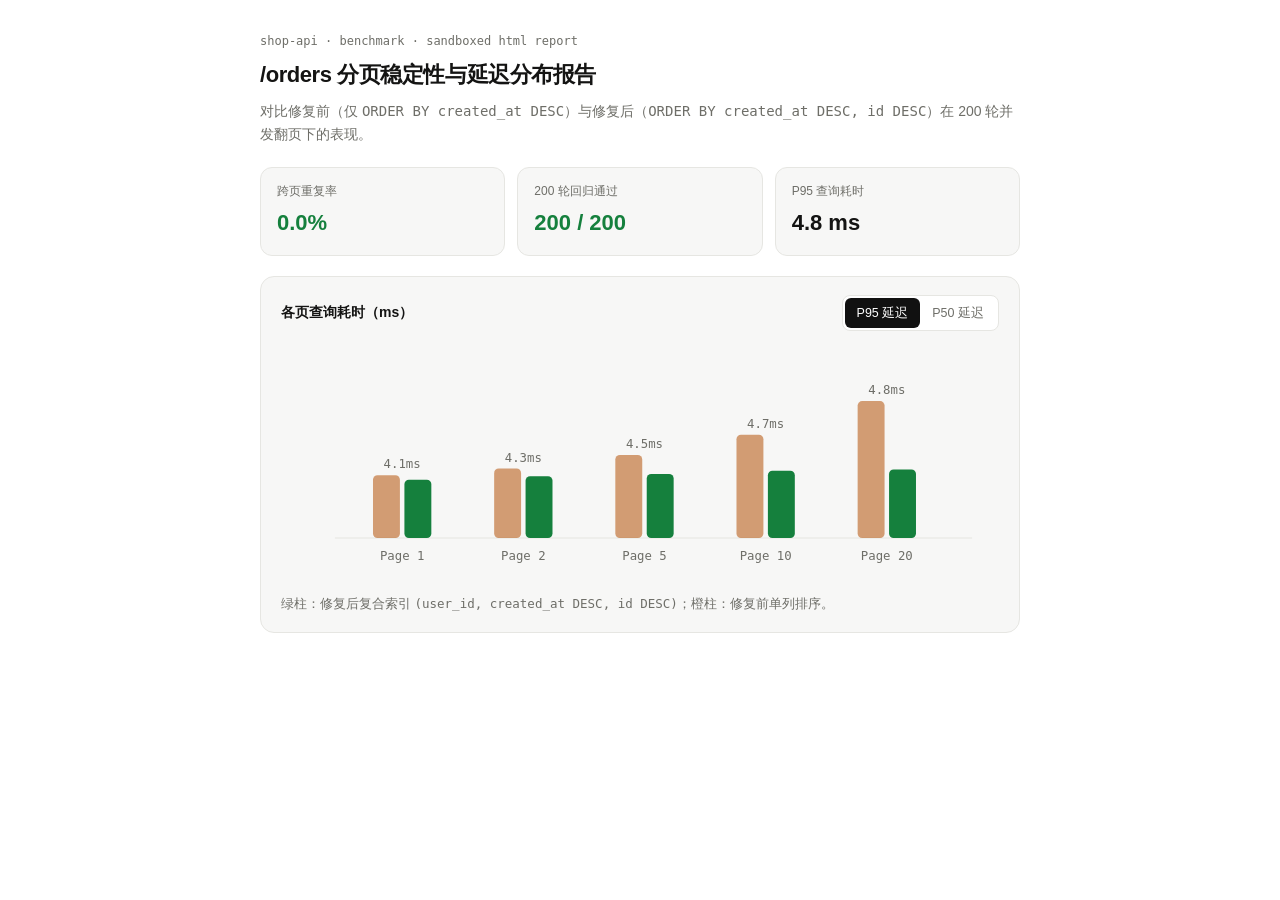
<file: docs/demo/bench-pagination.html>
<!doctype html>
<html lang="zh-CN">
<head>
  <meta charset="utf-8">
  <meta name="viewport" content="width=device-width, initial-scale=1">
  <title>shop-api · /orders 分页稳定性与延迟压测报告</title>
  <style>
    :root {
      --bg: #ffffff; --surface: #f7f7f6; --line: #e6e6e2;
      --fg: #141413; --muted: #6e6e68; --accent: #111111;
      --ok: #15803d; --warn: #b45309;
      color-scheme: light dark;
    }
    @media (prefers-color-scheme: dark) {
      :root:not([data-theme="light"]) {
        --bg: #111113; --surface: #151518; --line: #26262b;
        --fg: #ededeb; --muted: #9a9a93; --accent: #f2f2f0;
        --ok: #58c285; --warn: #dfa057;
      }
    }
    :root[data-theme="dark"] {
      --bg: #111113; --surface: #151518; --line: #26262b;
      --fg: #ededeb; --muted: #9a9a93; --accent: #f2f2f0;
      --ok: #58c285; --warn: #dfa057;
    }
    * { box-sizing: border-box; }
    body {
      margin: 0; padding: 32px 20px 48px; background: var(--bg); color: var(--fg);
      font: 14px/1.6 -apple-system, BlinkMacSystemFont, "Inter", "PingFang SC", sans-serif;
    }
    .wrap { max-width: 760px; margin: 0 auto; }
    .eyebrow { font-size: 12px; color: var(--muted); font-family: ui-monospace, SFMono-Regular, Menlo, monospace; }
    h1 { margin: 6px 0 8px; font-size: 22px; letter-spacing: -0.02em; }
    p.lead { margin: 0 0 22px; color: var(--muted); }
    .kpis { display: grid; grid-template-columns: repeat(auto-fit, minmax(160px, 1fr)); gap: 12px; margin-bottom: 20px; }
    .kpi { padding: 14px 16px; border: 1px solid var(--line); border-radius: 12px; background: var(--surface); }
    .kpi .k { font-size: 12px; color: var(--muted); }
    .kpi .v { margin-top: 4px; font-size: 22px; font-weight: 600; font-variant-numeric: tabular-nums; }
    .kpi .v.ok { color: var(--ok); }
    .card { padding: 18px 20px; border: 1px solid var(--line); border-radius: 14px; background: var(--surface); }
    .toolbar { display: flex; align-items: center; justify-content: space-between; gap: 12px; margin-bottom: 14px; flex-wrap: wrap; }
    .seg { display: inline-flex; padding: 2px; border-radius: 8px; border: 1px solid var(--line); background: var(--bg); }
    .seg button {
      border: 0; background: transparent; color: var(--muted); padding: 5px 12px; border-radius: 6px;
      font: inherit; font-size: 12.5px; cursor: pointer;
    }
    .seg button.on { background: var(--accent); color: var(--bg); font-weight: 500; }
    svg { width: 100%; height: auto; display: block; }
    .bar-before { fill: var(--warn); opacity: 0.55; }
    .bar-after { fill: var(--ok); }
    .axis { stroke: var(--line); stroke-width: 1; }
    .lbl { fill: var(--muted); font-size: 11px; font-family: ui-monospace, SFMono-Regular, monospace; }
    .note { margin-top: 14px; font-size: 12.5px; color: var(--muted); }
  </style>
</head>
<body>
  <div class="wrap">
    <div class="eyebrow">shop-api · benchmark · sandboxed html report</div>
    <h1>/orders 分页稳定性与延迟分布报告</h1>
    <p class="lead">对比修复前（仅 <code>ORDER BY created_at DESC</code>）与修复后（<code>ORDER BY created_at DESC, id DESC</code>）在 200 轮并发翻页下的表现。</p>

    <div class="kpis">
      <div class="kpi"><div class="k">跨页重复率</div><div class="v ok" id="kpi-dup">0.0%</div></div>
      <div class="kpi"><div class="k">200 轮回归通过</div><div class="v ok" id="kpi-pass">200 / 200</div></div>
      <div class="kpi"><div class="k">P95 查询耗时</div><div class="v" id="kpi-p95">4.8 ms</div></div>
    </div>

    <div class="card">
      <div class="toolbar">
        <strong>各页查询耗时（ms）</strong>
        <div class="seg" id="metric-seg">
          <button type="button" data-m="p95" class="on">P95 延迟</button>
          <button type="button" data-m="p50">P50 延迟</button>
        </div>
      </div>
      <svg viewBox="0 0 640 210" role="img" aria-label="各页延迟柱状对比图" id="chart"></svg>
      <div class="note">绿柱：修复后复合索引 <code>(user_id, created_at DESC, id DESC)</code>；橙柱：修复前单列排序。</div>
    </div>
  </div>
  <script>
    const DATA = {
      p95: [
        ["Page 1", 4.4, 4.1], ["Page 2", 4.9, 4.3], ["Page 5", 5.8, 4.5],
        ["Page 10", 7.2, 4.7], ["Page 20", 9.6, 4.8]
      ],
      p50: [
        ["Page 1", 1.9, 1.8], ["Page 2", 2.1, 1.9], ["Page 5", 2.6, 2.0],
        ["Page 10", 3.4, 2.1], ["Page 20", 4.5, 2.2]
      ]
    };
    const chart = document.getElementById("chart");
    function draw(mode) {
      const rows = DATA[mode], max = 11;
      let s = `<line class="axis" x1="48" y1="172" x2="616" y2="172"/>`;
      rows.forEach(([label, before, after], i) => {
        const x = 82 + i * 108;
        const hb = Math.round((before / max) * 140), ha = Math.round((after / max) * 140);
        s += `<rect class="bar-before" x="${x}" y="${172 - hb}" width="24" height="${hb}" rx="4"/>`;
        s += `<rect class="bar-after" x="${x + 28}" y="${172 - ha}" width="24" height="${ha}" rx="4"/>`;
        s += `<text class="lbl" x="${x + 26}" y="${172 - Math.max(hb, ha) - 6}" text-anchor="middle">${after}ms</text>`;
        s += `<text class="lbl" x="${x + 26}" y="192" text-anchor="middle">${label}</text>`;
      });
      chart.innerHTML = s;
      document.getElementById("kpi-p95").textContent = mode === "p95" ? "4.8 ms" : "2.2 ms";
    }
    document.getElementById("metric-seg").addEventListener("click", (e) => {
      const b = e.target.closest("button[data-m]");
      if (!b) return;
      document.querySelectorAll("#metric-seg button").forEach((x) => x.classList.toggle("on", x === b));
      draw(b.dataset.m);
    });
    draw("p95");
  </script>
</body>
</html>
</file>
